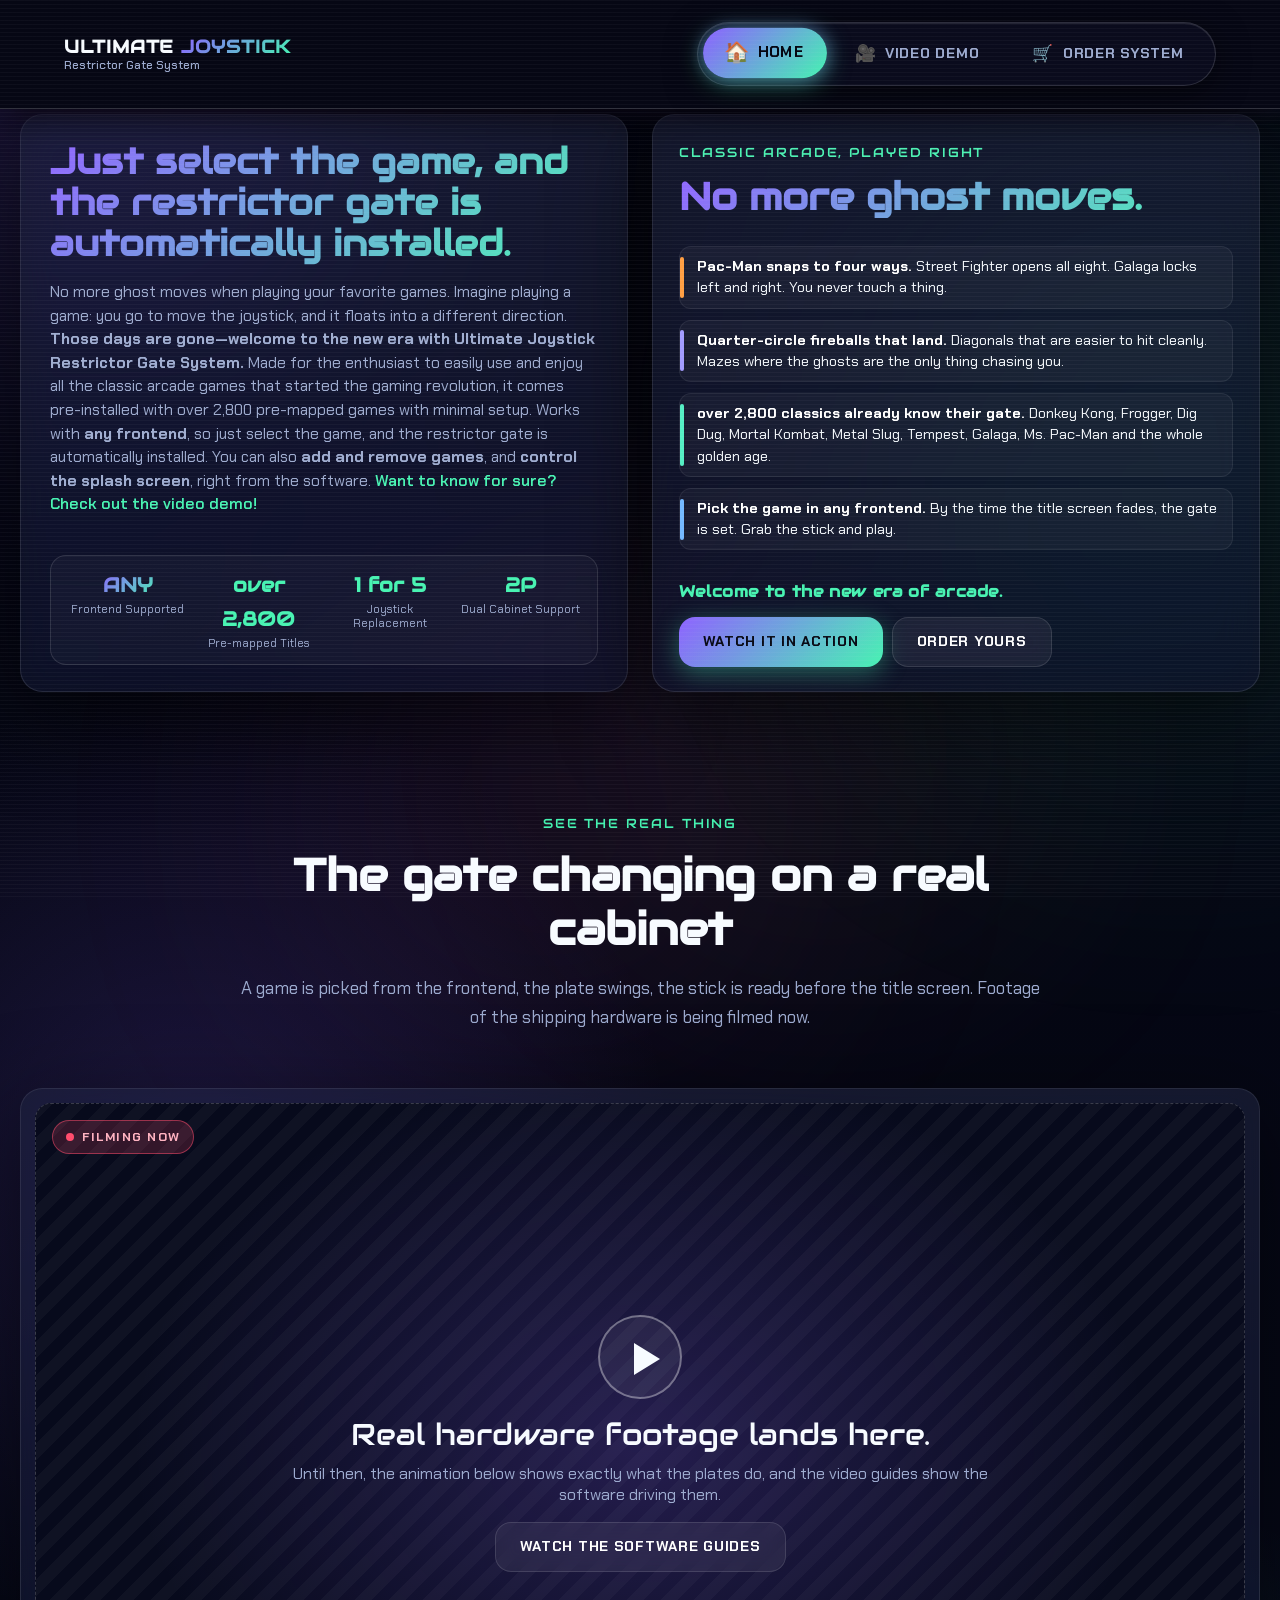
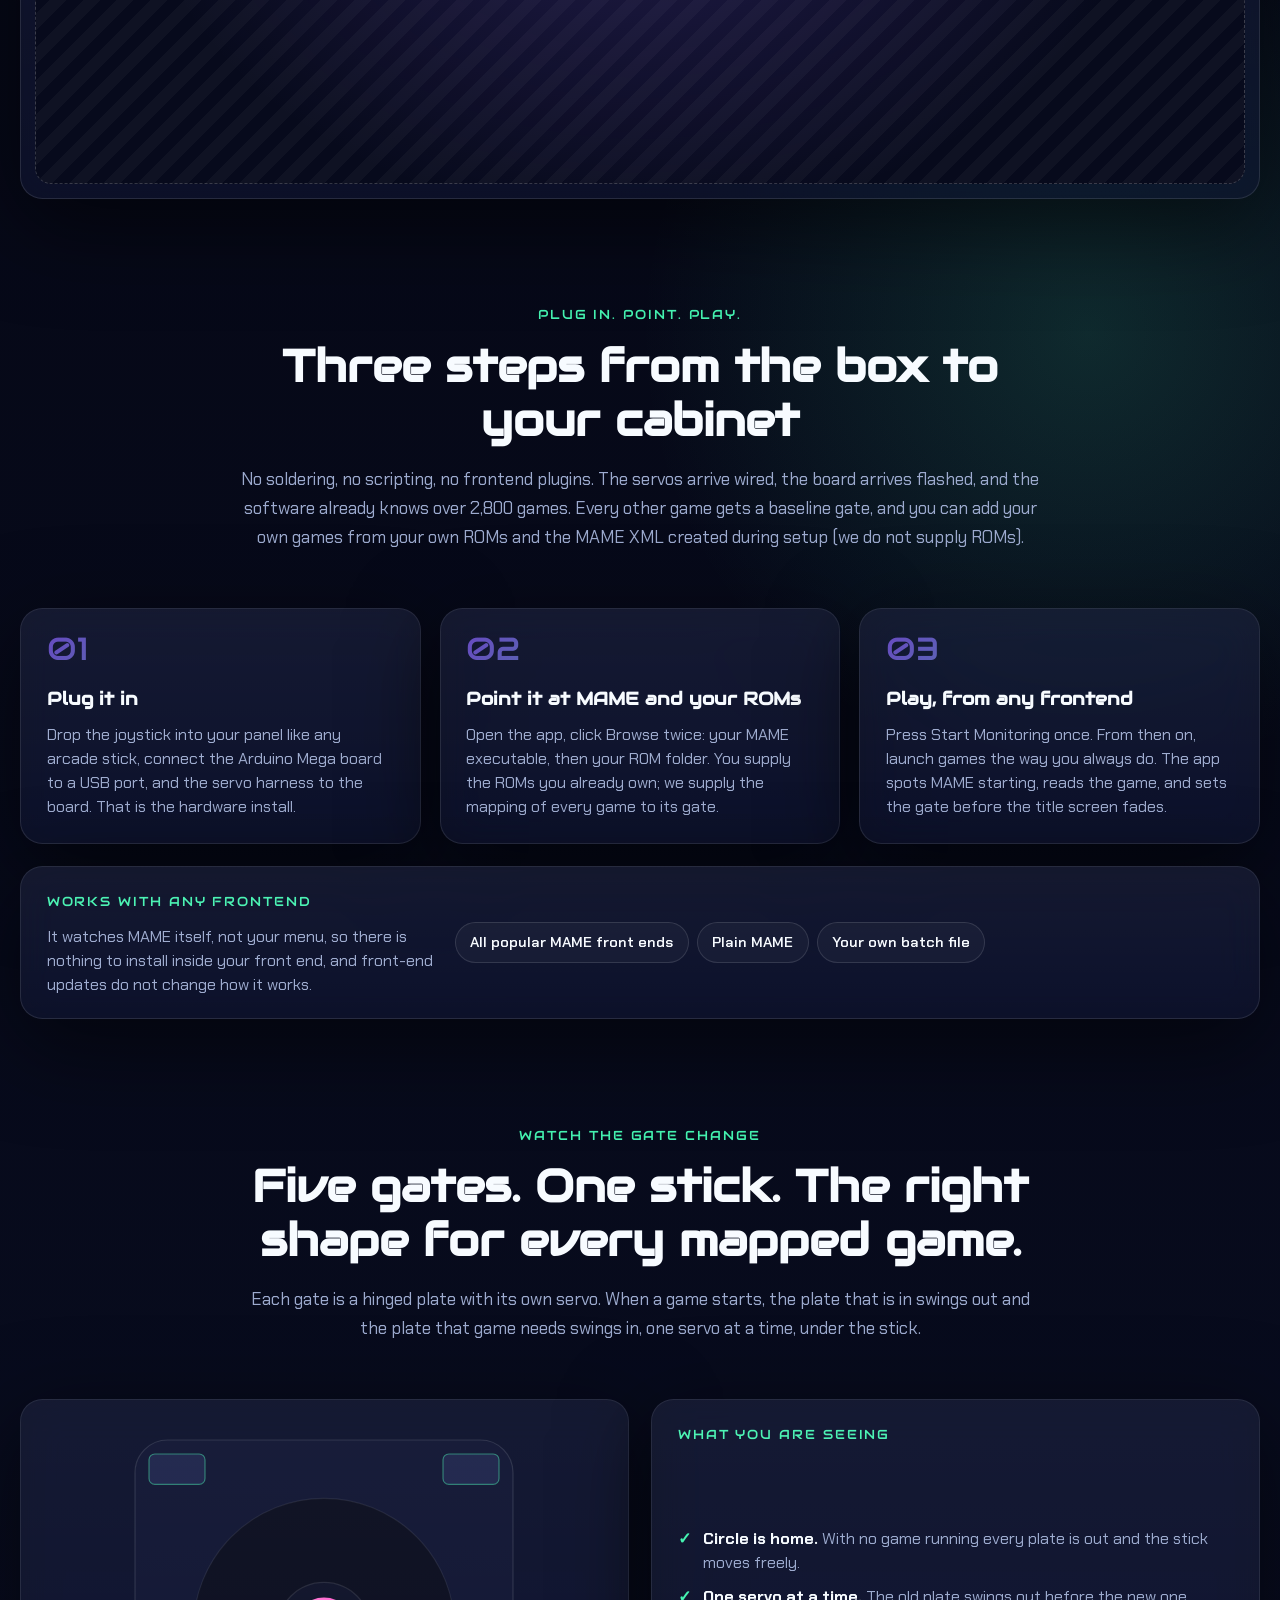
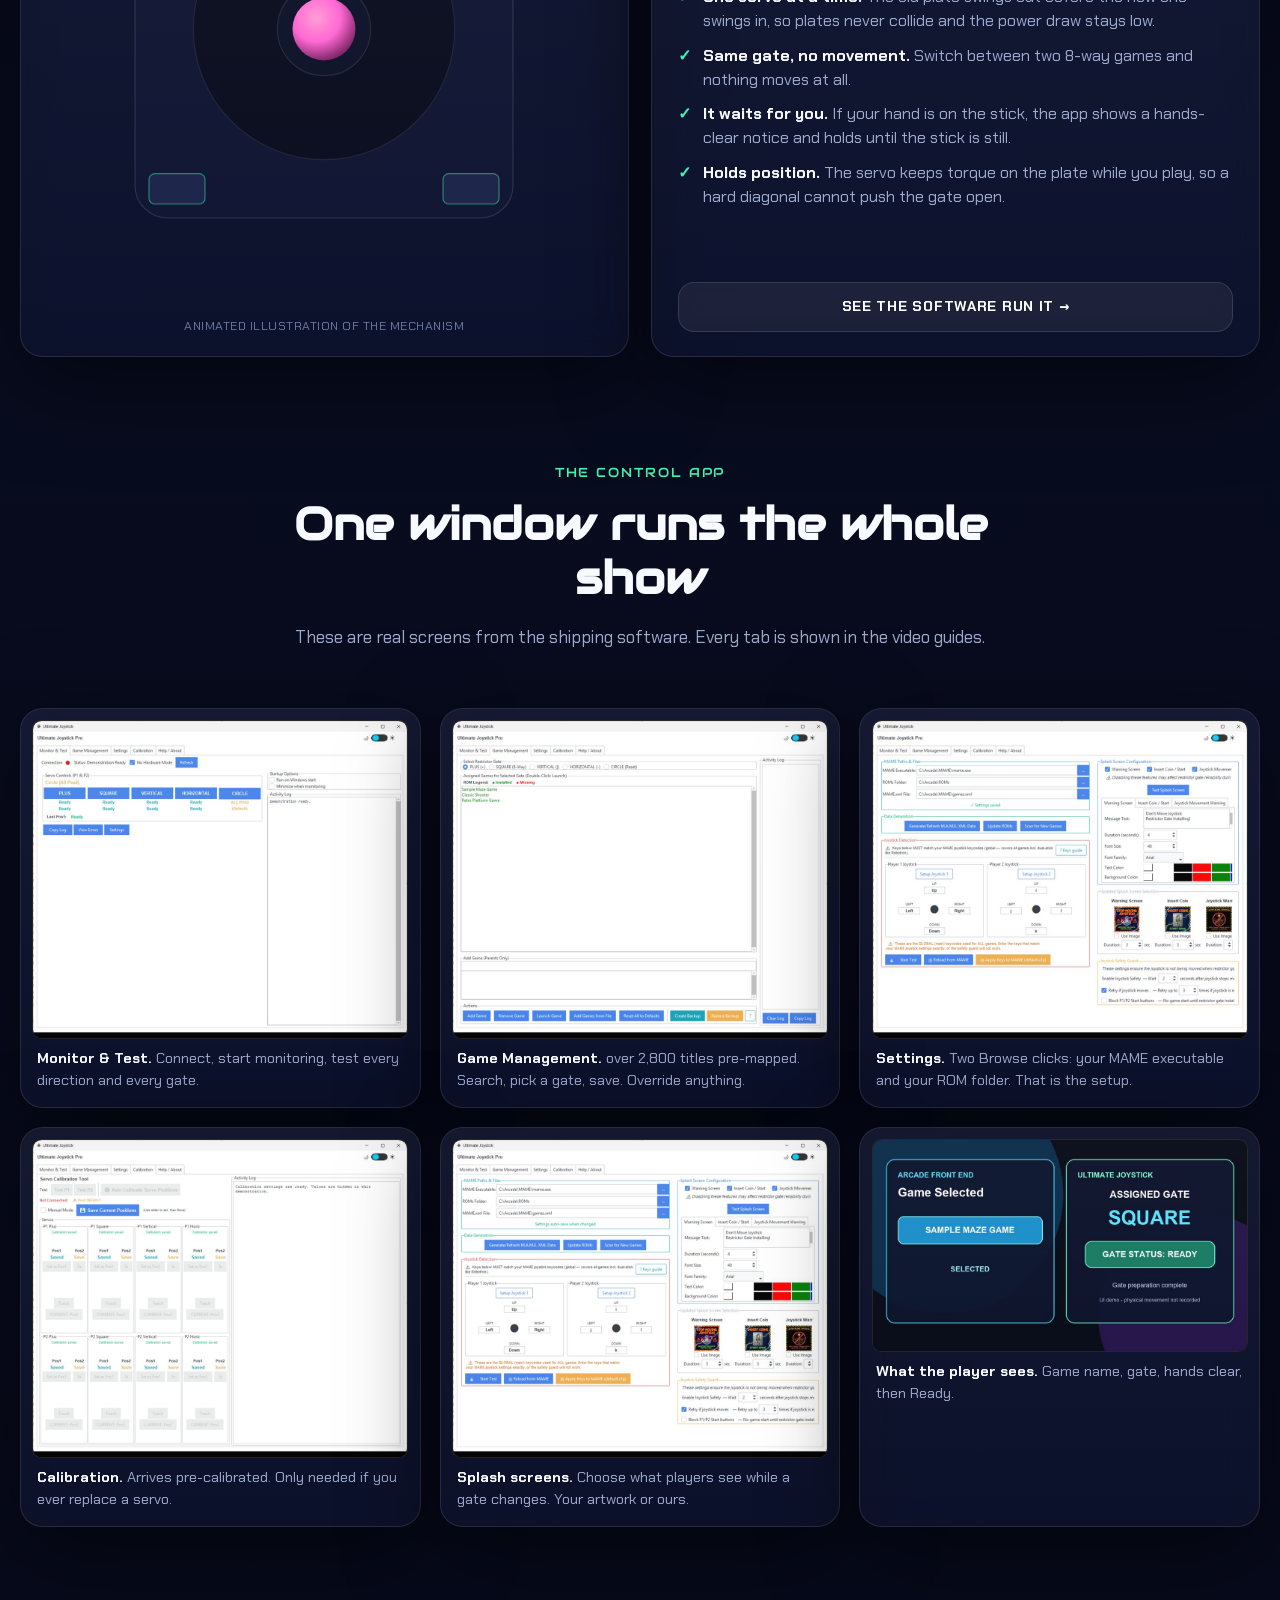
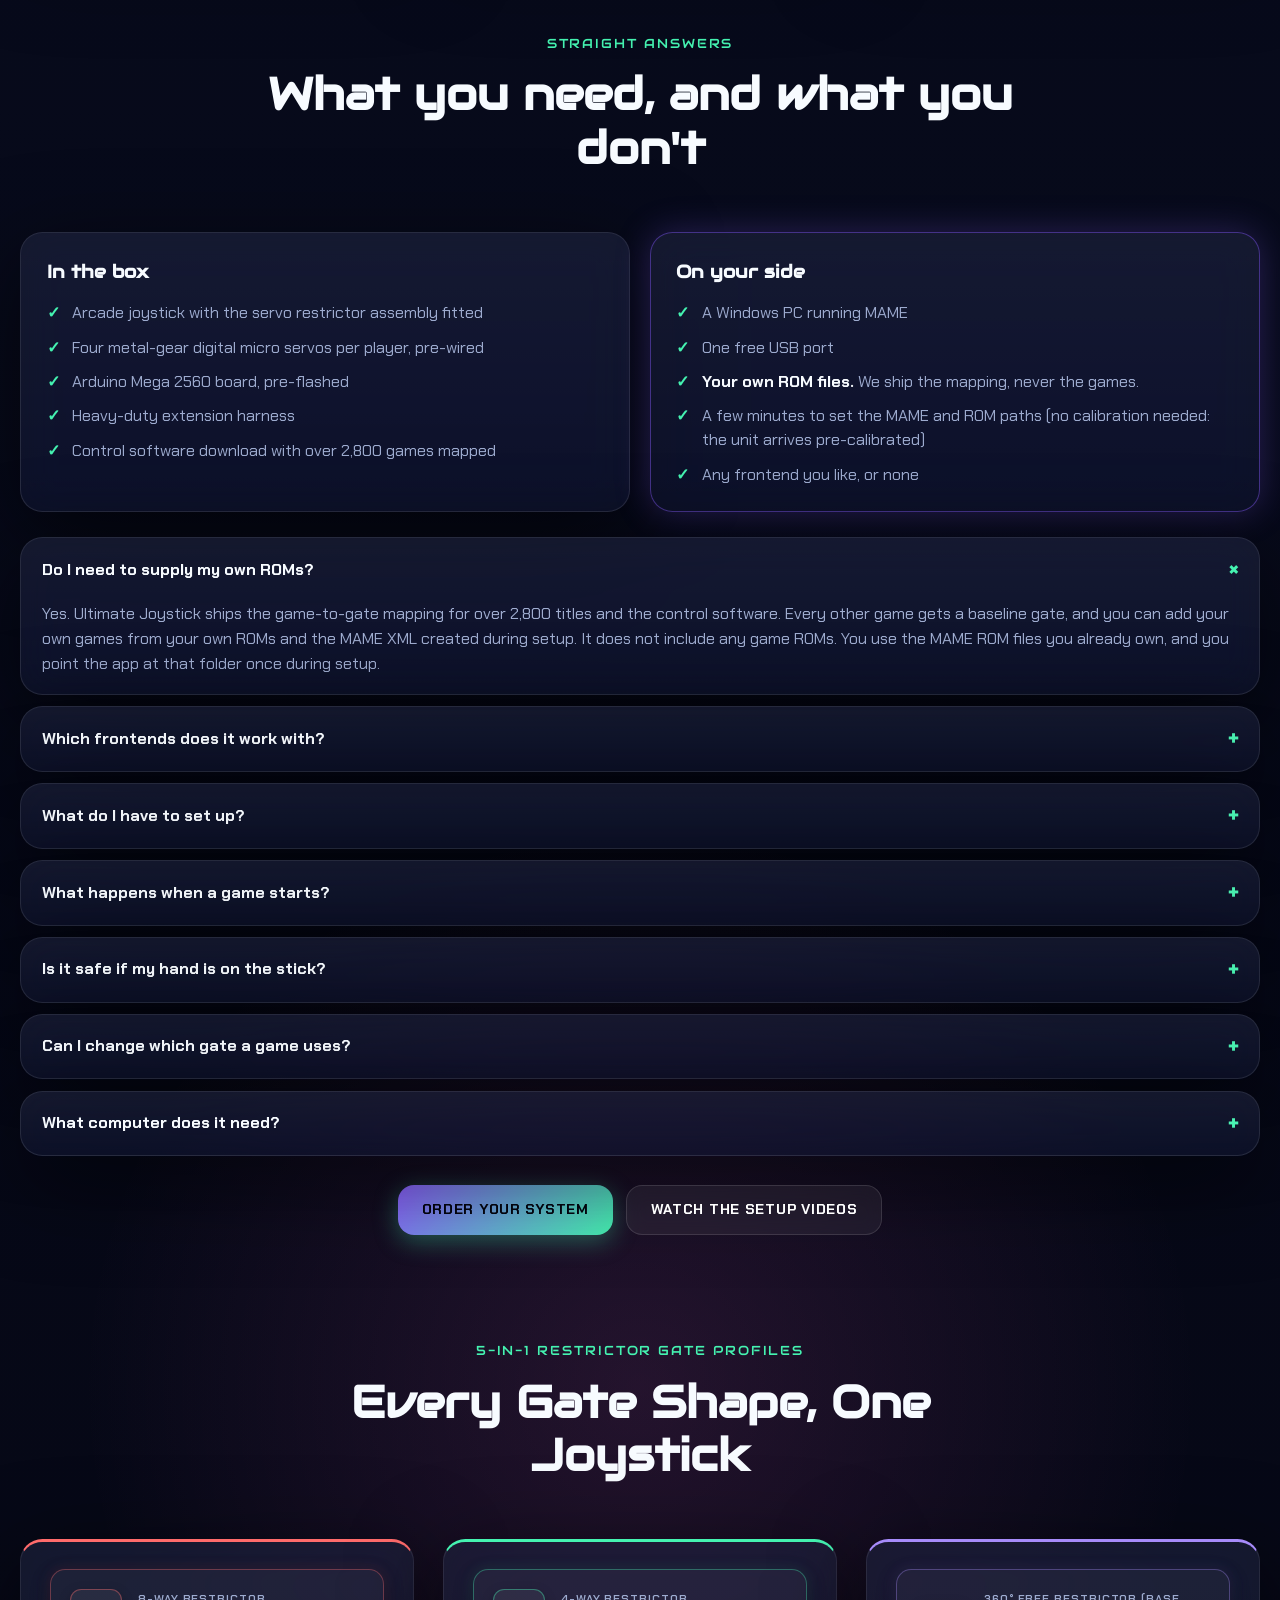
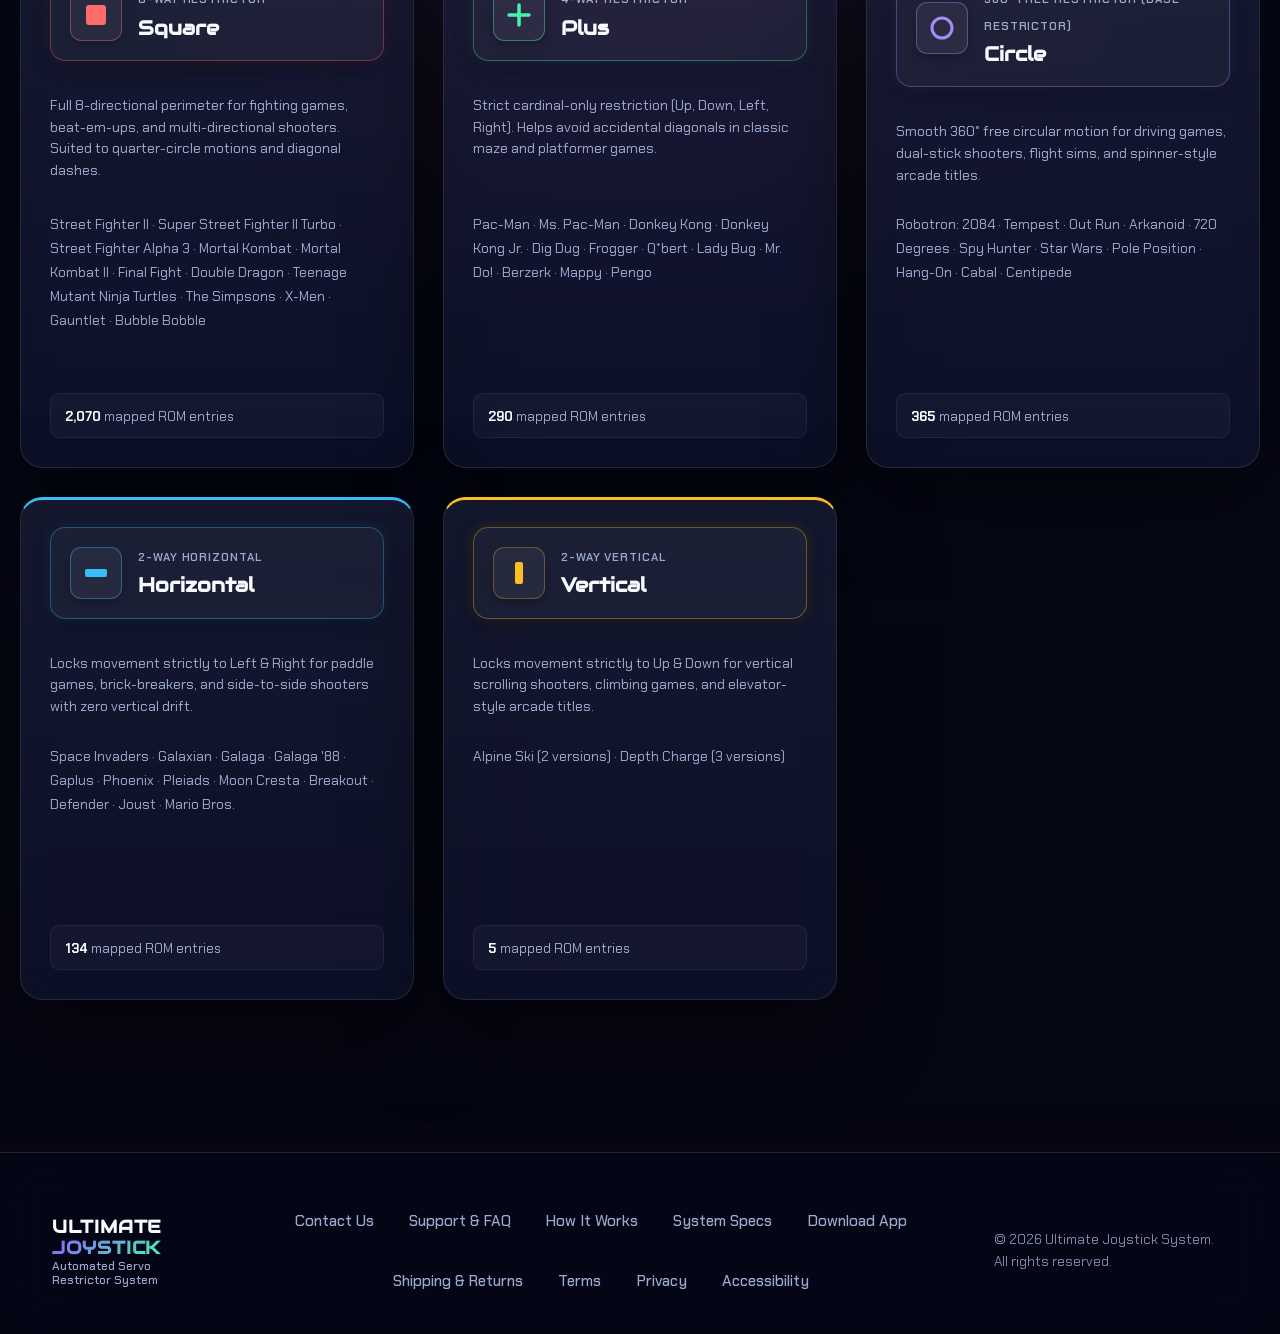
<file: index.html>
<!DOCTYPE html>
<html lang="en">
  <head>
    <meta charset="UTF-8" />
    <meta name="viewport" content="width=device-width, initial-scale=1, viewport-fit=cover" />
    <meta name="description" content="Automated restrictor gates for arcade joysticks: pick a game in any MAME front end and the right gate installs itself. Over 2,800 games pre-mapped." />
    <meta name="robots" content="index, follow, max-image-preview:large, max-video-preview:-1" />
    <meta name="theme-color" content="#060714" />
    <meta property="og:type" content="website" />
    <meta property="og:site_name" content="Ultimate Joystick" />
    <meta property="og:title" content="Ultimate Joystick | Automated Arcade Restrictor Gate System" />
    <meta property="og:description" content="Select the game and the correct restrictor gate installs itself. Automated servo gates for arcade joysticks, over 2,800 games pre-mapped, works with all popular MAME front ends." />
    <meta property="og:image" content="https://ultimatejoystick.com/assets/og/og-home.jpg" />
    <meta property="og:image:width" content="1200" />
    <meta property="og:image:height" content="630" />
    <meta property="og:image:alt" content="Ultimate Joystick: No more ghost moves. Automatic restrictor gate system for arcade joysticks." />
    <meta property="og:url" content="https://ultimatejoystick.com/" />
    <meta name="twitter:card" content="summary_large_image" />
    <meta name="twitter:title" content="Ultimate Joystick | Automated Arcade Restrictor Gate System" />
    <meta name="twitter:description" content="Select the game and the correct restrictor gate installs itself. over 2,800 arcade games pre-mapped." />
    <meta name="twitter:image" content="https://ultimatejoystick.com/assets/og/og-home.jpg" />
    <link rel="canonical" href="https://ultimatejoystick.com/" />
    <title>Ultimate Joystick | Automated Arcade Restrictor Gate System</title>
    <link rel="icon" href="./favicon.svg" type="image/svg+xml" />
    <link rel="icon" href="./favicon.ico" sizes="48x48" />
    <link rel="apple-touch-icon" href="./assets/icons/apple-touch-icon.png" />
    <link rel="manifest" href="./site.webmanifest" />
    <!-- ANALYTICS: paste the Cloudflare Web Analytics (or GA4) snippet here at go-live; see deploy/LAUNCH_READINESS_CHECKLIST.md -->
    <link rel="preconnect" href="https://fonts.googleapis.com" />
    <link rel="preconnect" href="https://fonts.gstatic.com" crossorigin />
    <link href="https://fonts.googleapis.com/css2?family=Audiowide&family=Chakra+Petch:ital,wght@0,400;0,500;0,600;0,700;1,400&display=swap" rel="stylesheet" />
    <link rel="stylesheet" href="./styles.css?v=5d33d1da" />
    <script src="./script.js?v=3404c69c" defer></script>
    <script type="application/ld+json">
      {
        "@context": "https://schema.org",
        "@graph": [
          {
            "@type": "Organization",
            "@id": "https://ultimatejoystick.com/#organization",
            "name": "Ultimate Joystick",
            "url": "https://ultimatejoystick.com/",
            "logo": "https://ultimatejoystick.com/favicon.svg",
            "email": "support@ultimatejoystick.com",
            "contactPoint": {
              "@type": "ContactPoint",
              "contactType": "customer support",
              "email": "support@ultimatejoystick.com",
              "availableLanguage": "English"
            }
          },
          {
            "@type": "WebSite",
            "@id": "https://ultimatejoystick.com/#website",
            "url": "https://ultimatejoystick.com/",
            "name": "Ultimate Joystick",
            "publisher": { "@id": "https://ultimatejoystick.com/#organization" }
          },
          {
            "@type": "Product",
            "@id": "https://ultimatejoystick.com/#product",
            "additionalProperty": [
              { "@type": "PropertyValue", "name": "Gate shapes", "value": "Plus (4-way), Square (8-way), Horizontal (2-way), Vertical (2-way), Circle (free); optional octagonal plate can be swapped in by the user" },
              { "@type": "PropertyValue", "name": "Pre-mapped games", "value": "over 2,800" },
              { "@type": "PropertyValue", "name": "ROMs included", "value": "No - use your own MAME ROM files" }
            ],
            "name": "Ultimate Joystick Restrictor Gate System",
            "description": "Automated servo-driven restrictor gate system for arcade joysticks. Select a game in any frontend and the matching 4-way (plus), 8-way (square), 2-way (horizontal or vertical) or circle gate installs itself. Ships assembled with joystick, servo restrictor assembly, wiring harness, Arduino Mega 2560 board and the control software with over 2,800 pre-mapped games.",
            "image": ["https://ultimatejoystick.com/assets/og/og-home.jpg", "https://ultimatejoystick.com/videos/ultimate-joystick/09-complete-start-to-finish.jpg"],
            "brand": { "@type": "Brand", "name": "Ultimate Joystick" },
            "category": "Arcade cabinet parts",
            "url": "https://ultimatejoystick.com/order.html",
            "offers": {
              "@type": "AggregateOffer",
              "priceCurrency": "USD",
              "lowPrice": "100",
              "highPrice": "200",
              "offerCount": 2,
              "availability": "https://schema.org/InStock",
              "url": "https://ultimatejoystick.com/order.html",
              "seller": { "@id": "https://ultimatejoystick.com/#organization" }
            }
          },
          {
            "@type": "FAQPage",
            "@id": "https://ultimatejoystick.com/#faq",
            "mainEntity": [
              {
                "@type": "Question",
                "name": "Do I need to supply my own ROMs?",
                "acceptedAnswer": {
                  "@type": "Answer",
                  "text": "Yes. Ultimate Joystick ships the game-to-gate mapping for over 2,800 titles and the control software. Every other game gets a baseline gate, and you can add your own games from your own ROMs and the MAME XML created during setup. It does not include any game ROMs. You use the MAME ROM files you already own, and you point the app at that folder once during setup."
                }
              },
              {
                "@type": "Question",
                "name": "Which frontends does it work with?",
                "acceptedAnswer": {
                  "@type": "Answer",
                  "text": "All popular MAME front ends are supported, as well as a batch file or MAME on its own. The app watches the MAME process itself, so there is nothing to install inside your frontend."
                }
              },
              {
                "@type": "Question",
                "name": "What do I have to set up?",
                "acceptedAnswer": {
                  "@type": "Answer",
                  "text": "Plug the controller into a USB port, open the app, click Browse to select your MAME executable and your ROM folder, and start monitoring. The servos arrive wired, the board arrives flashed and the unit arrives pre-calibrated, so there is no calibration step at setup. Calibration is only needed if you ever replace a servo."
                }
              },
              {
                "@type": "Question",
                "name": "What happens when a game starts?",
                "acceptedAnswer": {
                  "@type": "Answer",
                  "text": "The app recognises the game, looks up its gate, swings the current plate out and the new plate in, one servo at a time, and shows a full-screen notice while it moves. When nothing is running the stick rests on the free-circle gate."
                }
              },
              {
                "@type": "Question",
                "name": "Is it safe if my hand is on the stick?",
                "acceptedAnswer": {
                  "@type": "Answer",
                  "text": "The app will not move a plate while it sees the joystick being used. It shows a hands-clear notice, waits, retries, and if the stick is still being held it gives up with a visible message rather than fight you."
                }
              },
              {
                "@type": "Question",
                "name": "Can I change which gate a game uses?",
                "acceptedAnswer": {
                  "@type": "Answer",
                  "text": "Yes. Search the game in the Game Management tab, pick a gate shape, save. Every one of the pre-mapped titles can be overridden, and new games can be added the same way."
                }
              },
              {
                "@type": "Question",
                "name": "What computer does it need?",
                "acceptedAnswer": {
                  "@type": "Answer",
                  "text": "A Windows PC running MAME, one free USB port, and your ROM files. The control app is a single Windows program; no drivers beyond the standard USB-serial driver are needed."
                }
              }
            ]
          },
          {
            "@type": "BreadcrumbList",
            "itemListElement": [
              { "@type": "ListItem", "position": 1, "name": "Home", "item": "https://ultimatejoystick.com/" }
            ]
          }
        ]
      }
    </script>
  </head>
  <body>
    <a class="skip-link" href="#top">Skip to content</a>
    <!-- Ambient Background Lighting Orbs -->
    <div class="bg-shape shape-1" aria-hidden="true"></div>
    <div class="bg-shape shape-2" aria-hidden="true"></div>
    <div class="bg-shape shape-3" aria-hidden="true"></div>
    <div class="bg-shape shape-4" aria-hidden="true"></div>

    <div class="site-shell">
      <!-- Fixed Full-Width Site Header -->
      <header class="site-header">
        <a class="brand" href="./index.html">
          <span class="brand-copy">
            <strong>ULTIMATE <span class="gradient-text">JOYSTICK</span></strong>
            <span class="brand-sub">Restrictor Gate System</span>
          </span>
        </a>
        <nav class="site-nav" aria-label="Primary Navigation">
          <a href="./index.html" class="nav-link active"><span class="nav-icon">🏠</span> Home</a>
          <a href="./video_demo.html" class="nav-link"><span class="nav-icon">🎥</span> Video Demo</a>
          <a href="./order.html" class="nav-link"><span class="nav-icon">🛒</span> Order System</a>
        </nav>
      </header>

      <main id="top">
        <!-- Hero Section -->
        <section class="hero section">
          <div class="hero-copy glass-card">
            <div>
              <h1 class="hero-title">
                <span class="gradient-text">Just select the game, and the restrictor gate is automatically installed.</span>
              </h1>
              <p class="hero-lead">
                No more ghost moves when playing your favorite games. Imagine playing a game: you go to move the joystick, and it floats into a different direction. <strong>Those days are gone—welcome to the new era with Ultimate Joystick Restrictor Gate System.</strong> Made for the enthusiast to easily use and enjoy all the classic arcade games that started the gaming revolution, it comes pre-installed with over 2,800 pre-mapped games with minimal setup. Works with <strong>any frontend</strong>, so just select the game, and the restrictor gate is automatically installed. You can also <strong>add and remove games</strong>, and <strong>control the splash screen</strong>, right from the software. <em style="color: var(--accent-secondary); font-style: normal; font-weight: 600;">Want to know for sure? Check out the video demo!</em>
              </p>
            </div>

            <!-- Stat Signals Bar -->
            <div class="hero-signals" aria-label="Product signals and capabilities">
              <div class="signal-card">
                <span class="signal-value gradient-text">ANY</span>
                <span class="signal-label">Frontend Supported</span>
              </div>
              <div class="signal-card">
                <span class="signal-value">over 2,800</span>
                <span class="signal-label">Pre-mapped Titles</span>
              </div>
              <div class="signal-card">
                <span class="signal-value">1 for 5</span>
                <span class="signal-label">Joystick Replacement</span>
              </div>
              <div class="signal-card">
                <span class="signal-value">2P</span>
                <span class="signal-label">Dual Cabinet Support</span>
              </div>
            </div>
          </div>

          <!-- Hook panel: why this exists, in the player's words -->
          <aside class="hero-interactive-dock">
            <div class="hero-hooks glass-card" aria-labelledby="hero-hooks-title">
              <div class="hero-hooks-header">
                <span class="eyebrow">Classic Arcade, Played Right</span>
                <h2 id="hero-hooks-title" class="gradient-text">No more ghost moves.</h2>
              </div>
              <ul class="hero-hooks-list">
                <li class="hook hook-plus">
                  <strong>Pac-Man snaps to four ways.</strong> Street Fighter opens all eight. Galaga locks left and right. You never touch a thing.
                </li>
                <li class="hook hook-square">
                  <strong>Quarter-circle fireballs that land.</strong> Diagonals that are easier to hit cleanly. Mazes where the ghosts are the only thing chasing you.
                </li>
                <li class="hook hook-circle">
                  <strong>over 2,800 classics already know their gate.</strong> Donkey Kong, Frogger, Dig Dug, Mortal Kombat, Metal Slug, Tempest, Galaga, Ms. Pac-Man and the whole golden age.
                </li>
                <li class="hook hook-vertical">
                  <strong>Pick the game in any frontend.</strong> By the time the title screen fades, the gate is set. Grab the stick and play.
                </li>
              </ul>
              <div class="hero-hooks-footer">
                <span class="hero-hooks-tag">Welcome to the new era of arcade.</span>
                <div class="hero-hooks-actions">
                  <a class="button button-primary button-glow" href="./video_demo.html">Watch it in action</a>
                  <a class="button button-secondary button-glow" href="./order.html">Order yours</a>
                </div>
              </div>
            </div>
          </aside>
        </section>



        <!-- Reserved: real hardware footage. Drop the clip at videos/hardware/gate-change.mp4 (+ .jpg poster)
             and replace the .video-slot-placeholder block with:
             <video class="video-slot-player" controls playsinline preload="metadata" poster="./videos/hardware/gate-change.jpg" width="1280" height="720">
               <source src="./videos/hardware/gate-change.mp4" type="video/mp4" />
             </video>
             then add a VideoObject for it to the JSON-LD graph. -->
        <section id="see-the-real-thing" class="section section-video-slot">
          <div class="section-heading">
            <span class="eyebrow">See The Real Thing</span>
            <h2>The gate changing on a real cabinet</h2>
            <p>A game is picked from the frontend, the plate swings, the stick is ready before the title screen. Footage of the shipping hardware is being filmed now.</p>
          </div>
          <div class="video-slot glass-card">
            <div class="video-slot-placeholder" role="group" aria-label="Video of the physical joystick changing its restrictor gate, being filmed">
              <div class="video-slot-badge">Filming now</div>
              <div class="video-slot-play" aria-hidden="true"></div>
              <p class="video-slot-text">Real hardware footage lands here.<br /><span>Until then, the animation below shows exactly what the plates do, and the video guides show the software driving them.</span></p>
              <a class="button button-secondary button-glow" href="./video_demo.html">Watch the software guides</a>
            </div>
          </div>
        </section>

        <!-- How it works -->
        <section id="how-it-works" class="section">
          <div class="section-heading">
            <span class="eyebrow">Plug In. Point. Play.</span>
            <h2>Three steps from the box to your cabinet</h2>
            <p>No soldering, no scripting, no frontend plugins. The servos arrive wired, the board arrives flashed, and the software already knows over 2,800 games. Every other game gets a baseline gate, and you can add your own games from your own ROMs and the MAME XML created during setup (we do not supply ROMs).</p>
          </div>
          <div class="steps-grid">
            <article class="step-card glass-card">
              <span class="step-num">01</span>
              <h3>Plug it in</h3>
              <p>Drop the joystick into your panel like any arcade stick, connect the Arduino Mega board to a USB port, and the servo harness to the board. That is the hardware install.</p>
            </article>
            <article class="step-card glass-card">
              <span class="step-num">02</span>
              <h3>Point it at MAME and your ROMs</h3>
              <p>Open the app, click Browse twice: your MAME executable, then your ROM folder. You supply the ROMs you already own; we supply the mapping of every game to its gate.</p>
            </article>
            <article class="step-card glass-card">
              <span class="step-num">03</span>
              <h3>Play, from any frontend</h3>
              <p>Press Start Monitoring once. From then on, launch games the way you always do. The app spots MAME starting, reads the game, and sets the gate before the title screen fades.</p>
            </article>
          </div>
          <div class="frontend-strip glass-card" aria-label="Frontends that work with Ultimate Joystick">
            <div class="frontend-strip-copy">
              <span class="eyebrow">Works With Any Frontend</span>
              <p>It watches MAME itself, not your menu, so there is nothing to install inside your front end, and front-end updates do not change how it works.</p>
            </div>
            <ul class="frontend-pills">
              <li>All popular MAME front ends</li><li>Plain MAME</li><li>Your own batch file</li>
            </ul>
          </div>
        </section>

        <!-- Animated gate demo -->
        <section id="see-it-move" class="section">
          <div class="section-heading">
            <span class="eyebrow">Watch The Gate Change</span>
            <h2>Five gates. One stick. The right shape for every mapped game.</h2>
            <p>Each gate is a hinged plate with its own servo. When a game starts, the plate that is in swings out and the plate that game needs swings in, one servo at a time, under the stick.</p>
          </div>
          <div class="gate-demo-grid">
            <figure class="gate-demo glass-card" aria-describedby="gate-demo-caption">
              <svg class="gate-demo-svg" viewBox="0 0 360 360" role="img" aria-label="Top-down view of the joystick: restrictor plates swinging in and out as games change">
                <defs>
                  <radialGradient id="ballGrad" cx="38%" cy="32%" r="70%">
                    <stop offset="0%" stop-color="#ff9ad5" />
                    <stop offset="55%" stop-color="#ff63d1" />
                    <stop offset="100%" stop-color="#7a1f63" />
                  </radialGradient>
                  <linearGradient id="plateGrad" x1="0" y1="0" x2="1" y2="1">
                    <stop offset="0%" stop-color="#2a3566" />
                    <stop offset="100%" stop-color="#141a3a" />
                  </linearGradient>
                </defs>
                <!-- base plate -->
                <rect x="18" y="18" width="324" height="324" rx="28" fill="#0d1230" stroke="rgba(255,255,255,0.12)" />
                <circle cx="180" cy="180" r="112" fill="#070a1c" stroke="rgba(255,255,255,0.08)" />
                <g fill="#2f3a6a"><circle cx="44" cy="44" r="7"/><circle cx="316" cy="44" r="7"/><circle cx="44" cy="316" r="7"/><circle cx="316" cy="316" r="7"/></g>
                <!-- servo bodies at the corners -->
                <g class="servo"><rect x="30" y="30" width="48" height="26" rx="5"/><rect x="30" y="30" width="48" height="26" rx="5" fill="none" stroke="rgba(69,243,177,0.45)"/></g>
                <g class="servo"><rect x="282" y="30" width="48" height="26" rx="5"/><rect x="282" y="30" width="48" height="26" rx="5" fill="none" stroke="rgba(69,243,177,0.45)"/></g>
                <g class="servo"><rect x="30" y="304" width="48" height="26" rx="5"/><rect x="30" y="304" width="48" height="26" rx="5" fill="none" stroke="rgba(69,243,177,0.45)"/></g>
                <g class="servo"><rect x="282" y="304" width="48" height="26" rx="5"/><rect x="282" y="304" width="48" height="26" rx="5" fill="none" stroke="rgba(69,243,177,0.45)"/></g>
                <!-- plates (pivot at the servo in each corner) -->
                <g class="plate plate-plus"><path fill="url(#plateGrad)" stroke="#8c61ff" stroke-width="2" fill-rule="evenodd" d="M95 95 H265 V265 H95 Z M158 116 H202 V158 H244 V202 H202 V244 H158 V202 H116 V158 H158 Z" /></g>
                <g class="plate plate-square"><path fill="url(#plateGrad)" stroke="#a29bfe" stroke-width="2" fill-rule="evenodd" d="M95 95 H265 V265 H95 Z M116 116 H244 V244 H116 Z" /></g>
                <g class="plate plate-horizontal"><path fill="url(#plateGrad)" stroke="#ffd76d" stroke-width="2" fill-rule="evenodd" d="M95 95 H265 V265 H95 Z M116 160 H244 V200 H116 Z" /></g>
                <g class="plate plate-vertical"><path fill="url(#plateGrad)" stroke="#74b9ff" stroke-width="2" fill-rule="evenodd" d="M95 95 H265 V265 H95 Z M160 116 H200 V244 H160 Z" /></g>
                <!-- shaft and ball top -->
                <circle cx="180" cy="180" r="40" fill="#0b0f26" stroke="rgba(255,255,255,0.1)" />
                <circle cx="180" cy="180" r="13" fill="#3d4a7e" />
                <circle class="ball" cx="180" cy="180" r="27" fill="url(#ballGrad)" />
              </svg>
              <figcaption id="gate-demo-caption" class="gate-demo-caption">
                <span class="gate-label gate-label-circle"><strong>CIRCLE</strong> free 360&deg; &middot; nothing running, Tempest, Spy Hunter, Marble Madness</span>
                <span class="gate-label gate-label-plus"><strong>PLUS</strong> 4-way &middot; Pac-Man, Donkey Kong, Frogger</span>
                <span class="gate-label gate-label-square"><strong>SQUARE</strong> 8-way &middot; Street Fighter II, Metal Slug, Mortal Kombat</span>
                <span class="gate-label gate-label-horizontal"><strong>HORIZONTAL</strong> 2-way &middot; Galaga, Space Invaders, Arkanoid</span>
                <span class="gate-label gate-label-vertical"><strong>VERTICAL</strong> 2-way &middot; Depth Charge, Alpine Ski</span>
              </figcaption>
              <span class="gate-demo-note">Animated illustration of the mechanism</span>
            </figure>
            <div class="gate-demo-copy glass-card">
              <span class="eyebrow">What You Are Seeing</span>
              <ul class="checklist">
                <li><strong>Circle is home.</strong> With no game running every plate is out and the stick moves freely.</li>
                <li><strong>One servo at a time.</strong> The old plate swings out before the new one swings in, so plates never collide and the power draw stays low.</li>
                <li><strong>Same gate, no movement.</strong> Switch between two 8-way games and nothing moves at all.</li>
                <li><strong>It waits for you.</strong> If your hand is on the stick, the app shows a hands-clear notice and holds until the stick is still.</li>
                <li><strong>Holds position.</strong> The servo keeps torque on the plate while you play, so a hard diagonal cannot push the gate open.</li>
              </ul>
              <a class="button button-secondary button-glow" href="./video_demo.html">See the software run it &rarr;</a>
            </div>
          </div>
        </section>

        <!-- The control app -->
        <section id="interface" class="section">
          <div class="section-heading">
            <span class="eyebrow">The Control App</span>
            <h2>One window runs the whole show</h2>
            <p>These are real screens from the shipping software. Every tab is shown in the video guides.</p>
          </div>
          <div class="app-gallery">
            <figure class="app-shot glass-card">
              <a href="./assets/app/monitor-and-test.jpg"><img src="./assets/app/monitor-and-test.jpg" width="1000" height="846" loading="lazy" alt="Monitor and Test tab: connection status, Start Monitoring, joystick direction indicators and the five gate test buttons" /></a>
              <figcaption><strong>Monitor &amp; Test.</strong> Connect, start monitoring, test every direction and every gate.</figcaption>
            </figure>
            <figure class="app-shot glass-card">
              <a href="./assets/app/game-management.jpg"><img src="./assets/app/game-management.jpg" width="1000" height="846" loading="lazy" alt="Game Management tab: search field, game list with assigned gates, and gate selector" /></a>
              <figcaption><strong>Game Management.</strong> over 2,800 titles pre-mapped. Search, pick a gate, save. Override anything.</figcaption>
            </figure>
            <figure class="app-shot glass-card">
              <a href="./assets/app/settings-paths.jpg"><img src="./assets/app/settings-paths.jpg" width="1000" height="846" loading="lazy" alt="Settings tab: Browse buttons for the MAME executable and the ROM folder" /></a>
              <figcaption><strong>Settings.</strong> Two Browse clicks: your MAME executable and your ROM folder. That is the setup.</figcaption>
            </figure>
            <figure class="app-shot glass-card">
              <a href="./assets/app/calibration.jpg"><img src="./assets/app/calibration.jpg" width="1000" height="846" loading="lazy" alt="Calibration tab, used only after a servo replacement: per-servo teach buttons for the engaged and released positions" /></a>
              <figcaption><strong>Calibration.</strong> Arrives pre-calibrated. Only needed if you ever replace a servo.</figcaption>
            </figure>
            <figure class="app-shot glass-card">
              <a href="./assets/app/splash-settings.jpg"><img src="./assets/app/splash-settings.jpg" width="1000" height="846" loading="lazy" alt="Splash screen settings: enable, choose image or text, preview" /></a>
              <figcaption><strong>Splash screens.</strong> Choose what players see while a gate changes. Your artwork or ours.</figcaption>
            </figure>
            <figure class="app-shot glass-card">
              <a href="./assets/app/gate-splash.jpg"><img src="./assets/app/gate-splash.jpg" width="1000" height="562" loading="lazy" alt="Full-screen splash naming the selected game and its assigned gate while the plate moves" /></a>
              <figcaption><strong>What the player sees.</strong> Game name, gate, hands clear, then Ready.</figcaption>
            </figure>
          </div>
        </section>

        <!-- What you need + FAQ -->
        <section id="requirements" class="section">
          <div class="section-heading">
            <span class="eyebrow">Straight Answers</span>
            <h2>What you need, and what you don't</h2>
          </div>
          <div class="needs-grid">
            <article class="needs-card glass-card">
              <h3>In the box</h3>
              <ul class="checklist">
                <li>Arcade joystick with the servo restrictor assembly fitted</li>
                <li>Four metal-gear digital micro servos per player, pre-wired</li>
                <li>Arduino Mega 2560 board, pre-flashed</li>
                <li>Heavy-duty extension harness</li>
                <li>Control software download with over 2,800 games mapped</li>
              </ul>
            </article>
            <article class="needs-card glass-card needs-card-accent">
              <h3>On your side</h3>
              <ul class="checklist">
                <li>A Windows PC running MAME</li>
                <li>One free USB port</li>
                <li><strong>Your own ROM files.</strong> We ship the mapping, never the games.</li>
                <li>A few minutes to set the MAME and ROM paths (no calibration needed: the unit arrives pre-calibrated)</li>
                <li>Any frontend you like, or none</li>
              </ul>
            </article>
          </div>
          <div id="faq" class="faq-list">
            <details class="faq-item glass-card" open>
              <summary>Do I need to supply my own ROMs?</summary>
              <p>Yes. Ultimate Joystick ships the game-to-gate mapping for over 2,800 titles and the control software. Every other game gets a baseline gate, and you can add your own games from your own ROMs and the MAME XML created during setup. It does not include any game ROMs. You use the MAME ROM files you already own, and you point the app at that folder once during setup.</p>
            </details>
            <details class="faq-item glass-card">
              <summary>Which frontends does it work with?</summary>
              <p>All popular MAME front ends are supported, as well as a batch file or MAME on its own. The app watches the MAME process itself, so there is nothing to install inside your frontend.</p>
            </details>
            <details class="faq-item glass-card">
              <summary>What do I have to set up?</summary>
              <p>Plug the controller into a USB port, open the app, click Browse to select your MAME executable and your ROM folder, and start monitoring. The servos arrive wired, the board arrives flashed and the unit arrives pre-calibrated, so there is no calibration step at setup. Calibration is only needed if you ever replace a servo.</p>
            </details>
            <details class="faq-item glass-card">
              <summary>What happens when a game starts?</summary>
              <p>The app recognises the game, looks up its gate, swings the current plate out and the new plate in, one servo at a time, and shows a full-screen notice while it moves. When nothing is running the stick rests on the free-circle gate.</p>
            </details>
            <details class="faq-item glass-card">
              <summary>Is it safe if my hand is on the stick?</summary>
              <p>The app will not move a plate while it sees the joystick being used. It shows a hands-clear notice, waits, retries, and if the stick is still being held it gives up with a visible message rather than fight you.</p>
            </details>
            <details class="faq-item glass-card">
              <summary>Can I change which gate a game uses?</summary>
              <p>Yes. Search the game in the Game Management tab, pick a gate shape, save. Every one of the pre-mapped titles can be overridden, and new games can be added the same way.</p>
            </details>
            <details class="faq-item glass-card">
              <summary>What computer does it need?</summary>
              <p>A Windows PC running MAME, one free USB port, and your ROM files. The control app is a single Windows program; no drivers beyond the standard USB-serial driver are needed.</p>
            </details>
          </div>
          <div class="section-cta">
            <a class="button button-primary button-glow" href="./order.html">Order your system</a>
            <a class="button button-secondary button-glow" href="./video_demo.html">Watch the setup videos</a>
          </div>
        </section>

        <!-- 5 Restrictor Gate Showcase -->
        <section id="gates" class="section">
          <div class="section-heading">
            <span class="eyebrow">5-in-1 Restrictor Gate Profiles</span>
            <h2>Every Gate Shape, One Joystick</h2>
          </div>

          <div class="gate-grid">
            <!-- SQUARE (8-Way) -->
            <article class="gate-showcase-card glass-card accent-square">
              <div class="gate-card-header">
                <div class="gate-icon-box">
                  <svg width="28" height="28" viewBox="0 0 28 28" fill="currentColor"><rect x="4" y="4" width="20" height="20" rx="3"/></svg>
                </div>
                <div>
                  <span class="gate-tag">8-Way Restrictor</span>
                  <h3>Square</h3>
                </div>
              </div>
              <p class="gate-card-desc">Full 8-directional perimeter for fighting games, beat-em-ups, and multi-directional shooters. Suited to quarter-circle motions and diagonal dashes.</p>
              <div class="gate-game-list" tabindex="0" role="region" aria-label="Square gate games">
                Street Fighter II · Super Street Fighter II Turbo · Street Fighter Alpha 3 · Mortal Kombat · Mortal Kombat II · Final Fight · Double Dragon · Teenage Mutant Ninja Turtles · The Simpsons · X-Men · Gauntlet · Bubble Bobble
              </div>
              <div class="gate-card-footer"><strong>2,070</strong> mapped ROM entries</div>
            </article>

            <!-- PLUS (4-Way) -->
            <article class="gate-showcase-card glass-card accent-plus">
              <div class="gate-card-header">
                <div class="gate-icon-box">
                  <svg width="28" height="28" viewBox="0 0 28 28" fill="none" stroke="currentColor" stroke-width="3.5" stroke-linecap="round"><line x1="14" y1="4" x2="14" y2="24"/><line x1="4" y1="14" x2="24" y2="14"/></svg>
                </div>
                <div>
                  <span class="gate-tag">4-Way Restrictor</span>
                  <h3>Plus</h3>
                </div>
              </div>
              <p class="gate-card-desc">Strict cardinal-only restriction (Up, Down, Left, Right). Helps avoid accidental diagonals in classic maze and platformer games.</p>
              <div class="gate-game-list" tabindex="0" role="region" aria-label="Plus gate games">
                Pac-Man · Ms. Pac-Man · Donkey Kong · Donkey Kong Jr. · Dig Dug · Frogger · Q*bert · Lady Bug · Mr. Do! · Berzerk · Mappy · Pengo
              </div>
              <div class="gate-card-footer"><strong>290</strong> mapped ROM entries</div>
            </article>

            <!-- CIRCLE (360° Free) -->
            <article class="gate-showcase-card glass-card accent-circle">
              <div class="gate-card-header">
                <div class="gate-icon-box">
                  <svg width="28" height="28" viewBox="0 0 28 28" fill="none" stroke="currentColor" stroke-width="3"><circle cx="14" cy="14" r="10"/></svg>
                </div>
                <div>
                  <span class="gate-tag">360° Free Restrictor (Base Restrictor)</span>
                  <h3>Circle</h3>
                </div>
              </div>
              <p class="gate-card-desc">Smooth 360° free circular motion for driving games, dual-stick shooters, flight sims, and spinner-style arcade titles.</p>
              <div class="gate-game-list" tabindex="0" role="region" aria-label="Circle gate games">
                Robotron: 2084 · Tempest · Out Run · Arkanoid · 720 Degrees · Spy Hunter · Star Wars · Pole Position · Hang-On · Cabal · Centipede
              </div>
              <div class="gate-card-footer"><strong>365</strong> mapped ROM entries</div>
            </article>

            <!-- HORIZONTAL (2-Way) -->
            <article class="gate-showcase-card glass-card accent-horizontal">
              <div class="gate-card-header">
                <div class="gate-icon-box">
                  <svg width="28" height="28" viewBox="0 0 28 28" fill="currentColor"><rect x="3" y="10" width="22" height="8" rx="2"/></svg>
                </div>
                <div>
                  <span class="gate-tag">2-Way Horizontal</span>
                  <h3>Horizontal</h3>
                </div>
              </div>
              <p class="gate-card-desc">Locks movement strictly to Left &amp; Right for paddle games, brick-breakers, and side-to-side shooters with zero vertical drift.</p>
              <div class="gate-game-list" tabindex="0" role="region" aria-label="Horizontal gate games">
                Space Invaders · Galaxian · Galaga · Galaga '88 · Gaplus · Phoenix · Pleiads · Moon Cresta · Breakout · Defender · Joust · Mario Bros.
              </div>
              <div class="gate-card-footer"><strong>134</strong> mapped ROM entries</div>
            </article>

            <!-- VERTICAL (2-Way) -->
            <article class="gate-showcase-card glass-card accent-vertical">
              <div class="gate-card-header">
                <div class="gate-icon-box">
                  <svg width="28" height="28" viewBox="0 0 28 28" fill="currentColor"><rect x="10" y="3" width="8" height="22" rx="2"/></svg>
                </div>
                <div>
                  <span class="gate-tag">2-Way Vertical</span>
                  <h3>Vertical</h3>
                </div>
              </div>
              <p class="gate-card-desc">Locks movement strictly to Up &amp; Down for vertical scrolling shooters, climbing games, and elevator-style arcade titles.</p>
              <div class="gate-game-list" tabindex="0" role="region" aria-label="Vertical gate games">
                Alpine Ski (2 versions) · Depth Charge (3 versions)
              </div>
              <div class="gate-card-footer"><strong>5</strong> mapped ROM entries</div>
            </article>


          </div>
        </section>
      </main>

      <!-- Standard Normal Size Site Footer -->
      <footer class="site-footer">
        <div class="footer-inner">
          <div class="footer-brand">
            <a class="brand" href="./index.html">
              <span class="brand-copy">
                <strong>ULTIMATE <span class="gradient-text">JOYSTICK</span></strong>
                <span class="brand-sub">Automated Servo Restrictor System</span>
              </span>
            </a>
          </div>

          <nav class="footer-nav" aria-label="Footer Navigation">
            <a href="mailto:support@ultimatejoystick.com">Contact Us</a>
            <a href="./index.html#faq">Support &amp; FAQ</a>
            <a href="./index.html#how-it-works">How It Works</a>
            <a href="./order.html#specs">System Specs</a>
            <a href="./download.html">Download App</a>
            <a href="./policies.html">Shipping &amp; Returns</a>
            <a href="./terms.html">Terms</a>
            <a href="./privacy.html">Privacy</a>
            <a href="./accessibility.html">Accessibility</a>
          </nav>

          <div class="footer-copyright">
            <p>&copy; 2026 Ultimate Joystick System. All rights reserved.</p>
          </div>
        </div>
      </footer>
    </div>
  </body>
</html>
</file>
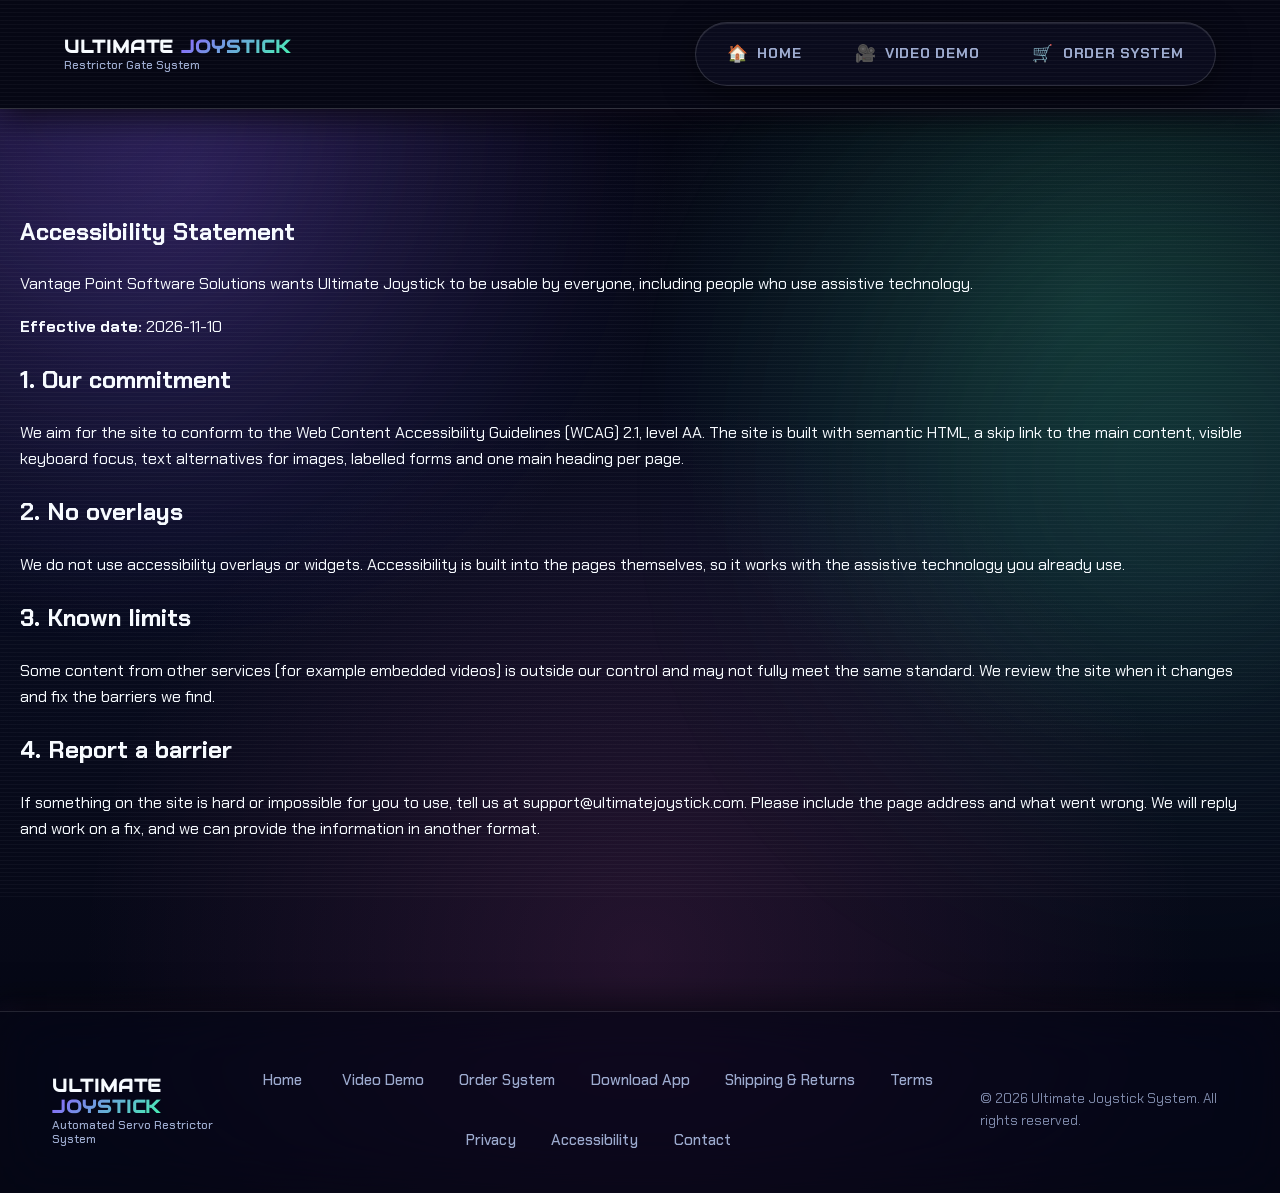
<file: accessibility.html>
<!DOCTYPE html>
<html lang="en">
  <head>
    <meta charset="UTF-8" />
    <meta name="viewport" content="width=device-width, initial-scale=1, viewport-fit=cover" />
    <meta name="description" content="Accessibility statement of Ultimate Joystick: our WCAG 2.1 AA commitment, how this site is built, and how to report an accessibility barrier." />
    <meta name="robots" content="index, follow" />
    <meta name="theme-color" content="#060714" />
    <meta property="og:type" content="website" />
    <meta property="og:site_name" content="Ultimate Joystick" />
    <meta property="og:title" content="Accessibility Statement (WCAG 2.1 AA) | Ultimate Joystick" />
    <meta property="og:description" content="Accessibility statement of Ultimate Joystick: our WCAG 2.1 AA commitment, how this site is built, and how to report an accessibility barrier." />
    <meta property="og:image" content="https://ultimatejoystick.com/assets/og/og-home.jpg" />
    <meta property="og:url" content="https://ultimatejoystick.com/accessibility.html" />
    <meta name="twitter:card" content="summary_large_image" />
    <meta name="twitter:image" content="https://ultimatejoystick.com/assets/og/og-home.jpg" />
    <link rel="canonical" href="https://ultimatejoystick.com/accessibility.html" />
    <title>Accessibility Statement (WCAG 2.1 AA) | Ultimate Joystick</title>
    <link rel="icon" href="./favicon.svg" type="image/svg+xml" />
    <link rel="icon" href="./favicon.ico" sizes="48x48" />
    <link rel="apple-touch-icon" href="./assets/icons/apple-touch-icon.png" />
    <link rel="manifest" href="./site.webmanifest" />
    <!-- ANALYTICS: paste the Cloudflare Web Analytics (or GA4) snippet here at go-live; see deploy/LAUNCH_READINESS_CHECKLIST.md -->
    <link rel="preconnect" href="https://fonts.googleapis.com" />
    <link rel="preconnect" href="https://fonts.gstatic.com" crossorigin />
    <link href="https://fonts.googleapis.com/css2?family=Audiowide&family=Chakra+Petch:ital,wght@0,400;0,500;0,600;0,700;1,400&display=swap" rel="stylesheet" />
    <link rel="stylesheet" href="./styles.css?v=5d33d1da" />
    <script src="./script.js?v=3404c69c" defer></script>
    <script type="application/ld+json">
      {
        "@context": "https://schema.org",
        "@graph": [
          {
            "@type": "WebPage",
            "@id": "https://ultimatejoystick.com/accessibility.html",
            "url": "https://ultimatejoystick.com/accessibility.html",
            "name": "Accessibility Statement",
            "isPartOf": { "@id": "https://ultimatejoystick.com/#website" }
          },
          {
            "@type": "BreadcrumbList",
            "itemListElement": [
              { "@type": "ListItem", "position": 1, "name": "Home", "item": "https://ultimatejoystick.com/" },
              { "@type": "ListItem", "position": 2, "name": "Accessibility Statement", "item": "https://ultimatejoystick.com/accessibility.html" }
            ]
          }
        ]
      }
    </script>
  </head>
  <body class="page-legal page-accessibility">
    <a class="skip-link" href="#top">Skip to content</a>
    <div class="bg-shape shape-1" aria-hidden="true"></div>
    <div class="bg-shape shape-2" aria-hidden="true"></div>

    <div class="site-shell">
      <header class="site-header">
        <a class="brand" href="./index.html">
          <span class="brand-copy">
            <strong>ULTIMATE <span class="gradient-text">JOYSTICK</span></strong>
            <span class="brand-sub">Restrictor Gate System</span>
          </span>
        </a>
        <nav class="site-nav" aria-label="Primary Navigation">
          <a href="./index.html" class="nav-link"><span class="nav-icon">🏠</span> Home</a>
          <a href="./video_demo.html" class="nav-link"><span class="nav-icon">🎥</span> Video Demo</a>
          <a href="./order.html" class="nav-link"><span class="nav-icon">🛒</span> Order System</a>
        </nav>
      </header>

      <main id="top">
        <section class="section legal-page">

<h1>Accessibility Statement</h1>
<p>Vantage Point Software Solutions wants Ultimate Joystick to be usable by everyone, including people who use assistive technology.</p>
<p><strong>Effective date:</strong> 2026-11-10</p>
<section>
<h2>1. Our commitment</h2>
<p>We aim for the site to conform to the Web Content Accessibility Guidelines (WCAG) 2.1, level AA. The site is built with semantic HTML, a skip link to the main content, visible keyboard focus, text alternatives for images, labelled forms and one main heading per page.</p>
</section>
<section>
<h2>2. No overlays</h2>
<p>We do not use accessibility overlays or widgets. Accessibility is built into the pages themselves, so it works with the assistive technology you already use.</p>
</section>
<section>
<h2>3. Known limits</h2>
<p>Some content from other services (for example embedded videos) is outside our control and may not fully meet the same standard. We review the site when it changes and fix the barriers we find.</p>
</section>
<section>
<h2>4. Report a barrier</h2>
<p>If something on the site is hard or impossible for you to use, tell us at support@ultimatejoystick.com. Please include the page address and what went wrong. We will reply and work on a fix, and we can provide the information in another format.</p>
</section>

        </section>
      </main>

      <footer class="site-footer">
        <div class="footer-inner">
          <div class="footer-brand">
            <a class="brand" href="./index.html">
              <span class="brand-copy">
                <strong>ULTIMATE <span class="gradient-text">JOYSTICK</span></strong>
                <span class="brand-sub">Automated Servo Restrictor System</span>
              </span>
            </a>
          </div>
          <nav class="footer-nav" aria-label="Footer Navigation">
            <a href="./index.html">Home</a>
            <a href="./video_demo.html">Video Demo</a>
            <a href="./order.html">Order System</a>
            <a href="./download.html">Download App</a>
            <a href="./policies.html">Shipping &amp; Returns</a>
            <a href="./terms.html">Terms</a>
            <a href="./privacy.html">Privacy</a>
            <a href="./accessibility.html">Accessibility</a>
            <a href="mailto:support@ultimatejoystick.com">Contact</a>
          </nav>
          <div class="footer-copyright">
            <p>&copy; 2026 Ultimate Joystick System. All rights reserved.</p>
          </div>
        </div>
      </footer>
    </div>
  </body>
</html>
</file>
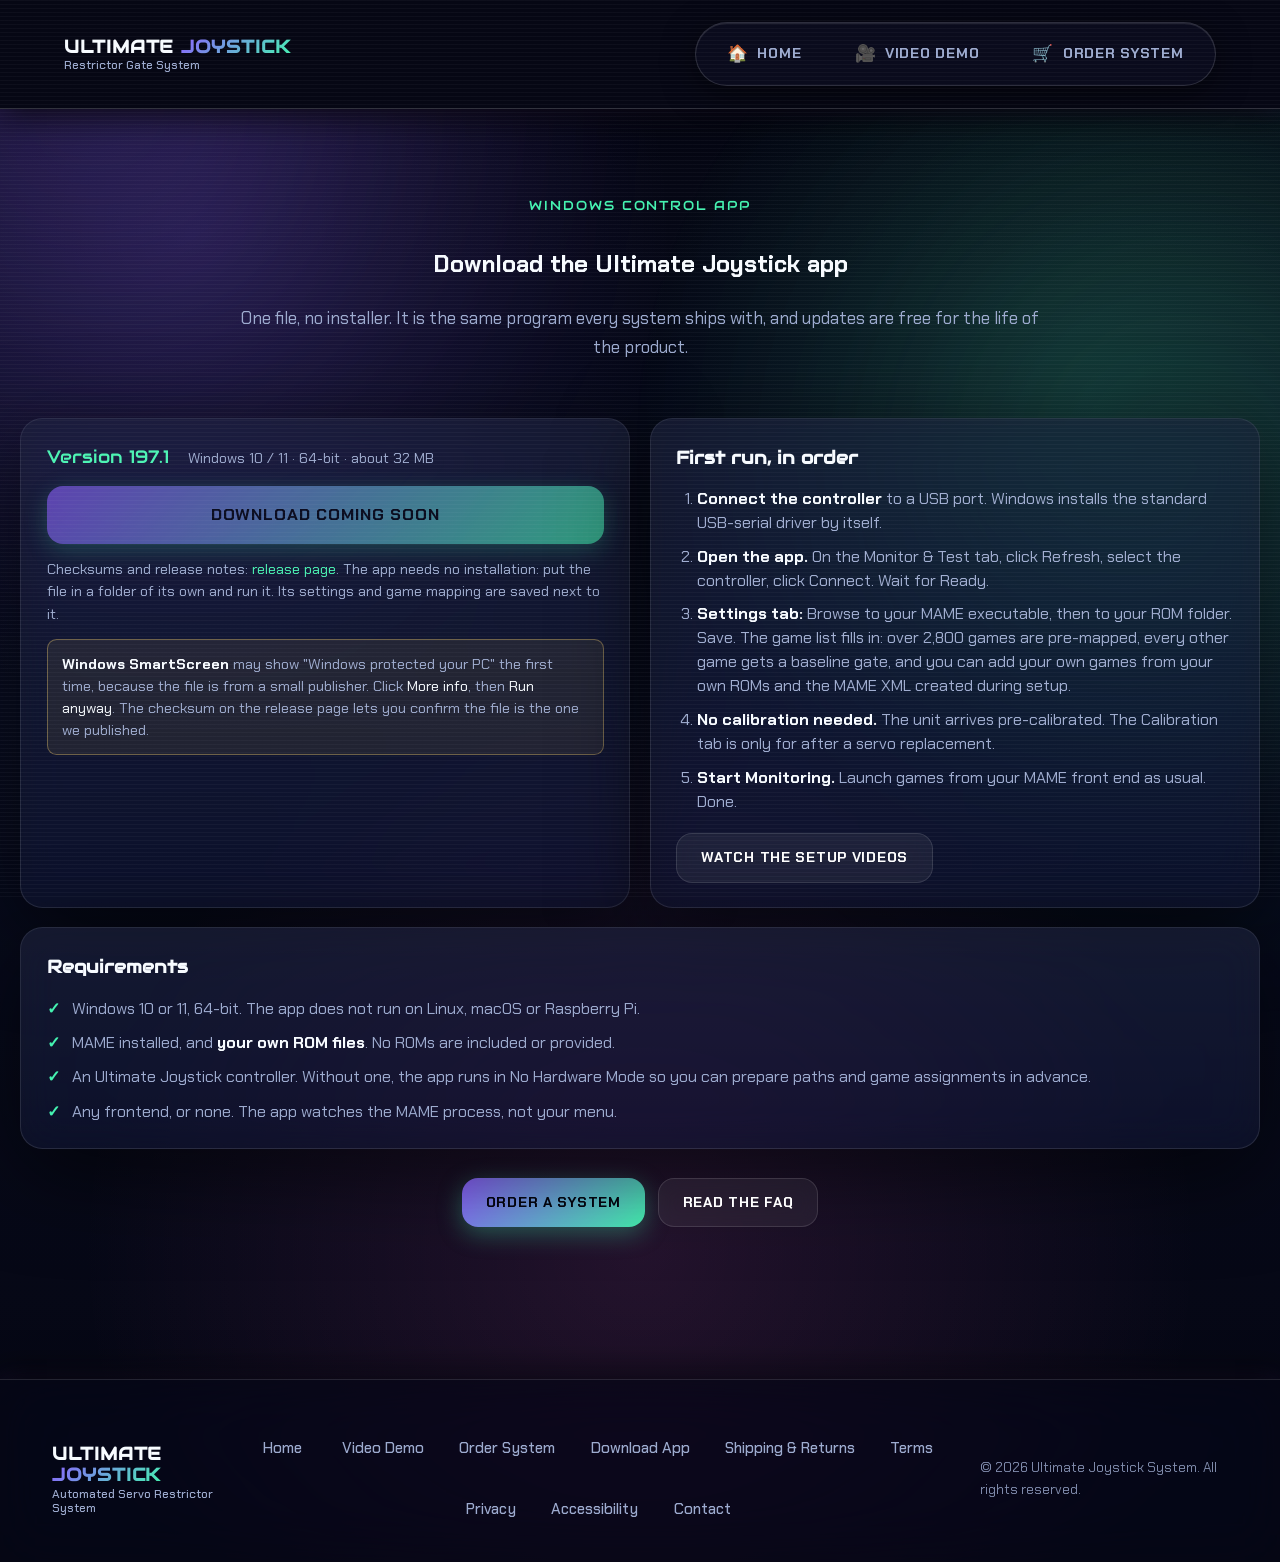
<file: download.html>
<!DOCTYPE html>
<html lang="en">
  <head>
    <meta charset="UTF-8" />
    <meta name="viewport" content="width=device-width, initial-scale=1, viewport-fit=cover" />
    <meta name="description" content="Download the Ultimate Joystick control app for Windows. One file, no installer. Point it at MAME and your ROM folder, connect, start monitoring." />
    <meta name="robots" content="index, follow" />
    <meta name="theme-color" content="#060714" />
    <meta property="og:type" content="website" />
    <meta property="og:site_name" content="Ultimate Joystick" />
    <meta property="og:title" content="Download the Windows Control App | Ultimate Joystick" />
    <meta property="og:description" content="The Windows app that watches MAME and sets the restrictor gate. Free updates for the life of the product." />
    <meta property="og:image" content="https://ultimatejoystick.com/assets/og/og-home.jpg" />
    <meta property="og:url" content="https://ultimatejoystick.com/download.html" />
    <meta name="twitter:card" content="summary_large_image" />
    <meta name="twitter:image" content="https://ultimatejoystick.com/assets/og/og-home.jpg" />
    <link rel="canonical" href="https://ultimatejoystick.com/download.html" />
    <title>Download the Windows Control App | Ultimate Joystick</title>
    <link rel="icon" href="./favicon.svg" type="image/svg+xml" />
    <link rel="icon" href="./favicon.ico" sizes="48x48" />
    <link rel="apple-touch-icon" href="./assets/icons/apple-touch-icon.png" />
    <link rel="manifest" href="./site.webmanifest" />
    <!-- ANALYTICS: paste the Cloudflare Web Analytics (or GA4) snippet here at go-live; see deploy/LAUNCH_READINESS_CHECKLIST.md -->
    <link rel="preconnect" href="https://fonts.googleapis.com" />
    <link rel="preconnect" href="https://fonts.gstatic.com" crossorigin />
    <link href="https://fonts.googleapis.com/css2?family=Audiowide&family=Chakra+Petch:ital,wght@0,400;0,500;0,600;0,700;1,400&display=swap" rel="stylesheet" />
    <link rel="stylesheet" href="./styles.css?v=5d33d1da" />
    <script src="./script.js?v=3404c69c" defer></script>
    <script type="application/ld+json">
      {
        "@context": "https://schema.org",
        "@graph": [
          {
            "@type": "SoftwareApplication",
            "@id": "https://ultimatejoystick.com/download.html#app",
            "name": "Ultimate Joystick Control App",
            "applicationCategory": "UtilitiesApplication",
            "operatingSystem": "Windows 10, Windows 11",
            "softwareVersion": "197.1",
            "downloadUrl": "https://github.com/sandysavard/ultimatejoystick-releases/releases/latest/download/Ultimate_Joystick.exe",
            "offers": { "@type": "Offer", "price": "0", "priceCurrency": "USD", "description": "Included with every Ultimate Joystick system" },
            "publisher": { "@id": "https://ultimatejoystick.com/#organization" },
            "description": "Watches MAME, looks up the game's restrictor gate, and drives the servos on the Ultimate Joystick controller. Includes the mapping for over 2,800 games, gate tests, splash screens and servo-replacement calibration."
          },
          {
            "@type": "BreadcrumbList",
            "itemListElement": [
              { "@type": "ListItem", "position": 1, "name": "Home", "item": "https://ultimatejoystick.com/" },
              { "@type": "ListItem", "position": 2, "name": "Download", "item": "https://ultimatejoystick.com/download.html" }
            ]
          }
        ]
      }
    </script>
  </head>
  <body class="page-download">
    <a class="skip-link" href="#top">Skip to content</a>
    <div class="bg-shape shape-1" aria-hidden="true"></div>
    <div class="bg-shape shape-2" aria-hidden="true"></div>

    <div class="site-shell">
      <header class="site-header">
        <a class="brand" href="./index.html">
          <span class="brand-copy">
            <strong>ULTIMATE <span class="gradient-text">JOYSTICK</span></strong>
            <span class="brand-sub">Restrictor Gate System</span>
          </span>
        </a>
        <nav class="site-nav" aria-label="Primary Navigation">
          <a href="./index.html" class="nav-link"><span class="nav-icon">🏠</span> Home</a>
          <a href="./video_demo.html" class="nav-link"><span class="nav-icon">🎥</span> Video Demo</a>
          <a href="./order.html" class="nav-link"><span class="nav-icon">🛒</span> Order System</a>
        </nav>
      </header>

      <main id="top">
        <section class="section download">
          <div class="section-heading">
            <span class="eyebrow">Windows Control App</span>
            <h1>Download the Ultimate Joystick app</h1>
            <p>One file, no installer. It is the same program every system ships with, and updates are free for the life of the product.</p>
          </div>

          <div class="download-grid">
            <div class="download-card glass-card">
              <div class="download-meta">
                <span class="download-version">Version 197.1</span>
                <span class="download-os">Windows 10 / 11 &middot; 64-bit &middot; about 32 MB</span>
              </div>
              <span class="button button-primary download-button" role="link" aria-disabled="true" style="opacity:.6;cursor:not-allowed">Download coming soon</span>
              <p class="download-note">Checksums and release notes: <a href="https://github.com/sandysavard/ultimatejoystick-releases/releases/latest" rel="noopener">release page</a>. The app needs no installation: put the file in a folder of its own and run it. Its settings and game mapping are saved next to it.</p>
              <p class="download-note download-warn"><strong>Windows SmartScreen</strong> may show "Windows protected your PC" the first time, because the file is from a small publisher. Click <em>More info</em>, then <em>Run anyway</em>. The checksum on the release page lets you confirm the file is the one we published.</p>
            </div>

            <div class="download-steps glass-card">
              <h2>First run, in order</h2>
              <ol class="steps-list">
                <li><strong>Connect the controller</strong> to a USB port. Windows installs the standard USB-serial driver by itself.</li>
                <li><strong>Open the app.</strong> On the Monitor &amp; Test tab, click Refresh, select the controller, click Connect. Wait for Ready.</li>
                <li><strong>Settings tab:</strong> Browse to your MAME executable, then to your ROM folder. Save. The game list fills in: over 2,800 games are pre-mapped, every other game gets a baseline gate, and you can add your own games from your own ROMs and the MAME XML created during setup.</li>
                <li><strong>No calibration needed.</strong> The unit arrives pre-calibrated. The Calibration tab is only for after a servo replacement.</li>
                <li><strong>Start Monitoring.</strong> Launch games from your MAME front end as usual. Done.</li>
              </ol>
              <a class="button button-secondary button-glow" href="./video_demo.html">Watch the setup videos</a>
            </div>
          </div>

          <div class="download-req glass-card">
            <h2>Requirements</h2>
            <ul class="checklist">
              <li>Windows 10 or 11, 64-bit. The app does not run on Linux, macOS or Raspberry Pi.</li>
              <li>MAME installed, and <strong>your own ROM files</strong>. No ROMs are included or provided.</li>
              <li>An Ultimate Joystick controller. Without one, the app runs in No Hardware Mode so you can prepare paths and game assignments in advance.</li>
              <li>Any frontend, or none. The app watches the MAME process, not your menu.</li>
            </ul>
          </div>

          <div class="section-cta">
            <a class="button button-primary button-glow" href="./order.html">Order a system</a>
            <a class="button button-secondary button-glow" href="./index.html#faq">Read the FAQ</a>
          </div>
        </section>
      </main>

      <footer class="site-footer">
        <div class="footer-inner">
          <div class="footer-brand">
            <a class="brand" href="./index.html">
              <span class="brand-copy">
                <strong>ULTIMATE <span class="gradient-text">JOYSTICK</span></strong>
                <span class="brand-sub">Automated Servo Restrictor System</span>
              </span>
            </a>
          </div>
          <nav class="footer-nav" aria-label="Footer Navigation">
            <a href="./index.html">Home</a>
            <a href="./video_demo.html">Video Demo</a>
            <a href="./order.html">Order System</a>
            <a href="./download.html">Download App</a>
            <a href="./policies.html">Shipping &amp; Returns</a>
            <a href="./terms.html">Terms</a>
            <a href="./privacy.html">Privacy</a>
            <a href="./accessibility.html">Accessibility</a>
            <a href="mailto:support@ultimatejoystick.com">Contact</a>
          </nav>
          <div class="footer-copyright">
            <p>&copy; 2026 Ultimate Joystick System. All rights reserved.</p>
          </div>
        </div>
      </footer>
    </div>
  </body>
</html>
</file>
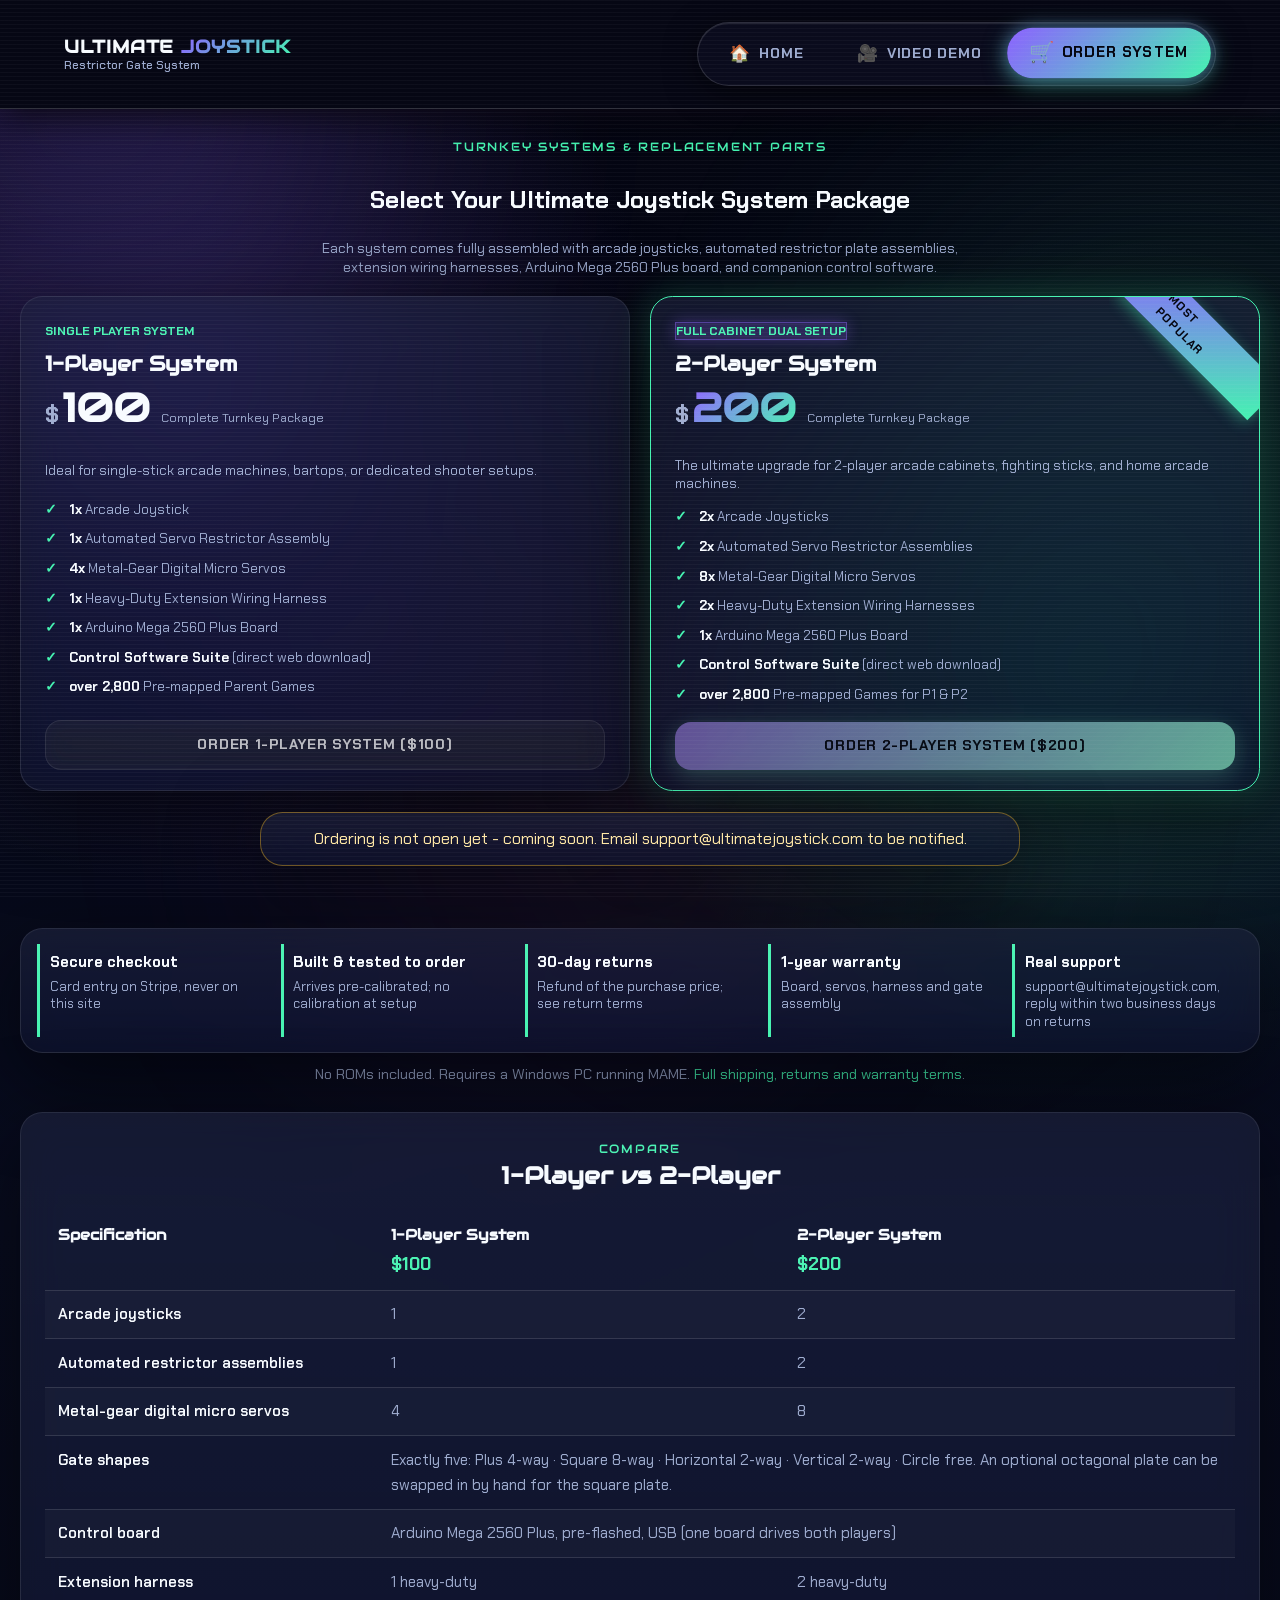
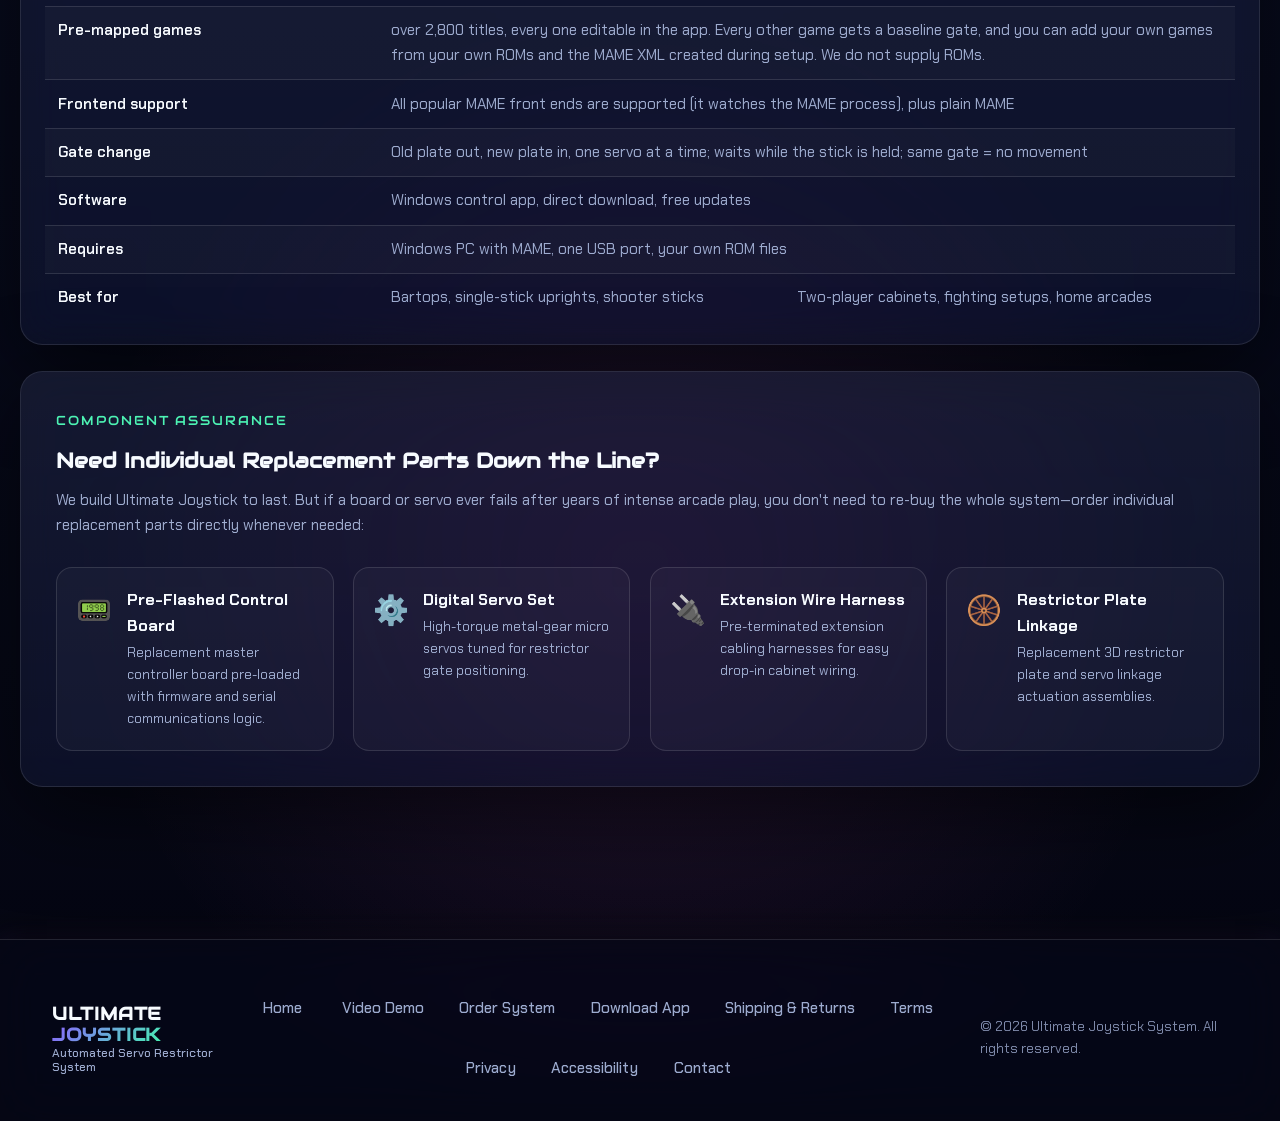
<file: order.html>
<!DOCTYPE html>
<html lang="en">
  <head>
    <meta charset="UTF-8" />
    <meta name="viewport" content="width=device-width, initial-scale=1, viewport-fit=cover" />
    <meta name="description" content="Order your Ultimate Joystick Restrictor Gate System. 1-Player ($100) or 2-Player ($200) turnkey packages with replacement parts available." />
    <meta name="theme-color" content="#060714" />
    <meta name="robots" content="noindex, nofollow" />
    <meta property="og:type" content="product" />
    <meta property="og:site_name" content="Ultimate Joystick" />
    <meta property="og:title" content="Order the Ultimate Joystick Restrictor Gate System" />
    <meta property="og:description" content="1-Player system $100, 2-Player system $200. Assembled joystick, servo restrictor assembly, wiring harness, Arduino Mega 2560 and control software with over 2,800 pre-mapped games." />
    <meta property="og:image" content="https://ultimatejoystick.com/assets/og/og-home.jpg" />
    <meta property="og:image:width" content="1200" />
    <meta property="og:image:height" content="630" />
    <meta property="og:url" content="https://ultimatejoystick.com/order.html" />
    <meta name="twitter:card" content="summary_large_image" />
    <meta name="twitter:title" content="Order the Ultimate Joystick Restrictor Gate System" />
    <meta name="twitter:description" content="1-Player $100 or 2-Player $200 turnkey packages. Replacement parts available." />
    <meta name="twitter:image" content="https://ultimatejoystick.com/assets/og/og-home.jpg" />
    <link rel="canonical" href="https://ultimatejoystick.com/order.html" />
    <title>Order System | Ultimate Joystick</title>
    <link rel="icon" href="./favicon.svg" type="image/svg+xml" />
    <link rel="icon" href="./favicon.ico" sizes="48x48" />
    <link rel="apple-touch-icon" href="./assets/icons/apple-touch-icon.png" />
    <link rel="manifest" href="./site.webmanifest" />
    <!-- ANALYTICS: paste the Cloudflare Web Analytics (or GA4) snippet here at go-live; see deploy/LAUNCH_READINESS_CHECKLIST.md -->
    <link rel="preconnect" href="https://fonts.googleapis.com" />
    <link rel="preconnect" href="https://fonts.gstatic.com" crossorigin />
    <link href="https://fonts.googleapis.com/css2?family=Audiowide&family=Chakra+Petch:ital,wght@0,400;0,500;0,600;0,700;1,400&display=swap" rel="stylesheet" />
    <link rel="stylesheet" href="./styles.css?v=5d33d1da" />
    <script src="./stripe-config.js?v=61408887" defer></script>
    <script src="./stripe-payment-links.js?v=8caad2c4" defer></script>
    <script src="./stripe-checkout.js?v=0c2317e6" defer></script>
    <script src="./script.js?v=3404c69c" defer></script>
    <script type="application/ld+json">
      {
        "@context": "https://schema.org",
        "@graph": [
          {
            "@type": "Organization",
            "@id": "https://ultimatejoystick.com/#organization",
            "name": "Ultimate Joystick",
            "url": "https://ultimatejoystick.com/",
            "logo": "https://ultimatejoystick.com/favicon.svg",
            "email": "support@ultimatejoystick.com",
            "contactPoint": {
              "@type": "ContactPoint",
              "contactType": "customer support",
              "email": "support@ultimatejoystick.com",
              "availableLanguage": "English"
            }
          },
          {
            "@type": "WebSite",
            "@id": "https://ultimatejoystick.com/#website",
            "url": "https://ultimatejoystick.com/",
            "name": "Ultimate Joystick",
            "publisher": { "@id": "https://ultimatejoystick.com/#organization" }
          },
          {
            "@type": "Product",
            "@id": "https://ultimatejoystick.com/order.html#UJ-1P",
            "name": "Ultimate Joystick 1-Player System",
            "description": "Complete turnkey package: 1 arcade joystick, 1 automated servo restrictor assembly, 4 metal-gear digital micro servos, 1 heavy-duty extension wiring harness, 1 Arduino Mega 2560 Plus board, control software (direct download) with over 2,800 pre-mapped games.",
            "image": ["https://ultimatejoystick.com/assets/og/og-home.jpg", "https://ultimatejoystick.com/videos/ultimate-joystick/09-complete-start-to-finish.jpg"],
            "brand": { "@type": "Brand", "name": "Ultimate Joystick" },
            "sku": "UJ-1P",
            "url": "https://ultimatejoystick.com/order.html#pricing",
            "offers": {
              "@type": "Offer",
              "price": "100",
              "priceCurrency": "USD",
              "availability": "https://schema.org/InStock",
              "itemCondition": "https://schema.org/NewCondition",
              "url": "https://ultimatejoystick.com/order.html#pricing",
              "seller": { "@id": "https://ultimatejoystick.com/#organization" }
            }
          },
          {
            "@type": "Product",
            "@id": "https://ultimatejoystick.com/order.html#UJ-2P",
            "name": "Ultimate Joystick 2-Player System",
            "description": "Complete turnkey package for two-player cabinets: 2 arcade joysticks, 2 automated servo restrictor assemblies, 8 metal-gear digital micro servos, 2 heavy-duty extension wiring harnesses, 1 Arduino Mega 2560 Plus board, control software (direct download) with over 2,800 pre-mapped games for P1 and P2.",
            "image": ["https://ultimatejoystick.com/assets/og/og-home.jpg", "https://ultimatejoystick.com/videos/ultimate-joystick/09-complete-start-to-finish.jpg"],
            "brand": { "@type": "Brand", "name": "Ultimate Joystick" },
            "sku": "UJ-2P",
            "url": "https://ultimatejoystick.com/order.html#pricing",
            "offers": {
              "@type": "Offer",
              "price": "200",
              "priceCurrency": "USD",
              "availability": "https://schema.org/InStock",
              "itemCondition": "https://schema.org/NewCondition",
              "url": "https://ultimatejoystick.com/order.html#pricing",
              "seller": { "@id": "https://ultimatejoystick.com/#organization" }
            }
          },
          {
            "@type": "BreadcrumbList",
            "itemListElement": [
              { "@type": "ListItem", "position": 1, "name": "Home", "item": "https://ultimatejoystick.com/" },
              { "@type": "ListItem", "position": 2, "name": "Order System", "item": "https://ultimatejoystick.com/order.html" }
            ]
          }
        ]
      }
    </script>
  </head>
  <body class="page-order">
    <a class="skip-link" href="#top">Skip to content</a>
    <div class="bg-shape shape-1" aria-hidden="true"></div>
    <div class="bg-shape shape-2" aria-hidden="true"></div>
    <div class="bg-shape shape-3" aria-hidden="true"></div>
    <div class="bg-shape shape-4" aria-hidden="true"></div>

    <div class="site-shell">
      <header class="site-header">
        <a class="brand" href="./index.html">
          <span class="brand-copy">
            <strong>ULTIMATE <span class="gradient-text">JOYSTICK</span></strong>
            <span class="brand-sub">Restrictor Gate System</span>
          </span>
        </a>
        <nav class="site-nav" aria-label="Primary Navigation">
          <a href="./index.html" class="nav-link"><span class="nav-icon">🏠</span> Home</a>
          <a href="./video_demo.html" class="nav-link"><span class="nav-icon">🎥</span> Video Demo</a>
          <a href="./order.html" class="nav-link active"><span class="nav-icon">🛒</span> Order System</a>
        </nav>
      </header>

      <main id="top">
        <section id="pricing" class="section section-pricing">
          <div class="section-heading">
            <span class="eyebrow">Turnkey Systems &amp; Replacement Parts</span>
            <h1>Select Your Ultimate Joystick System Package</h1>
            <p>Each system comes fully assembled with arcade joysticks, automated restrictor plate assemblies, extension wiring harnesses, Arduino Mega 2560 Plus board, and companion control software.</p>
          </div>

          <div class="pricing-cards-grid">
            <article class="pricing-card glass-card">
              <div class="pricing-header">
                <span class="pricing-badge">Single Player System</span>
                <h2 class="pricing-title">1-Player System</h2>
                <div class="pricing-cost">
                  <span class="currency">$</span>
                  <span class="amount">100</span>
                  <span class="period">Complete Turnkey Package</span>
                </div>
              </div>
              <p class="pricing-desc">Ideal for single-stick arcade machines, bartops, or dedicated shooter setups.</p>
              <ul class="pricing-features">
                <li><strong>1x</strong> Arcade Joystick</li>
                <li><strong>1x</strong> Automated Servo Restrictor Assembly</li>
                <li><strong>4x</strong> Metal-Gear Digital Micro Servos</li>
                <li><strong>1x</strong> Heavy-Duty Extension Wiring Harness</li>
                <li><strong>1x</strong> Arduino Mega 2560 Plus Board</li>
                <li><strong>Control Software Suite</strong> (<a href="./download.html">direct web download</a>)</li>
                <li><strong>over 2,800</strong> Pre-mapped Parent Games</li>
              </ul>
              <a class="button button-secondary button-glow" href="mailto:support@ultimatejoystick.com?subject=Ultimate%20Joystick%201-Player%20System" data-stripe-product="onePlayer">Order 1-Player System ($100)</a>
            </article>

            <article class="pricing-card glass-card featured">
              <div class="featured-ribbon-wrap" aria-hidden="true"><div class="featured-ribbon-clip"><div class="featured-ribbon">Most Popular</div></div></div>
              <div class="pricing-header">
                <span class="pricing-badge badge-glow">Full Cabinet Dual Setup</span>
                <h2 class="pricing-title">2-Player System</h2>
                <div class="pricing-cost">
                  <span class="currency">$</span>
                  <span class="amount gradient-text">200</span>
                  <span class="period">Complete Turnkey Package</span>
                </div>
              </div>
              <p class="pricing-desc">The ultimate upgrade for 2-player arcade cabinets, fighting sticks, and home arcade machines.</p>
              <ul class="pricing-features">
                <li><strong>2x</strong> Arcade Joysticks</li>
                <li><strong>2x</strong> Automated Servo Restrictor Assemblies</li>
                <li><strong>8x</strong> Metal-Gear Digital Micro Servos</li>
                <li><strong>2x</strong> Heavy-Duty Extension Wiring Harnesses</li>
                <li><strong>1x</strong> Arduino Mega 2560 Plus Board</li>
                <li><strong>Control Software Suite</strong> (<a href="./download.html">direct web download</a>)</li>
                <li><strong>over 2,800</strong> Pre-mapped Games for P1 &amp; P2</li>
              </ul>
              <a class="button button-primary button-glow" href="mailto:support@ultimatejoystick.com?subject=Ultimate%20Joystick%202-Player%20System" data-stripe-product="twoPlayer">Order 2-Player System ($200)</a>
            </article>
          </div>

          <p id="checkout-status" class="checkout-status glass-card" role="status" aria-live="polite" hidden></p>
          <p class="local-purchase-test">
            <a
              data-local-purchase-test
              href="http://127.0.0.1:4188/"
              hidden
            >Open TEST MODE purchase flow — fake currency, no real money</a>
          </p>

          <ul class="trust-strip glass-card" aria-label="Buying assurances">
            <li><strong>Secure checkout</strong><span>Card entry on Stripe, never on this site</span></li>
            <li><strong>Built &amp; tested to order</strong><span>Arrives pre-calibrated; no calibration at setup</span></li>
            <li><strong>30-day returns</strong><span>Refund of the purchase price; see return terms</span></li>
            <li><strong>1-year warranty</strong><span>Board, servos, harness and gate assembly</span></li>
            <li><strong>Real support</strong><span>support@ultimatejoystick.com, reply within two business days on returns</span></li>
          </ul>
          <p class="trust-note">No ROMs included. Requires a Windows PC running MAME. <a href="./policies.html">Full shipping, returns and warranty terms</a>.</p>

          <div id="specs" class="specs-block glass-card">
            <div class="section-heading section-heading-tight">
              <span class="eyebrow">Compare</span>
              <h2>1-Player vs 2-Player</h2>
            </div>
            <div class="specs-scroll">
              <table class="specs-table">
                <thead>
                  <tr><th scope="col">Specification</th><th scope="col">1-Player System<br /><span>$100</span></th><th scope="col">2-Player System<br /><span>$200</span></th></tr>
                </thead>
                <tbody>
                  <tr><th scope="row">Arcade joysticks</th><td>1</td><td>2</td></tr>
                  <tr><th scope="row">Automated restrictor assemblies</th><td>1</td><td>2</td></tr>
                  <tr><th scope="row">Metal-gear digital micro servos</th><td>4</td><td>8</td></tr>
                  <tr><th scope="row">Gate shapes</th><td colspan="2">Exactly five: Plus 4-way &middot; Square 8-way &middot; Horizontal 2-way &middot; Vertical 2-way &middot; Circle free. An optional octagonal plate can be swapped in by hand for the square plate.</td></tr>
                  <tr><th scope="row">Control board</th><td colspan="2">Arduino Mega 2560 Plus, pre-flashed, USB (one board drives both players)</td></tr>
                  <tr><th scope="row">Extension harness</th><td>1 heavy-duty</td><td>2 heavy-duty</td></tr>
                  <tr><th scope="row">Pre-mapped games</th><td colspan="2">over 2,800 titles, every one editable in the app. Every other game gets a baseline gate, and you can add your own games from your own ROMs and the MAME XML created during setup. We do not supply ROMs.</td></tr>
                  <tr><th scope="row">Frontend support</th><td colspan="2">All popular MAME front ends are supported (it watches the MAME process), plus plain MAME</td></tr>
                  <tr><th scope="row">Gate change</th><td colspan="2">Old plate out, new plate in, one servo at a time; waits while the stick is held; same gate = no movement</td></tr>
                  <tr><th scope="row">Software</th><td colspan="2">Windows control app, direct download, free updates</td></tr>
                  <tr><th scope="row">Requires</th><td colspan="2">Windows PC with MAME, one USB port, your own ROM files</td></tr>
                  <tr><th scope="row">Best for</th><td>Bartops, single-stick uprights, shooter sticks</td><td>Two-player cabinets, fighting setups, home arcades</td></tr>
                </tbody>
              </table>
            </div>
          </div>

          <div class="replacement-parts-container glass-card">
            <div class="replacement-header">
              <div>
                <span class="eyebrow">Component Assurance</span>
                <h3>Need Individual Replacement Parts Down the Line?</h3>
                <p>We build Ultimate Joystick to last. But if a board or servo ever fails after years of intense arcade play, you don't need to re-buy the whole system—order individual replacement parts directly whenever needed:</p>
              </div>
            </div>

            <div class="parts-grid">
              <div class="part-item">
                <div class="part-icon">📟</div>
                <div>
                  <h4>Pre-Flashed Control Board</h4>
                  <p>Replacement master controller board pre-loaded with firmware and serial communications logic.</p>
                </div>
              </div>
              <div class="part-item">
                <div class="part-icon">⚙️</div>
                <div>
                  <h4>Digital Servo Set</h4>
                  <p>High-torque metal-gear micro servos tuned for restrictor gate positioning.</p>
                </div>
              </div>
              <div class="part-item">
                <div class="part-icon">🔌</div>
                <div>
                  <h4>Extension Wire Harness</h4>
                  <p>Pre-terminated extension cabling harnesses for easy drop-in cabinet wiring.</p>
                </div>
              </div>
              <div class="part-item">
                <div class="part-icon">🛞</div>
                <div>
                  <h4>Restrictor Plate Linkage</h4>
                  <p>Replacement 3D restrictor plate and servo linkage actuation assemblies.</p>
                </div>
              </div>
            </div>
          </div>
        </section>
      </main>

      <!-- Standard Normal Size Site Footer -->
      <footer class="site-footer">
        <div class="footer-inner">
          <div class="footer-brand">
            <a class="brand" href="./index.html">
              <span class="brand-copy">
                <strong>ULTIMATE <span class="gradient-text">JOYSTICK</span></strong>
                <span class="brand-sub">Automated Servo Restrictor System</span>
              </span>
            </a>
          </div>

          <nav class="footer-nav" aria-label="Footer Navigation">
            <a href="./index.html">Home</a>
            <a href="./video_demo.html">Video Demo</a>
            <a href="./order.html">Order System</a>
            <a href="./download.html">Download App</a>
            <a href="./policies.html">Shipping &amp; Returns</a>
            <a href="./terms.html">Terms</a>
            <a href="./privacy.html">Privacy</a>
            <a href="./accessibility.html">Accessibility</a>
            <a href="mailto:support@ultimatejoystick.com">Contact</a>
          </nav>

          <div class="footer-copyright">
            <p>&copy; 2026 Ultimate Joystick System. All rights reserved.</p>
          </div>
        </div>
      </footer>
    </div>
  </body>
</html>
</file>
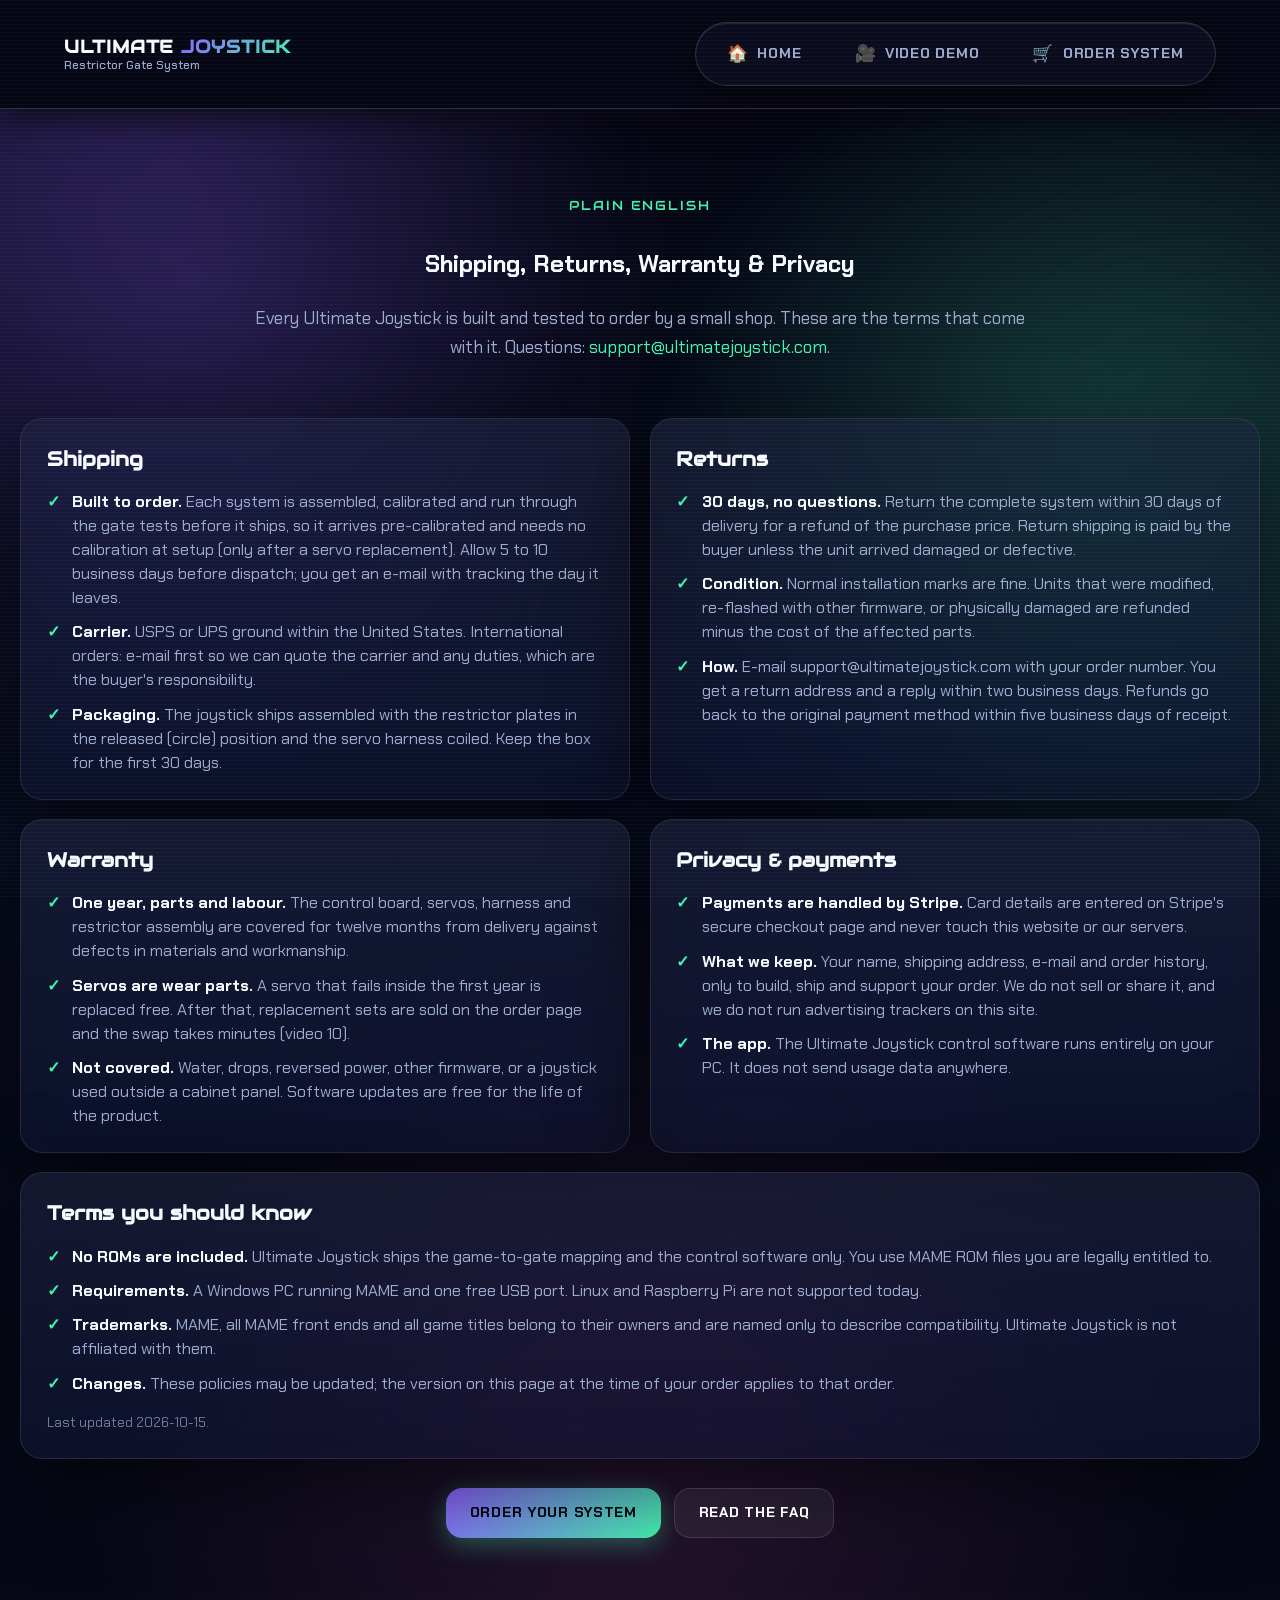
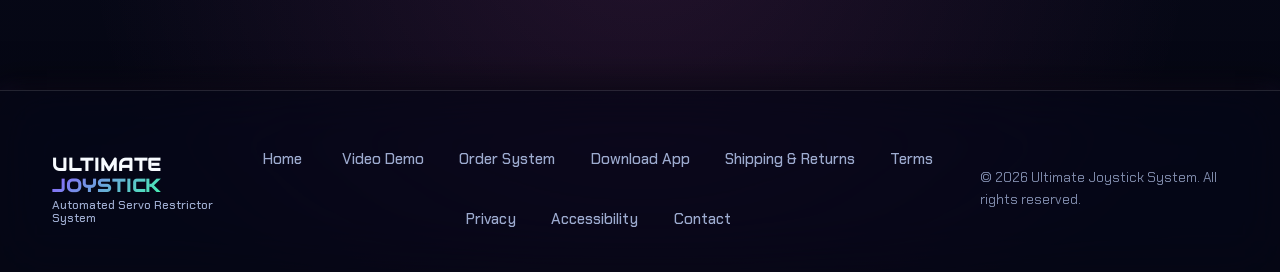
<file: policies.html>
<!DOCTYPE html>
<html lang="en">
  <head>
    <meta charset="UTF-8" />
    <meta name="viewport" content="width=device-width, initial-scale=1, viewport-fit=cover" />
    <meta name="description" content="Ultimate Joystick shipping, returns, warranty, privacy and terms. Built to order, 30-day returns, one-year hardware warranty, no ROMs included." />
    <meta name="robots" content="index, follow" />
    <meta name="theme-color" content="#060714" />
    <meta property="og:type" content="website" />
    <meta property="og:site_name" content="Ultimate Joystick" />
    <meta property="og:title" content="Shipping, Returns &amp; Warranty | Ultimate Joystick" />
    <meta property="og:description" content="Built to order. 30-day returns. One-year hardware warranty. Plain-English policies for the Ultimate Joystick restrictor gate system." />
    <meta property="og:image" content="https://ultimatejoystick.com/assets/og/og-home.jpg" />
    <meta property="og:url" content="https://ultimatejoystick.com/policies.html" />
    <meta name="twitter:card" content="summary_large_image" />
    <meta name="twitter:image" content="https://ultimatejoystick.com/assets/og/og-home.jpg" />
    <link rel="canonical" href="https://ultimatejoystick.com/policies.html" />
    <title>Shipping, Returns, Warranty &amp; Privacy | Ultimate Joystick</title>
    <link rel="icon" href="./favicon.svg" type="image/svg+xml" />
    <link rel="icon" href="./favicon.ico" sizes="48x48" />
    <link rel="apple-touch-icon" href="./assets/icons/apple-touch-icon.png" />
    <link rel="manifest" href="./site.webmanifest" />
    <!-- ANALYTICS: paste the Cloudflare Web Analytics (or GA4) snippet here at go-live; see deploy/LAUNCH_READINESS_CHECKLIST.md -->
    <link rel="preconnect" href="https://fonts.googleapis.com" />
    <link rel="preconnect" href="https://fonts.gstatic.com" crossorigin />
    <link href="https://fonts.googleapis.com/css2?family=Audiowide&family=Chakra+Petch:ital,wght@0,400;0,500;0,600;0,700;1,400&display=swap" rel="stylesheet" />
    <link rel="stylesheet" href="./styles.css?v=5d33d1da" />
    <script src="./script.js?v=3404c69c" defer></script>
    <script type="application/ld+json">
      {
        "@context": "https://schema.org",
        "@graph": [
          {
            "@type": "WebPage",
            "@id": "https://ultimatejoystick.com/policies.html",
            "url": "https://ultimatejoystick.com/policies.html",
            "name": "Shipping, Returns & Warranty",
            "isPartOf": { "@id": "https://ultimatejoystick.com/#website" }
          },
          {
            "@type": "BreadcrumbList",
            "itemListElement": [
              { "@type": "ListItem", "position": 1, "name": "Home", "item": "https://ultimatejoystick.com/" },
              { "@type": "ListItem", "position": 2, "name": "Policies", "item": "https://ultimatejoystick.com/policies.html" }
            ]
          }
        ]
      }
    </script>
  </head>
  <body class="page-policies">
    <a class="skip-link" href="#top">Skip to content</a>
    <div class="bg-shape shape-1" aria-hidden="true"></div>
    <div class="bg-shape shape-2" aria-hidden="true"></div>

    <div class="site-shell">
      <header class="site-header">
        <a class="brand" href="./index.html">
          <span class="brand-copy">
            <strong>ULTIMATE <span class="gradient-text">JOYSTICK</span></strong>
            <span class="brand-sub">Restrictor Gate System</span>
          </span>
        </a>
        <nav class="site-nav" aria-label="Primary Navigation">
          <a href="./index.html" class="nav-link"><span class="nav-icon">🏠</span> Home</a>
          <a href="./video_demo.html" class="nav-link"><span class="nav-icon">🎥</span> Video Demo</a>
          <a href="./order.html" class="nav-link"><span class="nav-icon">🛒</span> Order System</a>
        </nav>
      </header>

      <main id="top">
        <section class="section policies">
          <div class="section-heading">
            <span class="eyebrow">Plain English</span>
            <h1>Shipping, Returns, Warranty &amp; Privacy</h1>
            <p>Every Ultimate Joystick is built and tested to order by a small shop. These are the terms that come with it. Questions: <a href="mailto:support@ultimatejoystick.com">support@ultimatejoystick.com</a>.</p>
          </div>

          <div class="policy-grid">
            <article id="shipping" class="policy-card glass-card">
              <h2>Shipping</h2>
              <ul class="checklist">
                <li><strong>Built to order.</strong> Each system is assembled, calibrated and run through the gate tests before it ships, so it arrives pre-calibrated and needs no calibration at setup (only after a servo replacement). Allow 5 to 10 business days before dispatch; you get an e-mail with tracking the day it leaves.</li>
                <li><strong>Carrier.</strong> USPS or UPS ground within the United States. International orders: e-mail first so we can quote the carrier and any duties, which are the buyer's responsibility.</li>
                <li><strong>Packaging.</strong> The joystick ships assembled with the restrictor plates in the released (circle) position and the servo harness coiled. Keep the box for the first 30 days.</li>
              </ul>
            </article>

            <article id="returns" class="policy-card glass-card">
              <h2>Returns</h2>
              <ul class="checklist">
                <li><strong>30 days, no questions.</strong> Return the complete system within 30 days of delivery for a refund of the purchase price. Return shipping is paid by the buyer unless the unit arrived damaged or defective.</li>
                <li><strong>Condition.</strong> Normal installation marks are fine. Units that were modified, re-flashed with other firmware, or physically damaged are refunded minus the cost of the affected parts.</li>
                <li><strong>How.</strong> E-mail support@ultimatejoystick.com with your order number. You get a return address and a reply within two business days. Refunds go back to the original payment method within five business days of receipt.</li>
              </ul>
            </article>

            <article id="warranty" class="policy-card glass-card">
              <h2>Warranty</h2>
              <ul class="checklist">
                <li><strong>One year, parts and labour.</strong> The control board, servos, harness and restrictor assembly are covered for twelve months from delivery against defects in materials and workmanship.</li>
                <li><strong>Servos are wear parts.</strong> A servo that fails inside the first year is replaced free. After that, replacement sets are sold on the order page and the swap takes minutes (video 10).</li>
                <li><strong>Not covered.</strong> Water, drops, reversed power, other firmware, or a joystick used outside a cabinet panel. Software updates are free for the life of the product.</li>
              </ul>
            </article>

            <article id="privacy" class="policy-card glass-card">
              <h2>Privacy &amp; payments</h2>
              <ul class="checklist">
                <li><strong>Payments are handled by Stripe.</strong> Card details are entered on Stripe's secure checkout page and never touch this website or our servers.</li>
                <li><strong>What we keep.</strong> Your name, shipping address, e-mail and order history, only to build, ship and support your order. We do not sell or share it, and we do not run advertising trackers on this site.</li>
                <li><strong>The app.</strong> The Ultimate Joystick control software runs entirely on your PC. It does not send usage data anywhere.</li>
              </ul>
            </article>

            <article id="terms" class="policy-card glass-card policy-wide">
              <h2>Terms you should know</h2>
              <ul class="checklist">
                <li><strong>No ROMs are included.</strong> Ultimate Joystick ships the game-to-gate mapping and the control software only. You use MAME ROM files you are legally entitled to.</li>
                <li><strong>Requirements.</strong> A Windows PC running MAME and one free USB port. Linux and Raspberry Pi are not supported today.</li>
                <li><strong>Trademarks.</strong> MAME, all MAME front ends and all game titles belong to their owners and are named only to describe compatibility. Ultimate Joystick is not affiliated with them.</li>
                <li><strong>Changes.</strong> These policies may be updated; the version on this page at the time of your order applies to that order.</li>
              </ul>
              <p class="policy-updated">Last updated 2026-10-15.</p>
            </article>
          </div>

          <div class="section-cta">
            <a class="button button-primary button-glow" href="./order.html">Order your system</a>
            <a class="button button-secondary button-glow" href="./index.html#faq">Read the FAQ</a>
          </div>
        </section>
      </main>

      <footer class="site-footer">
        <div class="footer-inner">
          <div class="footer-brand">
            <a class="brand" href="./index.html">
              <span class="brand-copy">
                <strong>ULTIMATE <span class="gradient-text">JOYSTICK</span></strong>
                <span class="brand-sub">Automated Servo Restrictor System</span>
              </span>
            </a>
          </div>
          <nav class="footer-nav" aria-label="Footer Navigation">
            <a href="./index.html">Home</a>
            <a href="./video_demo.html">Video Demo</a>
            <a href="./order.html">Order System</a>
            <a href="./download.html">Download App</a>
            <a href="./policies.html">Shipping &amp; Returns</a>
            <a href="./terms.html">Terms</a>
            <a href="./privacy.html">Privacy</a>
            <a href="./accessibility.html">Accessibility</a>
            <a href="mailto:support@ultimatejoystick.com">Contact</a>
          </nav>
          <div class="footer-copyright">
            <p>&copy; 2026 Ultimate Joystick System. All rights reserved.</p>
          </div>
        </div>
      </footer>
    </div>
  </body>
</html>
</file>
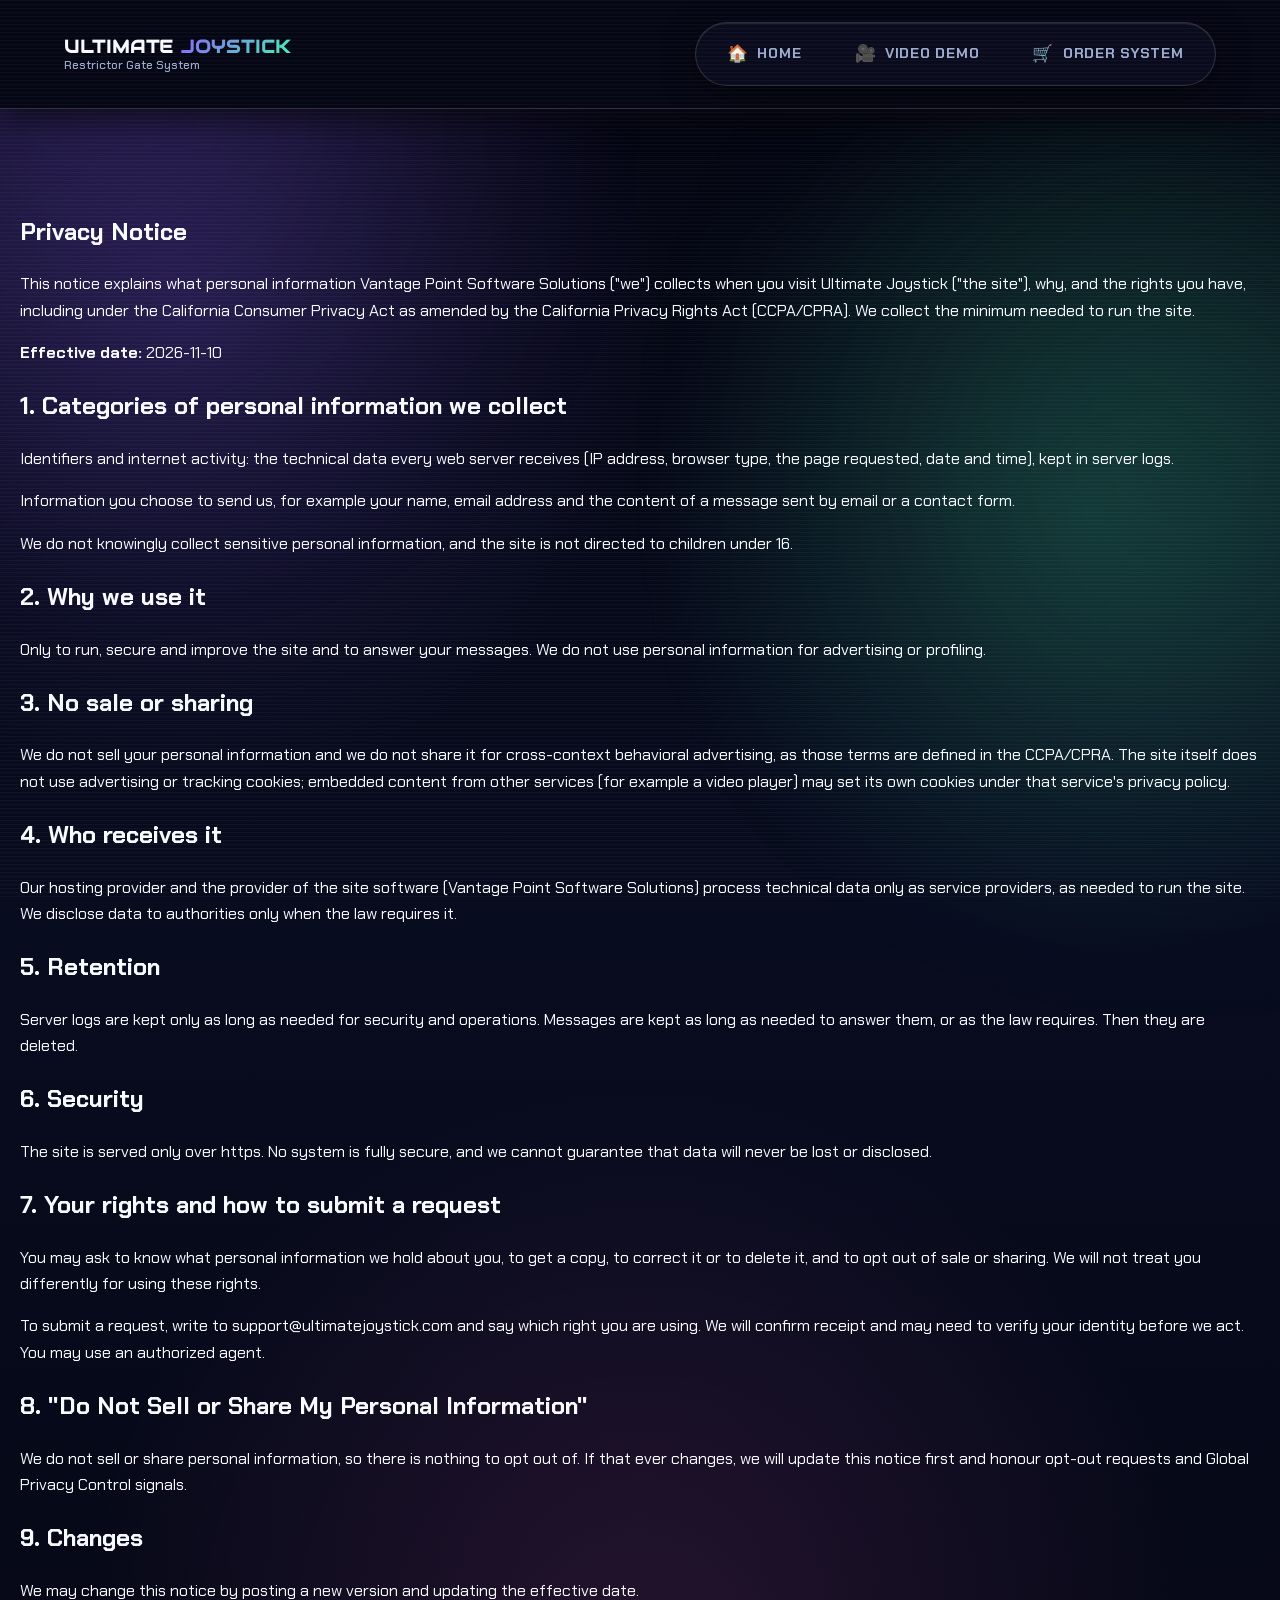
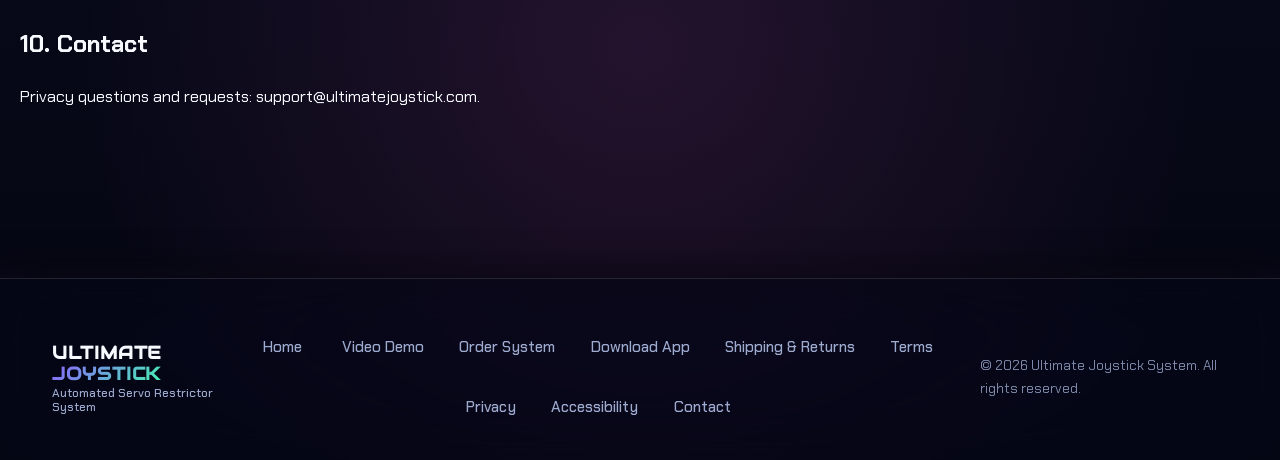
<file: privacy.html>
<!DOCTYPE html>
<html lang="en">
  <head>
    <meta charset="UTF-8" />
    <meta name="viewport" content="width=device-width, initial-scale=1, viewport-fit=cover" />
    <meta name="description" content="Privacy notice of Ultimate Joystick: what personal information this website collects, why, and your California privacy rights." />
    <meta name="robots" content="index, follow" />
    <meta name="theme-color" content="#060714" />
    <meta property="og:type" content="website" />
    <meta property="og:site_name" content="Ultimate Joystick" />
    <meta property="og:title" content="Privacy Policy and California Rights | Ultimate Joystick" />
    <meta property="og:description" content="Privacy notice of Ultimate Joystick: what personal information this website collects, why, and your California privacy rights." />
    <meta property="og:image" content="https://ultimatejoystick.com/assets/og/og-home.jpg" />
    <meta property="og:url" content="https://ultimatejoystick.com/privacy.html" />
    <meta name="twitter:card" content="summary_large_image" />
    <meta name="twitter:image" content="https://ultimatejoystick.com/assets/og/og-home.jpg" />
    <link rel="canonical" href="https://ultimatejoystick.com/privacy.html" />
    <title>Privacy Policy and California Rights | Ultimate Joystick</title>
    <link rel="icon" href="./favicon.svg" type="image/svg+xml" />
    <link rel="icon" href="./favicon.ico" sizes="48x48" />
    <link rel="apple-touch-icon" href="./assets/icons/apple-touch-icon.png" />
    <link rel="manifest" href="./site.webmanifest" />
    <!-- ANALYTICS: paste the Cloudflare Web Analytics (or GA4) snippet here at go-live; see deploy/LAUNCH_READINESS_CHECKLIST.md -->
    <link rel="preconnect" href="https://fonts.googleapis.com" />
    <link rel="preconnect" href="https://fonts.gstatic.com" crossorigin />
    <link href="https://fonts.googleapis.com/css2?family=Audiowide&family=Chakra+Petch:ital,wght@0,400;0,500;0,600;0,700;1,400&display=swap" rel="stylesheet" />
    <link rel="stylesheet" href="./styles.css?v=5d33d1da" />
    <script src="./script.js?v=3404c69c" defer></script>
    <script type="application/ld+json">
      {
        "@context": "https://schema.org",
        "@graph": [
          {
            "@type": "WebPage",
            "@id": "https://ultimatejoystick.com/privacy.html",
            "url": "https://ultimatejoystick.com/privacy.html",
            "name": "Privacy Policy",
            "isPartOf": { "@id": "https://ultimatejoystick.com/#website" }
          },
          {
            "@type": "BreadcrumbList",
            "itemListElement": [
              { "@type": "ListItem", "position": 1, "name": "Home", "item": "https://ultimatejoystick.com/" },
              { "@type": "ListItem", "position": 2, "name": "Privacy Policy", "item": "https://ultimatejoystick.com/privacy.html" }
            ]
          }
        ]
      }
    </script>
  </head>
  <body class="page-legal page-privacy">
    <a class="skip-link" href="#top">Skip to content</a>
    <div class="bg-shape shape-1" aria-hidden="true"></div>
    <div class="bg-shape shape-2" aria-hidden="true"></div>

    <div class="site-shell">
      <header class="site-header">
        <a class="brand" href="./index.html">
          <span class="brand-copy">
            <strong>ULTIMATE <span class="gradient-text">JOYSTICK</span></strong>
            <span class="brand-sub">Restrictor Gate System</span>
          </span>
        </a>
        <nav class="site-nav" aria-label="Primary Navigation">
          <a href="./index.html" class="nav-link"><span class="nav-icon">🏠</span> Home</a>
          <a href="./video_demo.html" class="nav-link"><span class="nav-icon">🎥</span> Video Demo</a>
          <a href="./order.html" class="nav-link"><span class="nav-icon">🛒</span> Order System</a>
        </nav>
      </header>

      <main id="top">
        <section class="section legal-page">

<h1>Privacy Notice</h1>
<p>This notice explains what personal information Vantage Point Software Solutions (&quot;we&quot;) collects when you visit Ultimate Joystick (&quot;the site&quot;), why, and the rights you have, including under the California Consumer Privacy Act as amended by the California Privacy Rights Act (CCPA/CPRA). We collect the minimum needed to run the site.</p>
<p><strong>Effective date:</strong> 2026-11-10</p>
<section>
<h2>1. Categories of personal information we collect</h2>
<p>Identifiers and internet activity: the technical data every web server receives (IP address, browser type, the page requested, date and time), kept in server logs.</p>
<p>Information you choose to send us, for example your name, email address and the content of a message sent by email or a contact form.</p>
<p>We do not knowingly collect sensitive personal information, and the site is not directed to children under 16.</p>
</section>
<section>
<h2>2. Why we use it</h2>
<p>Only to run, secure and improve the site and to answer your messages. We do not use personal information for advertising or profiling.</p>
</section>
<section>
<h2>3. No sale or sharing</h2>
<p>We do not sell your personal information and we do not share it for cross-context behavioral advertising, as those terms are defined in the CCPA/CPRA. The site itself does not use advertising or tracking cookies; embedded content from other services (for example a video player) may set its own cookies under that service's privacy policy.</p>
</section>
<section>
<h2>4. Who receives it</h2>
<p>Our hosting provider and the provider of the site software (Vantage Point Software Solutions) process technical data only as service providers, as needed to run the site. We disclose data to authorities only when the law requires it.</p>
</section>
<section>
<h2>5. Retention</h2>
<p>Server logs are kept only as long as needed for security and operations. Messages are kept as long as needed to answer them, or as the law requires. Then they are deleted.</p>
</section>
<section>
<h2>6. Security</h2>
<p>The site is served only over https. No system is fully secure, and we cannot guarantee that data will never be lost or disclosed.</p>
</section>
<section>
<h2>7. Your rights and how to submit a request</h2>
<p>You may ask to know what personal information we hold about you, to get a copy, to correct it or to delete it, and to opt out of sale or sharing. We will not treat you differently for using these rights.</p>
<p>To submit a request, write to support@ultimatejoystick.com and say which right you are using. We will confirm receipt and may need to verify your identity before we act. You may use an authorized agent.</p>
</section>
<section>
<h2>8. &quot;Do Not Sell or Share My Personal Information&quot;</h2>
<p>We do not sell or share personal information, so there is nothing to opt out of. If that ever changes, we will update this notice first and honour opt-out requests and Global Privacy Control signals.</p>
</section>
<section>
<h2>9. Changes</h2>
<p>We may change this notice by posting a new version and updating the effective date.</p>
</section>
<section>
<h2>10. Contact</h2>
<p>Privacy questions and requests: support@ultimatejoystick.com.</p>
</section>

        </section>
      </main>

      <footer class="site-footer">
        <div class="footer-inner">
          <div class="footer-brand">
            <a class="brand" href="./index.html">
              <span class="brand-copy">
                <strong>ULTIMATE <span class="gradient-text">JOYSTICK</span></strong>
                <span class="brand-sub">Automated Servo Restrictor System</span>
              </span>
            </a>
          </div>
          <nav class="footer-nav" aria-label="Footer Navigation">
            <a href="./index.html">Home</a>
            <a href="./video_demo.html">Video Demo</a>
            <a href="./order.html">Order System</a>
            <a href="./download.html">Download App</a>
            <a href="./policies.html">Shipping &amp; Returns</a>
            <a href="./terms.html">Terms</a>
            <a href="./privacy.html">Privacy</a>
            <a href="./accessibility.html">Accessibility</a>
            <a href="mailto:support@ultimatejoystick.com">Contact</a>
          </nav>
          <div class="footer-copyright">
            <p>&copy; 2026 Ultimate Joystick System. All rights reserved.</p>
          </div>
        </div>
      </footer>
    </div>
  </body>
</html>
</file>
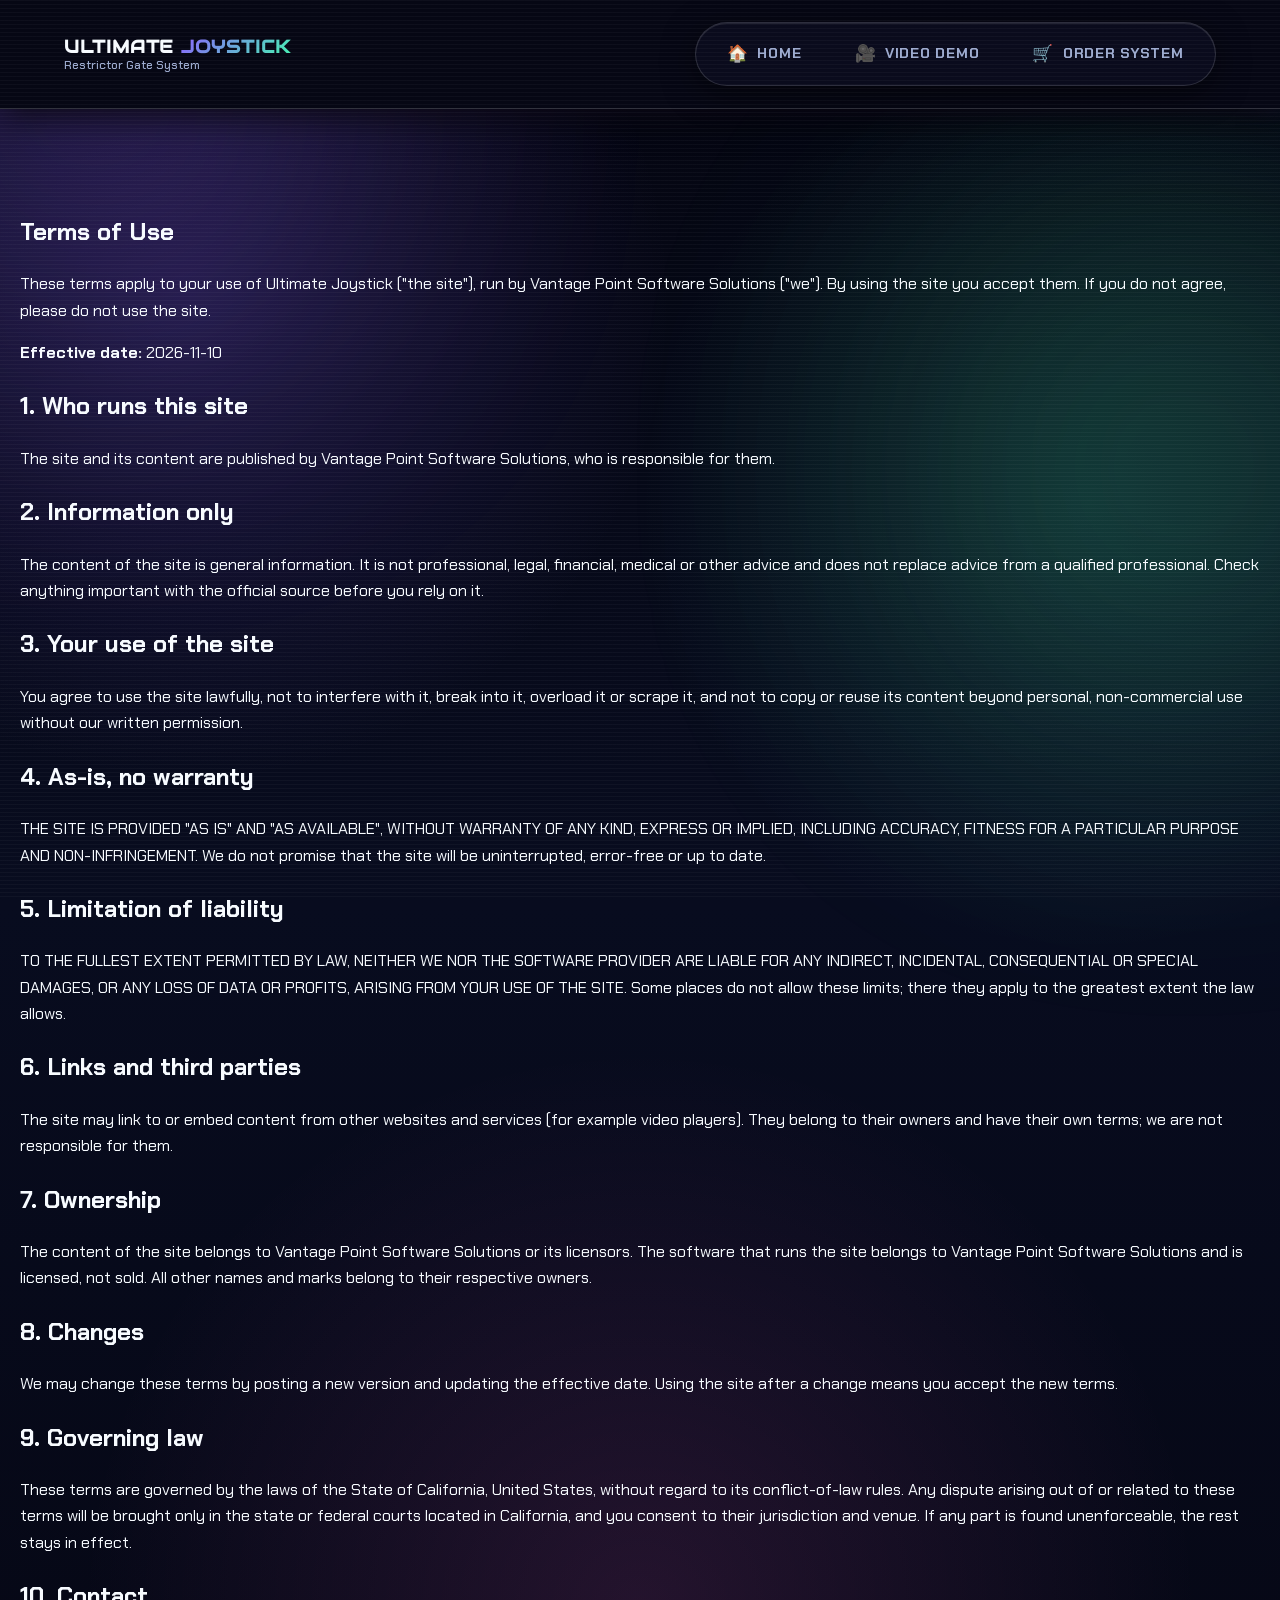
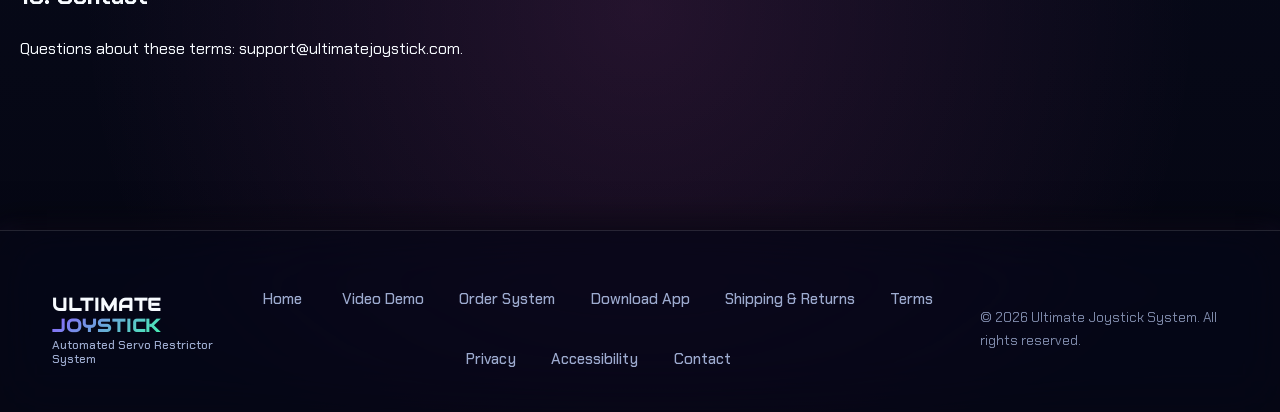
<file: terms.html>
<!DOCTYPE html>
<html lang="en">
  <head>
    <meta charset="UTF-8" />
    <meta name="viewport" content="width=device-width, initial-scale=1, viewport-fit=cover" />
    <meta name="description" content="Terms of use of Ultimate Joystick: what you agree to when you visit and use this website, including limits of liability and how to contact us." />
    <meta name="robots" content="index, follow" />
    <meta name="theme-color" content="#060714" />
    <meta property="og:type" content="website" />
    <meta property="og:site_name" content="Ultimate Joystick" />
    <meta property="og:title" content="Website Terms of Use and Conditions | Ultimate Joystick" />
    <meta property="og:description" content="Terms of use of Ultimate Joystick: what you agree to when you visit and use this website, including limits of liability and how to contact us." />
    <meta property="og:image" content="https://ultimatejoystick.com/assets/og/og-home.jpg" />
    <meta property="og:url" content="https://ultimatejoystick.com/terms.html" />
    <meta name="twitter:card" content="summary_large_image" />
    <meta name="twitter:image" content="https://ultimatejoystick.com/assets/og/og-home.jpg" />
    <link rel="canonical" href="https://ultimatejoystick.com/terms.html" />
    <title>Website Terms of Use and Conditions | Ultimate Joystick</title>
    <link rel="icon" href="./favicon.svg" type="image/svg+xml" />
    <link rel="icon" href="./favicon.ico" sizes="48x48" />
    <link rel="apple-touch-icon" href="./assets/icons/apple-touch-icon.png" />
    <link rel="manifest" href="./site.webmanifest" />
    <!-- ANALYTICS: paste the Cloudflare Web Analytics (or GA4) snippet here at go-live; see deploy/LAUNCH_READINESS_CHECKLIST.md -->
    <link rel="preconnect" href="https://fonts.googleapis.com" />
    <link rel="preconnect" href="https://fonts.gstatic.com" crossorigin />
    <link href="https://fonts.googleapis.com/css2?family=Audiowide&family=Chakra+Petch:ital,wght@0,400;0,500;0,600;0,700;1,400&display=swap" rel="stylesheet" />
    <link rel="stylesheet" href="./styles.css?v=5d33d1da" />
    <script src="./script.js?v=3404c69c" defer></script>
    <script type="application/ld+json">
      {
        "@context": "https://schema.org",
        "@graph": [
          {
            "@type": "WebPage",
            "@id": "https://ultimatejoystick.com/terms.html",
            "url": "https://ultimatejoystick.com/terms.html",
            "name": "Terms of Use",
            "isPartOf": { "@id": "https://ultimatejoystick.com/#website" }
          },
          {
            "@type": "BreadcrumbList",
            "itemListElement": [
              { "@type": "ListItem", "position": 1, "name": "Home", "item": "https://ultimatejoystick.com/" },
              { "@type": "ListItem", "position": 2, "name": "Terms of Use", "item": "https://ultimatejoystick.com/terms.html" }
            ]
          }
        ]
      }
    </script>
  </head>
  <body class="page-legal page-terms">
    <a class="skip-link" href="#top">Skip to content</a>
    <div class="bg-shape shape-1" aria-hidden="true"></div>
    <div class="bg-shape shape-2" aria-hidden="true"></div>

    <div class="site-shell">
      <header class="site-header">
        <a class="brand" href="./index.html">
          <span class="brand-copy">
            <strong>ULTIMATE <span class="gradient-text">JOYSTICK</span></strong>
            <span class="brand-sub">Restrictor Gate System</span>
          </span>
        </a>
        <nav class="site-nav" aria-label="Primary Navigation">
          <a href="./index.html" class="nav-link"><span class="nav-icon">🏠</span> Home</a>
          <a href="./video_demo.html" class="nav-link"><span class="nav-icon">🎥</span> Video Demo</a>
          <a href="./order.html" class="nav-link"><span class="nav-icon">🛒</span> Order System</a>
        </nav>
      </header>

      <main id="top">
        <section class="section legal-page">

<h1>Terms of Use</h1>
<p>These terms apply to your use of Ultimate Joystick (&quot;the site&quot;), run by Vantage Point Software Solutions (&quot;we&quot;). By using the site you accept them. If you do not agree, please do not use the site.</p>
<p><strong>Effective date:</strong> 2026-11-10</p>
<section>
<h2>1. Who runs this site</h2>
<p>The site and its content are published by Vantage Point Software Solutions, who is responsible for them.</p>
</section>
<section>
<h2>2. Information only</h2>
<p>The content of the site is general information. It is not professional, legal, financial, medical or other advice and does not replace advice from a qualified professional. Check anything important with the official source before you rely on it.</p>
</section>
<section>
<h2>3. Your use of the site</h2>
<p>You agree to use the site lawfully, not to interfere with it, break into it, overload it or scrape it, and not to copy or reuse its content beyond personal, non-commercial use without our written permission.</p>
</section>
<section>
<h2>4. As-is, no warranty</h2>
<p>THE SITE IS PROVIDED &quot;AS IS&quot; AND &quot;AS AVAILABLE&quot;, WITHOUT WARRANTY OF ANY KIND, EXPRESS OR IMPLIED, INCLUDING ACCURACY, FITNESS FOR A PARTICULAR PURPOSE AND NON-INFRINGEMENT. We do not promise that the site will be uninterrupted, error-free or up to date.</p>
</section>
<section>
<h2>5. Limitation of liability</h2>
<p>TO THE FULLEST EXTENT PERMITTED BY LAW, NEITHER WE NOR THE SOFTWARE PROVIDER ARE LIABLE FOR ANY INDIRECT, INCIDENTAL, CONSEQUENTIAL OR SPECIAL DAMAGES, OR ANY LOSS OF DATA OR PROFITS, ARISING FROM YOUR USE OF THE SITE. Some places do not allow these limits; there they apply to the greatest extent the law allows.</p>
</section>
<section>
<h2>6. Links and third parties</h2>
<p>The site may link to or embed content from other websites and services (for example video players). They belong to their owners and have their own terms; we are not responsible for them.</p>
</section>
<section>
<h2>7. Ownership</h2>
<p>The content of the site belongs to Vantage Point Software Solutions or its licensors. The software that runs the site belongs to Vantage Point Software Solutions and is licensed, not sold. All other names and marks belong to their respective owners.</p>
</section>
<section>
<h2>8. Changes</h2>
<p>We may change these terms by posting a new version and updating the effective date. Using the site after a change means you accept the new terms.</p>
</section>
<section>
<h2>9. Governing law</h2>
<p>These terms are governed by the laws of the State of California, United States, without regard to its conflict-of-law rules. Any dispute arising out of or related to these terms will be brought only in the state or federal courts located in California, and you consent to their jurisdiction and venue. If any part is found unenforceable, the rest stays in effect.</p>
</section>
<section>
<h2>10. Contact</h2>
<p>Questions about these terms: support@ultimatejoystick.com.</p>
</section>

        </section>
      </main>

      <footer class="site-footer">
        <div class="footer-inner">
          <div class="footer-brand">
            <a class="brand" href="./index.html">
              <span class="brand-copy">
                <strong>ULTIMATE <span class="gradient-text">JOYSTICK</span></strong>
                <span class="brand-sub">Automated Servo Restrictor System</span>
              </span>
            </a>
          </div>
          <nav class="footer-nav" aria-label="Footer Navigation">
            <a href="./index.html">Home</a>
            <a href="./video_demo.html">Video Demo</a>
            <a href="./order.html">Order System</a>
            <a href="./download.html">Download App</a>
            <a href="./policies.html">Shipping &amp; Returns</a>
            <a href="./terms.html">Terms</a>
            <a href="./privacy.html">Privacy</a>
            <a href="./accessibility.html">Accessibility</a>
            <a href="mailto:support@ultimatejoystick.com">Contact</a>
          </nav>
          <div class="footer-copyright">
            <p>&copy; 2026 Ultimate Joystick System. All rights reserved.</p>
          </div>
        </div>
      </footer>
    </div>
  </body>
</html>
</file>
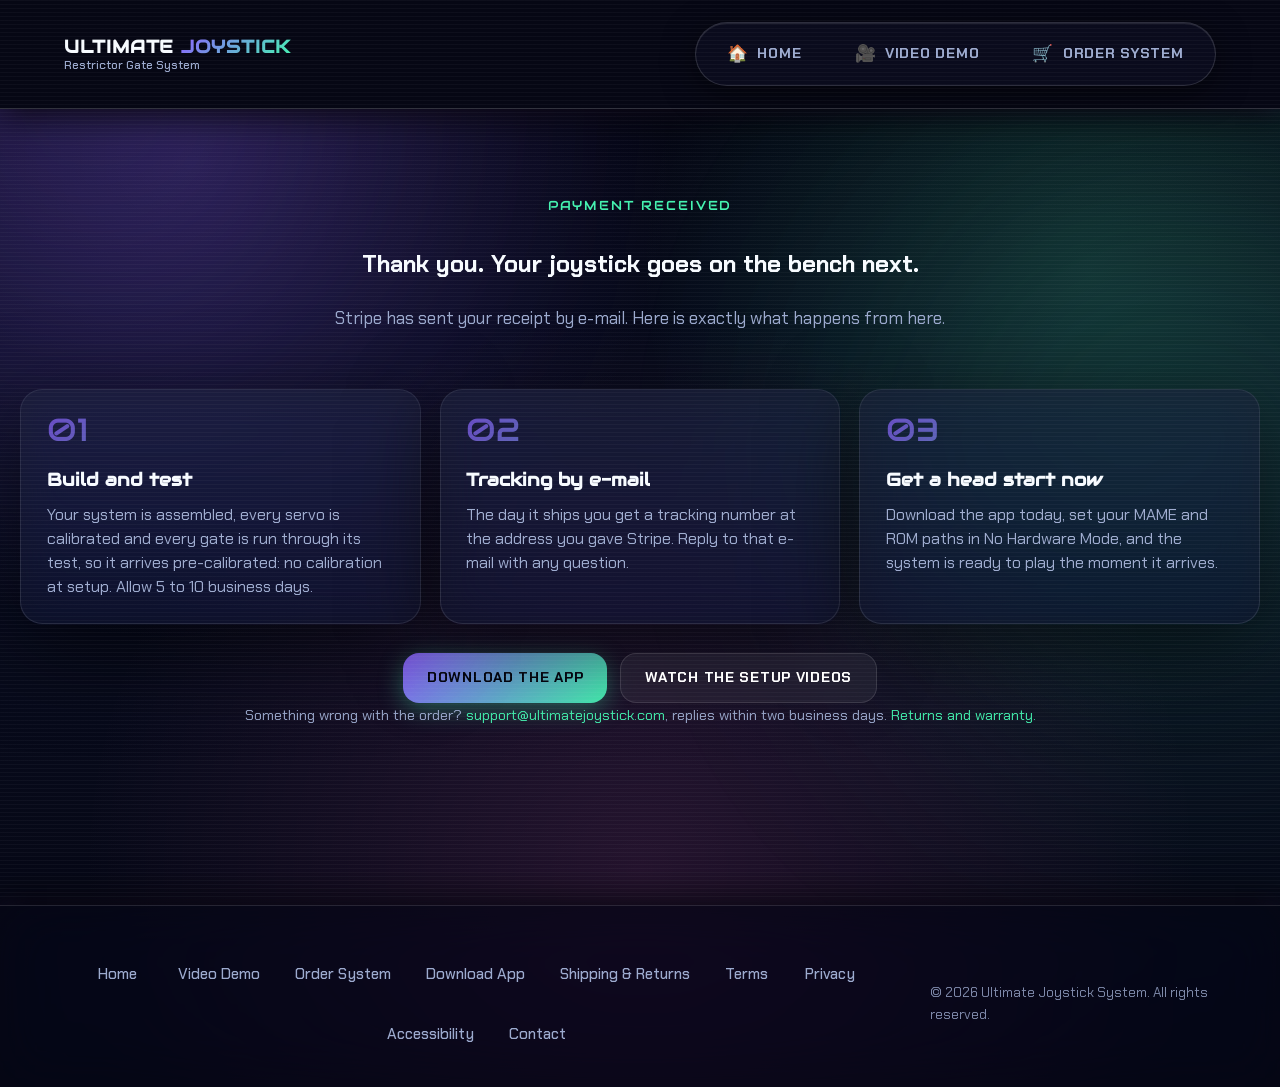
<file: thank-you.html>
<!DOCTYPE html>
<html lang="en">
  <head>
    <meta charset="UTF-8" />
    <meta name="viewport" content="width=device-width, initial-scale=1, viewport-fit=cover" />
    <meta name="robots" content="noindex, nofollow" />
    <meta name="description" content="Thank you for your Ultimate Joystick order. What happens next, and what you can set up while it is being built." />
    <meta name="theme-color" content="#060714" />
    <title>Order Received | Ultimate Joystick</title>
    <link rel="icon" href="./favicon.svg" type="image/svg+xml" />
    <link rel="icon" href="./favicon.ico" sizes="48x48" />
    <link rel="apple-touch-icon" href="./assets/icons/apple-touch-icon.png" />
    <link rel="manifest" href="./site.webmanifest" />
    <!-- ANALYTICS: paste the Cloudflare Web Analytics (or GA4) snippet here at go-live; see deploy/LAUNCH_READINESS_CHECKLIST.md -->
    <link rel="preconnect" href="https://fonts.googleapis.com" />
    <link rel="preconnect" href="https://fonts.gstatic.com" crossorigin />
    <link href="https://fonts.googleapis.com/css2?family=Audiowide&family=Chakra+Petch:ital,wght@0,400;0,500;0,600;0,700;1,400&display=swap" rel="stylesheet" />
    <link rel="stylesheet" href="./styles.css?v=5d33d1da" />
  </head>
  <body class="page-thankyou">
    <a class="skip-link" href="#top">Skip to content</a>
    <div class="bg-shape shape-1" aria-hidden="true"></div>
    <div class="bg-shape shape-2" aria-hidden="true"></div>

    <div class="site-shell">
      <header class="site-header">
        <a class="brand" href="./index.html">
          <span class="brand-copy">
            <strong>ULTIMATE <span class="gradient-text">JOYSTICK</span></strong>
            <span class="brand-sub">Restrictor Gate System</span>
          </span>
        </a>
        <nav class="site-nav" aria-label="Primary Navigation">
          <a href="./index.html" class="nav-link"><span class="nav-icon">🏠</span> Home</a>
          <a href="./video_demo.html" class="nav-link"><span class="nav-icon">🎥</span> Video Demo</a>
          <a href="./order.html" class="nav-link"><span class="nav-icon">🛒</span> Order System</a>
        </nav>
      </header>

      <main id="top">
        <section class="section thankyou">
          <div class="section-heading">
            <span class="eyebrow">Payment Received</span>
            <h1>Thank you. Your joystick goes on the bench next.</h1>
            <p>Stripe has sent your receipt by e-mail. Here is exactly what happens from here.</p>
          </div>

          <div class="steps-grid">
            <article class="step-card glass-card">
              <span class="step-num">01</span>
              <h2 class="step-title">Build and test</h2>
              <p>Your system is assembled, every servo is calibrated and every gate is run through its test, so it arrives pre-calibrated: no calibration at setup. Allow 5 to 10 business days.</p>
            </article>
            <article class="step-card glass-card">
              <span class="step-num">02</span>
              <h2 class="step-title">Tracking by e-mail</h2>
              <p>The day it ships you get a tracking number at the address you gave Stripe. Reply to that e-mail with any question.</p>
            </article>
            <article class="step-card glass-card">
              <span class="step-num">03</span>
              <h2 class="step-title">Get a head start now</h2>
              <p>Download the app today, set your MAME and ROM paths in No Hardware Mode, and the system is ready to play the moment it arrives.</p>
            </article>
          </div>

          <div class="section-cta">
            <a class="button button-primary button-glow" href="./download.html">Download the app</a>
            <a class="button button-secondary button-glow" href="./video_demo.html">Watch the setup videos</a>
          </div>
          <p class="trust-note">Something wrong with the order? <a href="mailto:support@ultimatejoystick.com">support@ultimatejoystick.com</a>, replies within two business days. <a href="./policies.html">Returns and warranty.</a></p>
        </section>
      </main>

      <footer class="site-footer">
        <div class="footer-inner">
          <nav class="footer-nav" aria-label="Footer Navigation">
            <a href="./index.html">Home</a>
            <a href="./video_demo.html">Video Demo</a>
            <a href="./order.html">Order System</a>
            <a href="./download.html">Download App</a>
            <a href="./policies.html">Shipping &amp; Returns</a>
            <a href="./terms.html">Terms</a>
            <a href="./privacy.html">Privacy</a>
            <a href="./accessibility.html">Accessibility</a>
            <a href="mailto:support@ultimatejoystick.com">Contact</a>
          </nav>
          <div class="footer-copyright">
            <p>&copy; 2026 Ultimate Joystick System. All rights reserved.</p>
          </div>
        </div>
      </footer>
    </div>
  </body>
</html>
</file>
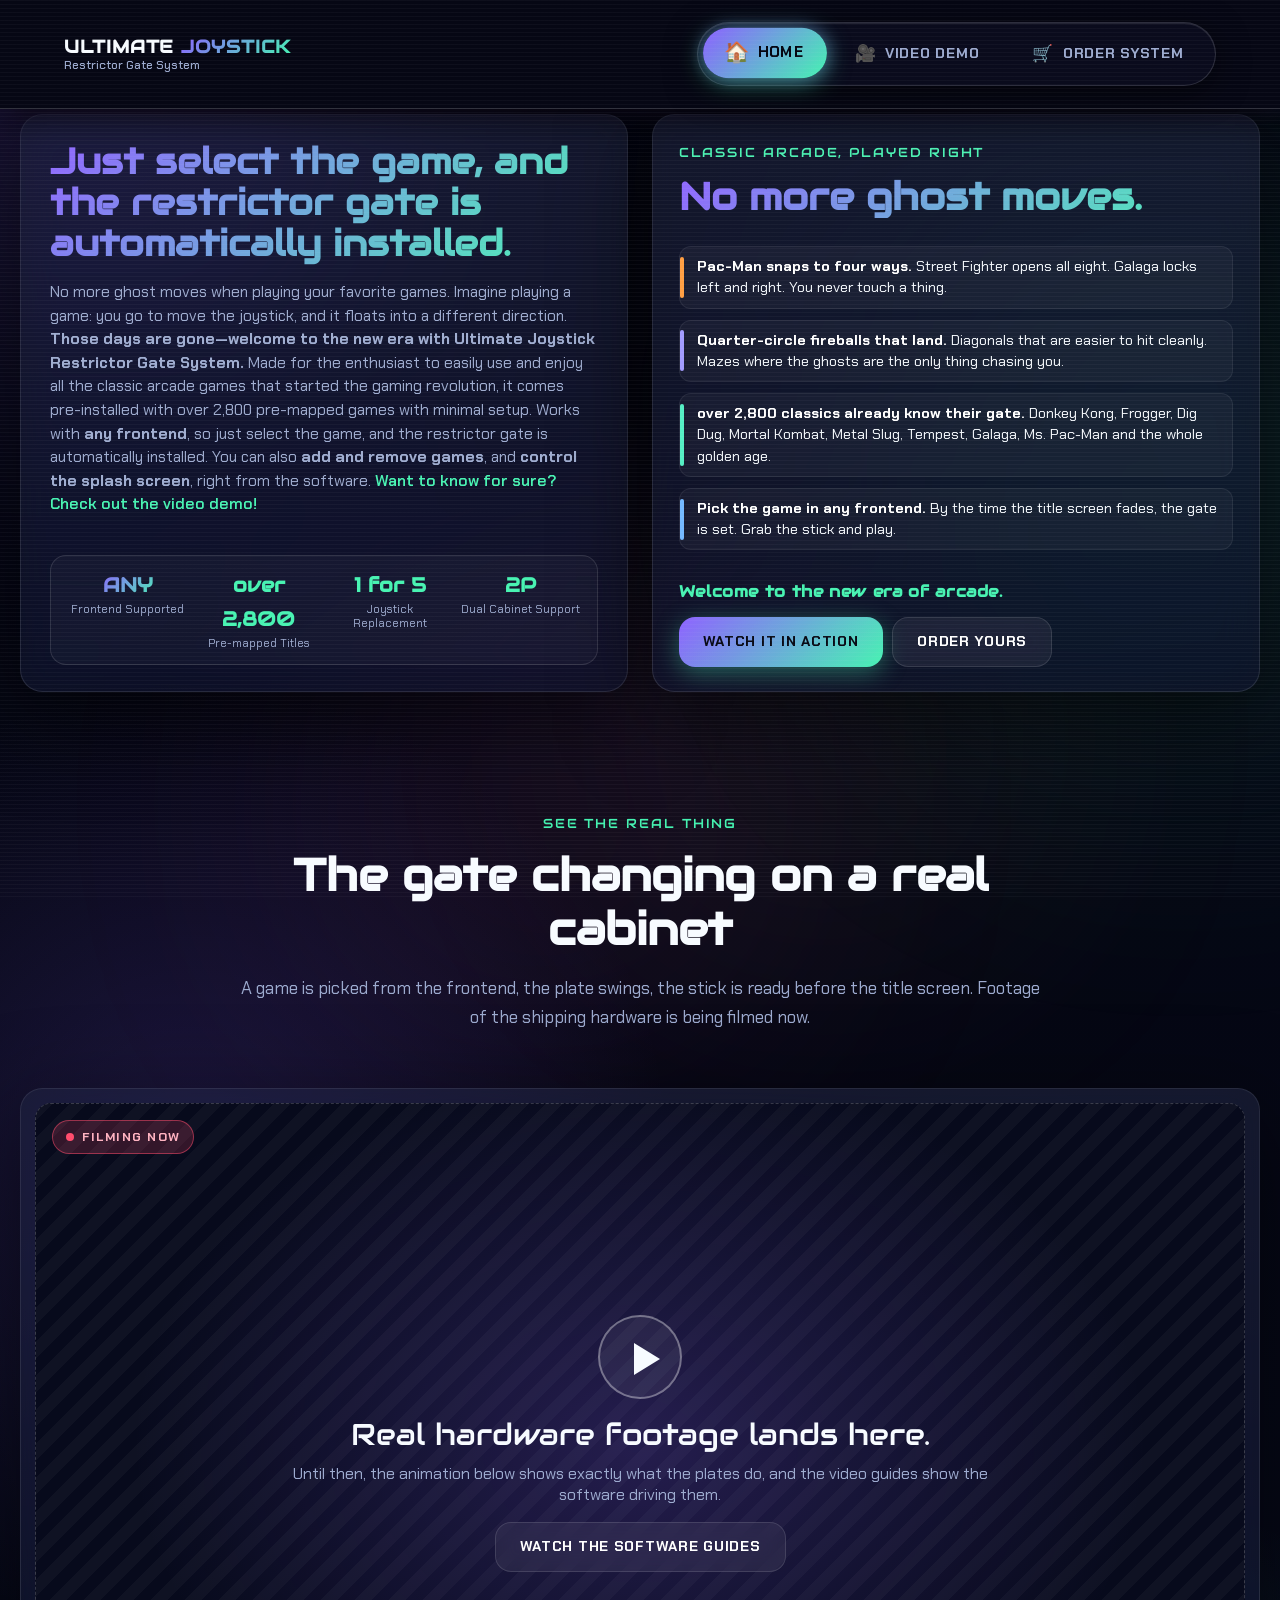
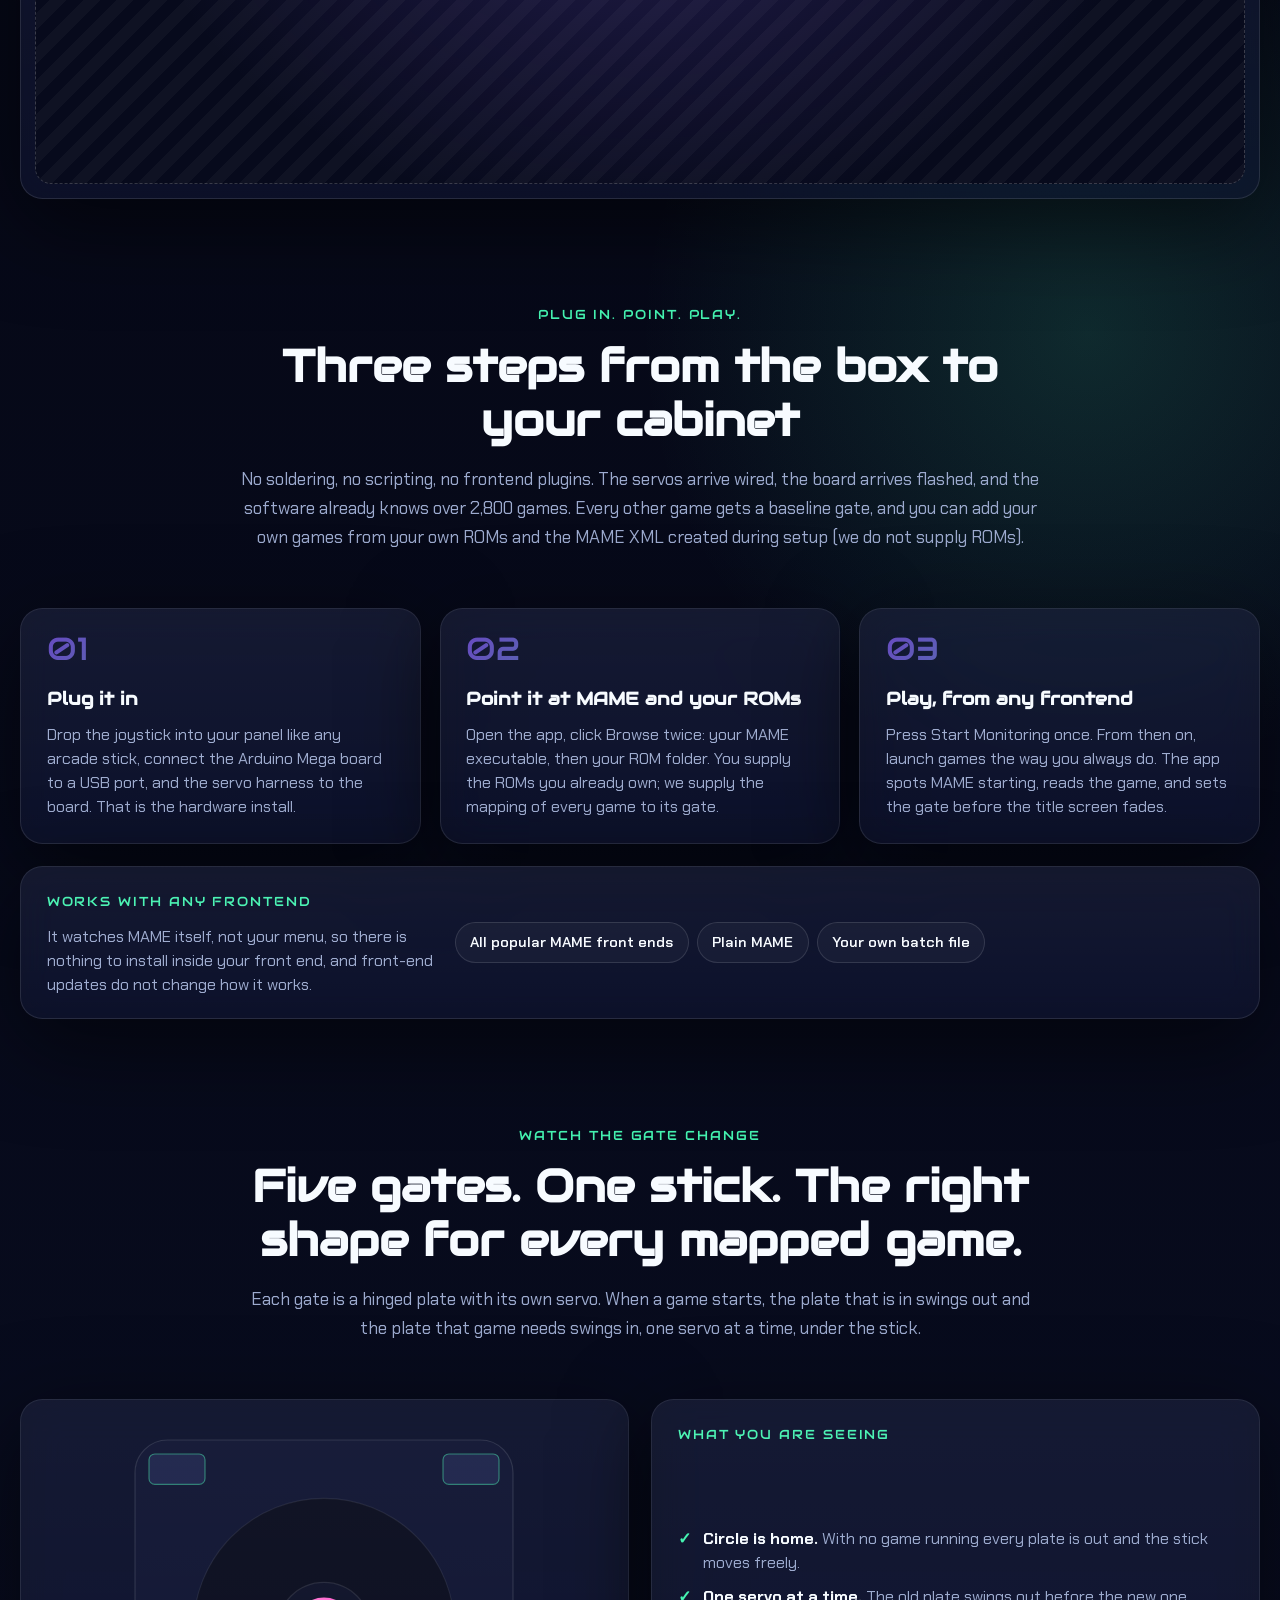
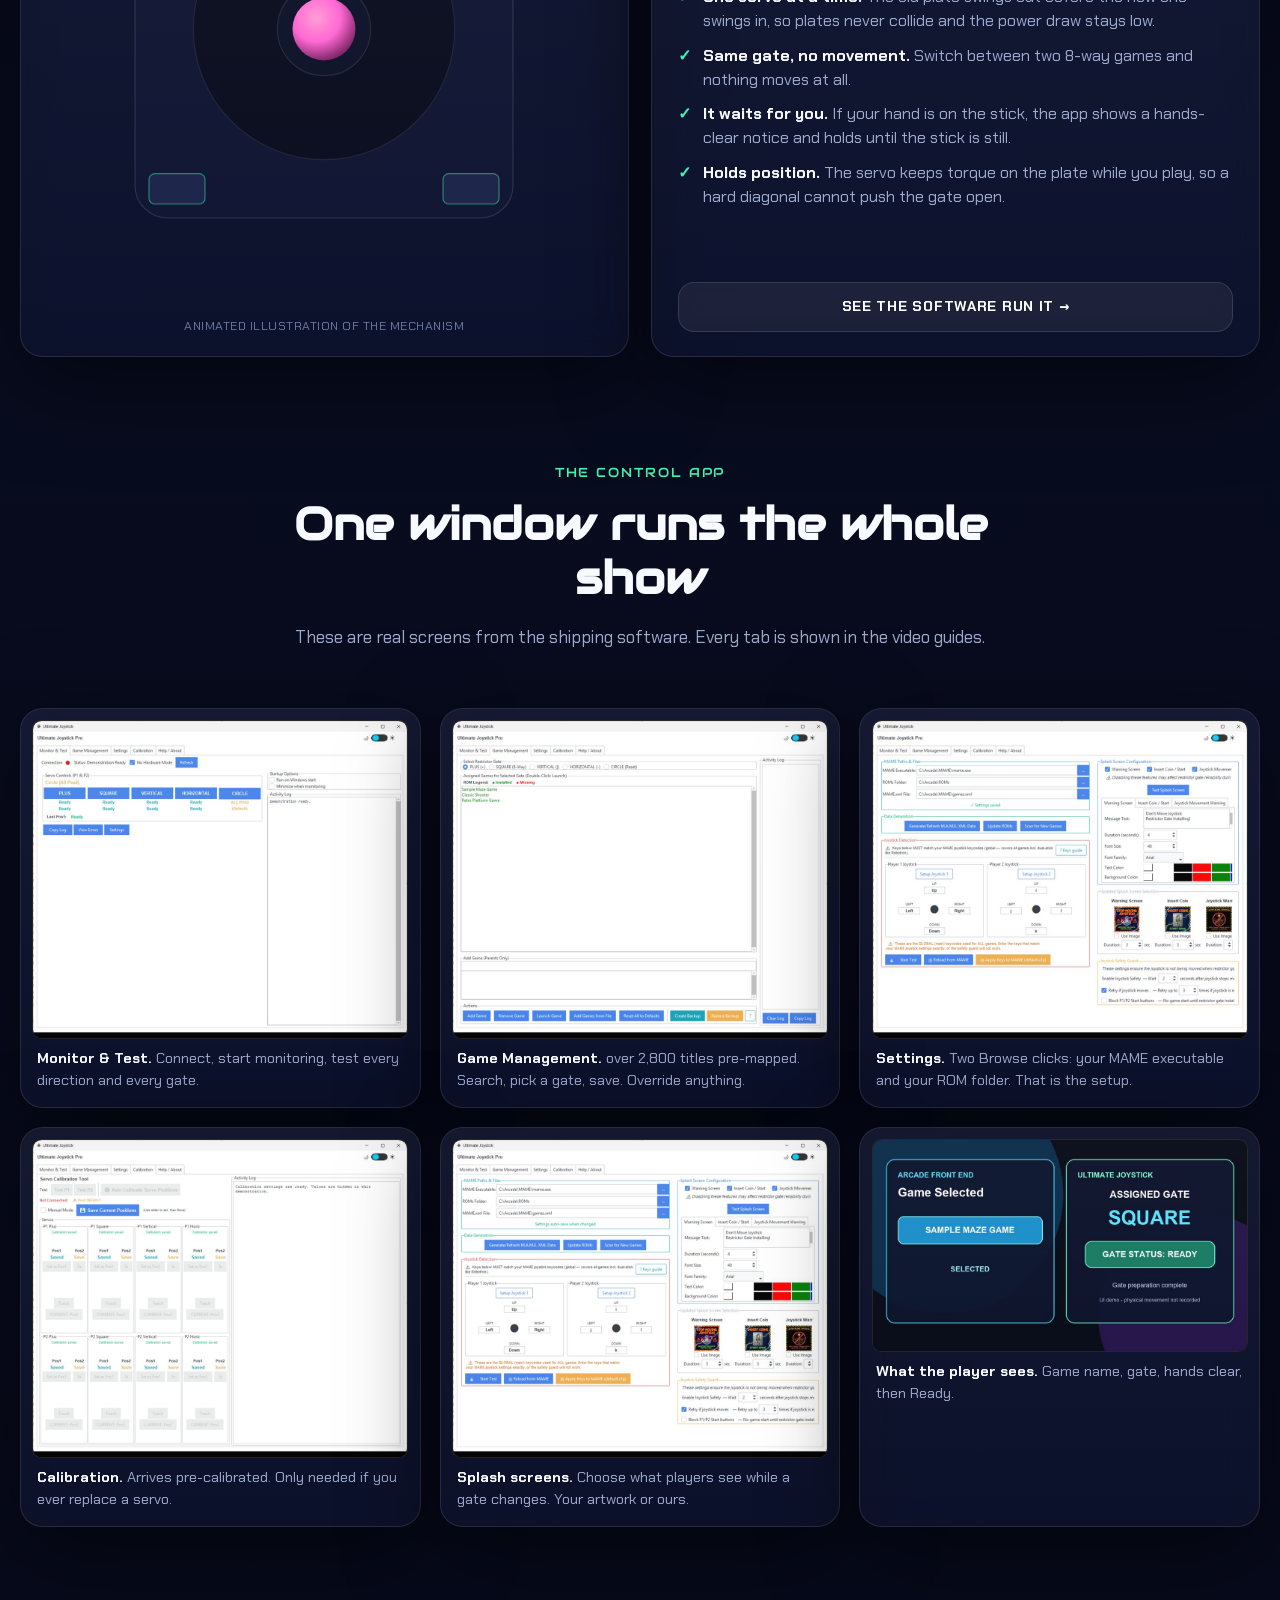
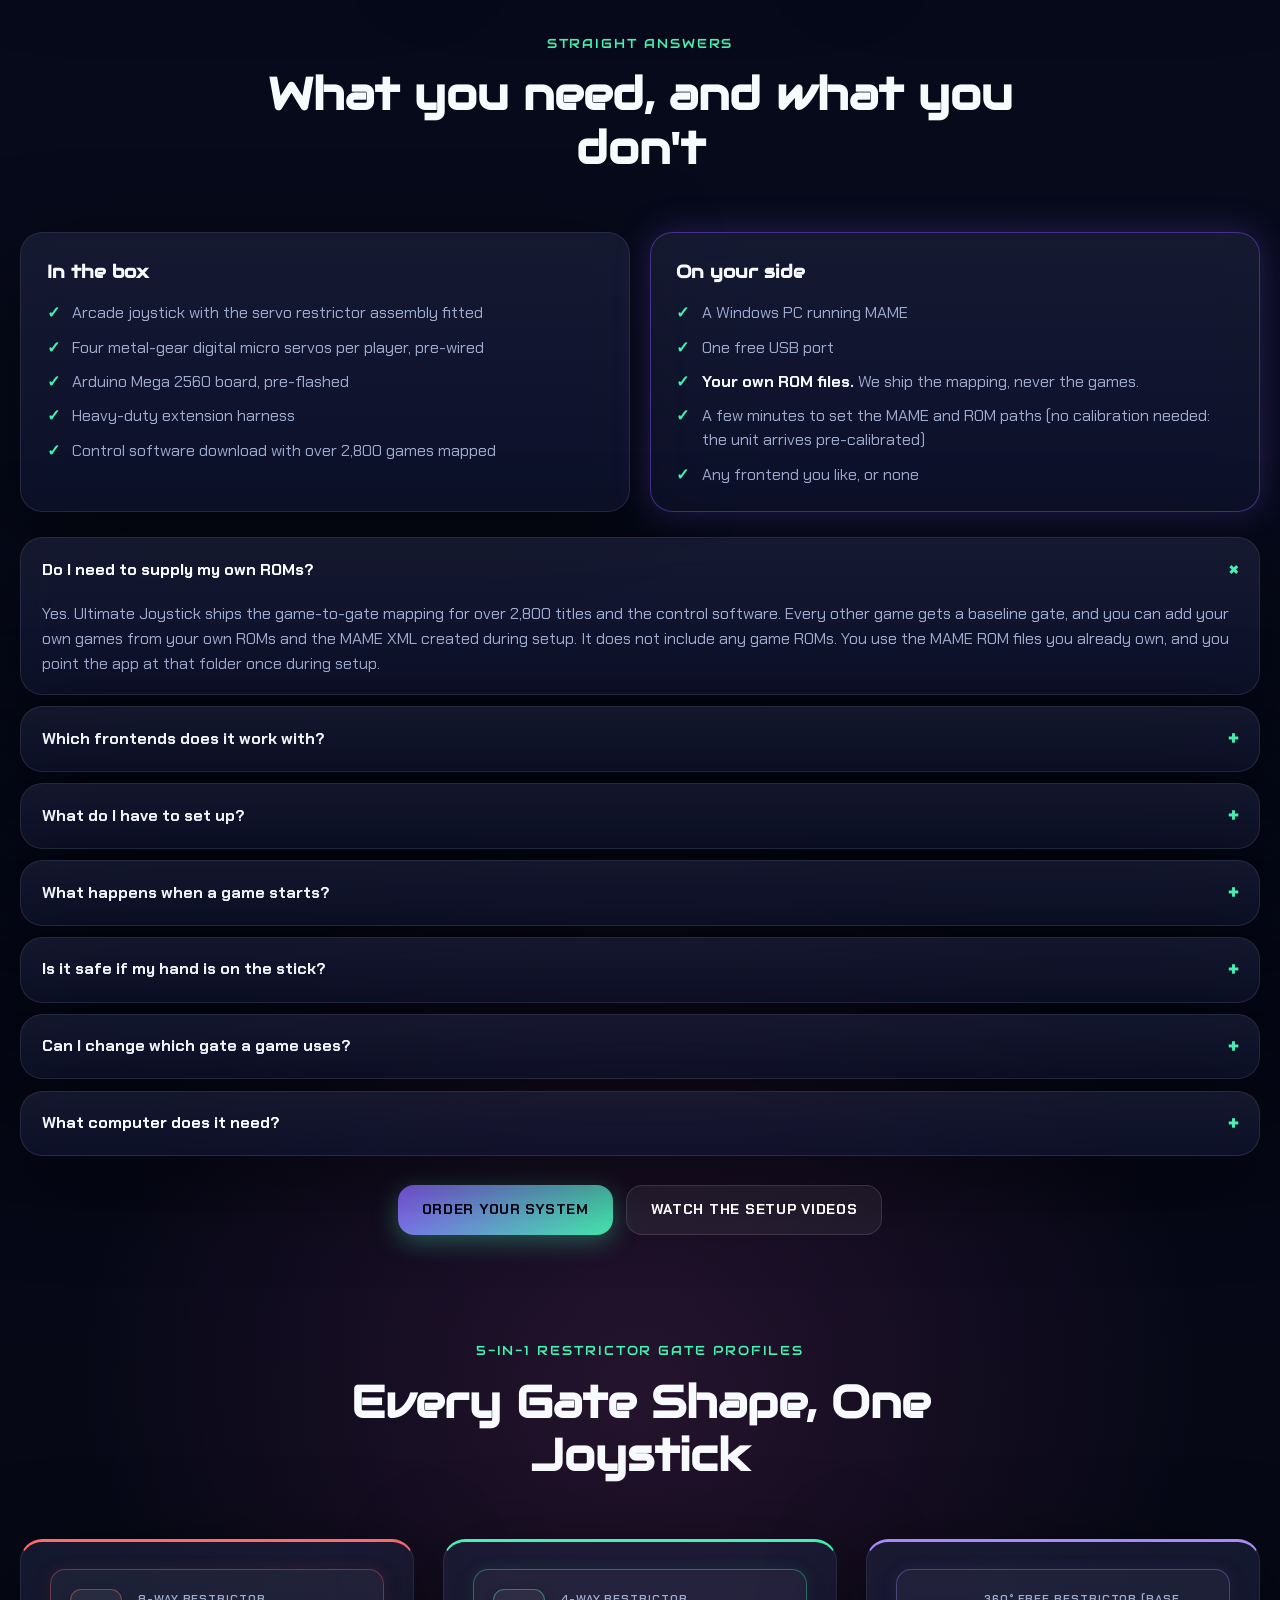
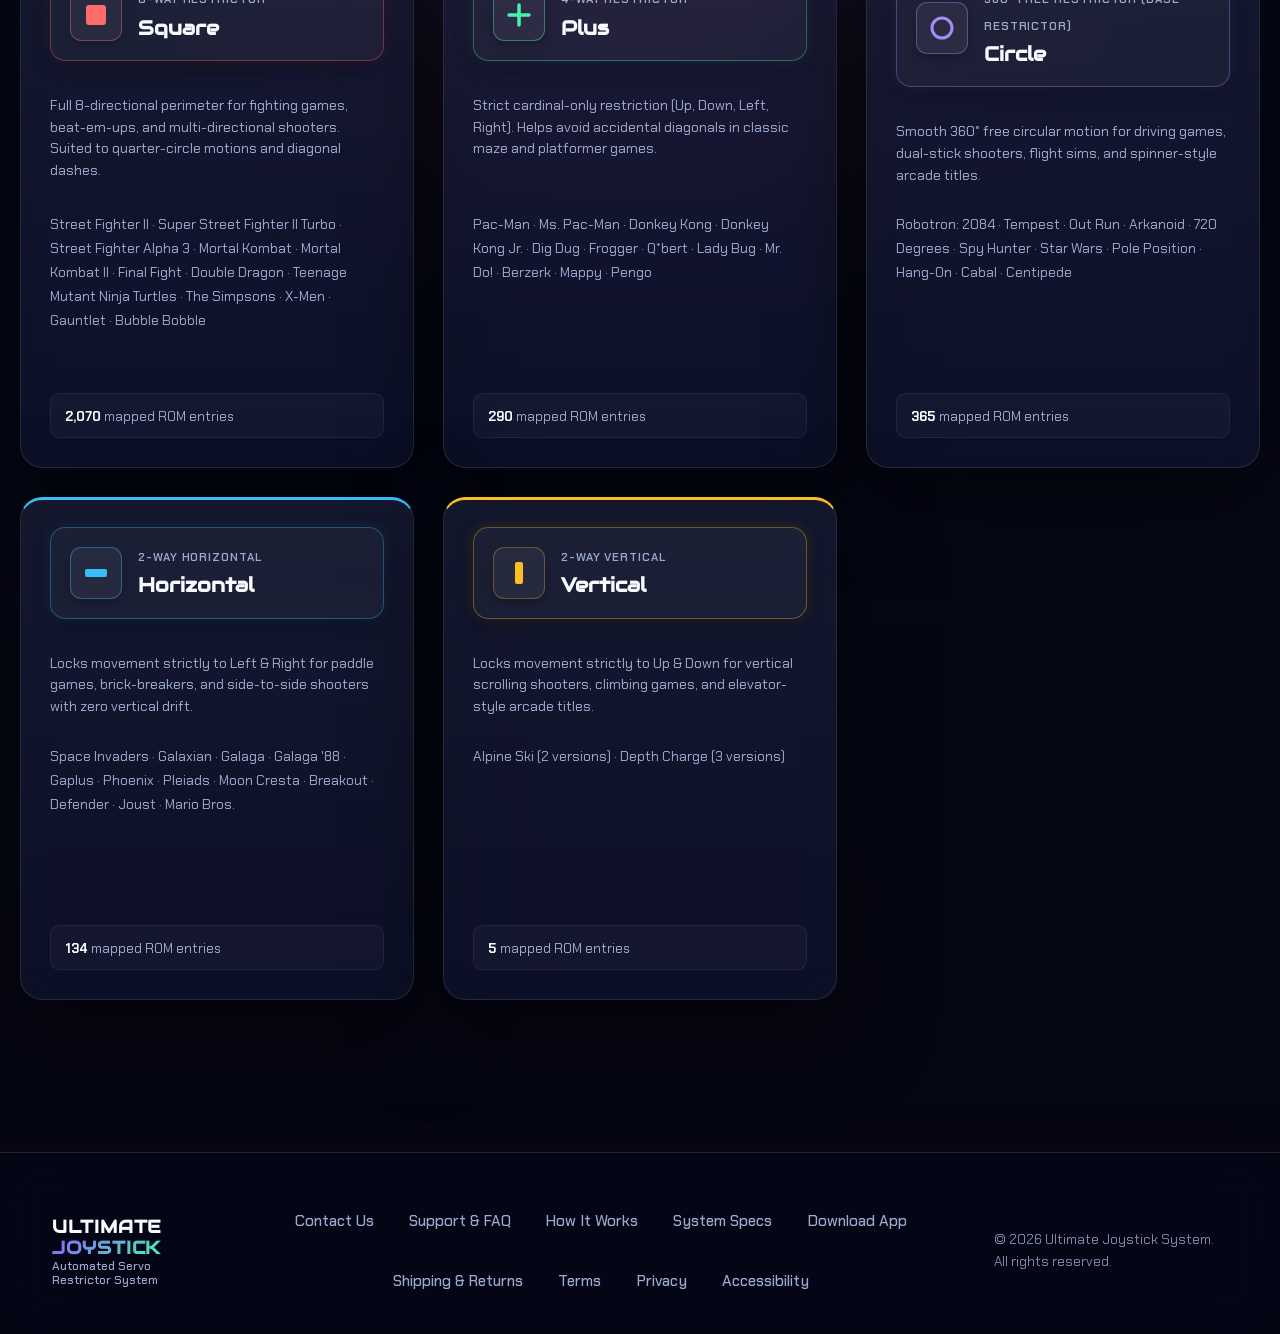
<file: ultimate_joystick.html>
<!DOCTYPE html>
<html lang="en">
  <head>
    <meta charset="UTF-8" />
    <meta name="viewport" content="width=device-width, initial-scale=1, viewport-fit=cover" />
    <meta name="description" content="Ultimate Joystick Pro switches its restrictor gate automatically for over 2,800 MAME classics. Arrives pre-calibrated; works with all popular MAME front ends." />
    <meta name="robots" content="noindex, follow" />
    <meta name="theme-color" content="#060714" />
    <meta property="og:type" content="website" />
    <meta property="og:site_name" content="Ultimate Joystick" />
    <meta property="og:title" content="Ultimate Joystick Restrictor Gate System" />
    <meta property="og:description" content="Select the game and the correct restrictor gate installs itself. Automated servo gates for arcade joysticks, over 2,800 games pre-mapped, works with all popular MAME front ends." />
    <meta property="og:image" content="https://ultimatejoystick.com/assets/og/og-home.jpg" />
    <meta property="og:image:width" content="1200" />
    <meta property="og:image:height" content="630" />
    <meta property="og:image:alt" content="Ultimate Joystick: No more ghost moves. Automatic restrictor gate system for arcade joysticks." />
    <meta property="og:url" content="https://ultimatejoystick.com/" />
    <meta name="twitter:card" content="summary_large_image" />
    <meta name="twitter:title" content="Ultimate Joystick Restrictor Gate System" />
    <meta name="twitter:description" content="Select the game and the correct restrictor gate installs itself. over 2,800 arcade games pre-mapped." />
    <meta name="twitter:image" content="https://ultimatejoystick.com/assets/og/og-home.jpg" />
    <link rel="canonical" href="https://ultimatejoystick.com/" />
    <title>Ultimate Joystick Pro | Automatic Restrictor Gates for MAME</title>
    <link rel="icon" href="./favicon.svg" type="image/svg+xml" />
    <link rel="icon" href="./favicon.ico" sizes="48x48" />
    <link rel="apple-touch-icon" href="./assets/icons/apple-touch-icon.png" />
    <link rel="manifest" href="./site.webmanifest" />
    <!-- ANALYTICS: paste the Cloudflare Web Analytics (or GA4) snippet here at go-live; see deploy/LAUNCH_READINESS_CHECKLIST.md -->
    <link rel="preconnect" href="https://fonts.googleapis.com" />
    <link rel="preconnect" href="https://fonts.gstatic.com" crossorigin />
    <link href="https://fonts.googleapis.com/css2?family=Audiowide&family=Chakra+Petch:ital,wght@0,400;0,500;0,600;0,700;1,400&display=swap" rel="stylesheet" />
    <link rel="stylesheet" href="./styles.css?v=5d33d1da" />
    <script src="./script.js?v=3404c69c" defer></script>
    <script type="application/ld+json">
      {
        "@context": "https://schema.org",
        "@graph": [
          {
            "@type": "Organization",
            "@id": "https://ultimatejoystick.com/#organization",
            "name": "Ultimate Joystick",
            "url": "https://ultimatejoystick.com/",
            "logo": "https://ultimatejoystick.com/favicon.svg",
            "email": "support@ultimatejoystick.com",
            "contactPoint": {
              "@type": "ContactPoint",
              "contactType": "customer support",
              "email": "support@ultimatejoystick.com",
              "availableLanguage": "English"
            }
          },
          {
            "@type": "WebSite",
            "@id": "https://ultimatejoystick.com/#website",
            "url": "https://ultimatejoystick.com/",
            "name": "Ultimate Joystick",
            "publisher": { "@id": "https://ultimatejoystick.com/#organization" }
          },
          {
            "@type": "Product",
            "@id": "https://ultimatejoystick.com/#product",
            "additionalProperty": [
              { "@type": "PropertyValue", "name": "Gate shapes", "value": "Plus (4-way), Square (8-way), Horizontal (2-way), Vertical (2-way), Circle (free); optional octagonal plate can be swapped in by the user" },
              { "@type": "PropertyValue", "name": "Pre-mapped games", "value": "over 2,800" },
              { "@type": "PropertyValue", "name": "ROMs included", "value": "No - use your own MAME ROM files" }
            ],
            "name": "Ultimate Joystick Restrictor Gate System",
            "description": "Automated servo-driven restrictor gate system for arcade joysticks. Select a game in any frontend and the matching 4-way (plus), 8-way (square), 2-way (horizontal or vertical) or circle gate installs itself. Ships assembled with joystick, servo restrictor assembly, wiring harness, Arduino Mega 2560 board and the control software with over 2,800 pre-mapped games.",
            "image": ["https://ultimatejoystick.com/assets/og/og-home.jpg", "https://ultimatejoystick.com/videos/ultimate-joystick/09-complete-start-to-finish.jpg"],
            "brand": { "@type": "Brand", "name": "Ultimate Joystick" },
            "category": "Arcade cabinet parts",
            "url": "https://ultimatejoystick.com/order.html",
            "offers": {
              "@type": "AggregateOffer",
              "priceCurrency": "USD",
              "lowPrice": "100",
              "highPrice": "200",
              "offerCount": 2,
              "availability": "https://schema.org/InStock",
              "url": "https://ultimatejoystick.com/order.html",
              "seller": { "@id": "https://ultimatejoystick.com/#organization" }
            }
          },
          {
            "@type": "FAQPage",
            "@id": "https://ultimatejoystick.com/#faq",
            "mainEntity": [
              {
                "@type": "Question",
                "name": "Do I need to supply my own ROMs?",
                "acceptedAnswer": {
                  "@type": "Answer",
                  "text": "Yes. Ultimate Joystick ships the game-to-gate mapping for over 2,800 titles and the control software. Every other game gets a baseline gate, and you can add your own games from your own ROMs and the MAME XML created during setup. It does not include any game ROMs. You use the MAME ROM files you already own, and you point the app at that folder once during setup."
                }
              },
              {
                "@type": "Question",
                "name": "Which frontends does it work with?",
                "acceptedAnswer": {
                  "@type": "Answer",
                  "text": "All popular MAME front ends are supported, as well as a batch file or MAME on its own. The app watches the MAME process itself, so there is nothing to install inside your frontend."
                }
              },
              {
                "@type": "Question",
                "name": "What do I have to set up?",
                "acceptedAnswer": {
                  "@type": "Answer",
                  "text": "Plug the controller into a USB port, open the app, click Browse to select your MAME executable and your ROM folder, and start monitoring. The servos arrive wired, the board arrives flashed and the unit arrives pre-calibrated, so there is no calibration step at setup. Calibration is only needed if you ever replace a servo."
                }
              },
              {
                "@type": "Question",
                "name": "What happens when a game starts?",
                "acceptedAnswer": {
                  "@type": "Answer",
                  "text": "The app recognises the game, looks up its gate, swings the current plate out and the new plate in, one servo at a time, and shows a full-screen notice while it moves. When nothing is running the stick rests on the free-circle gate."
                }
              },
              {
                "@type": "Question",
                "name": "Is it safe if my hand is on the stick?",
                "acceptedAnswer": {
                  "@type": "Answer",
                  "text": "The app will not move a plate while it sees the joystick being used. It shows a hands-clear notice, waits, retries, and if the stick is still being held it gives up with a visible message rather than fight you."
                }
              },
              {
                "@type": "Question",
                "name": "Can I change which gate a game uses?",
                "acceptedAnswer": {
                  "@type": "Answer",
                  "text": "Yes. Search the game in the Game Management tab, pick a gate shape, save. Every one of the pre-mapped titles can be overridden, and new games can be added the same way."
                }
              },
              {
                "@type": "Question",
                "name": "What computer does it need?",
                "acceptedAnswer": {
                  "@type": "Answer",
                  "text": "A Windows PC running MAME, one free USB port, and your ROM files. The control app is a single Windows program; no drivers beyond the standard USB-serial driver are needed."
                }
              }
            ]
          },
          {
            "@type": "BreadcrumbList",
            "itemListElement": [
              { "@type": "ListItem", "position": 1, "name": "Home", "item": "https://ultimatejoystick.com/" }
            ]
          }
        ]
      }
    </script>
  </head>
  <body>
    <a class="skip-link" href="#top">Skip to content</a>
    <!-- Ambient Background Lighting Orbs -->
    <div class="bg-shape shape-1" aria-hidden="true"></div>
    <div class="bg-shape shape-2" aria-hidden="true"></div>
    <div class="bg-shape shape-3" aria-hidden="true"></div>
    <div class="bg-shape shape-4" aria-hidden="true"></div>

    <div class="site-shell">
      <!-- Fixed Full-Width Site Header -->
      <header class="site-header">
        <a class="brand" href="./index.html">
          <span class="brand-copy">
            <strong>ULTIMATE <span class="gradient-text">JOYSTICK</span></strong>
            <span class="brand-sub">Restrictor Gate System</span>
          </span>
        </a>
        <nav class="site-nav" aria-label="Primary Navigation">
          <a href="./index.html" class="nav-link active"><span class="nav-icon">🏠</span> Home</a>
          <a href="./video_demo.html" class="nav-link"><span class="nav-icon">🎥</span> Video Demo</a>
          <a href="./order.html" class="nav-link"><span class="nav-icon">🛒</span> Order System</a>
        </nav>
      </header>

      <main id="top">
        <!-- Hero Section -->
        <section class="hero section">
          <div class="hero-copy glass-card">
            <div>
              <h1 class="hero-title">
                <span class="gradient-text">Just select the game, and the restrictor gate is automatically installed.</span>
              </h1>
              <p class="hero-lead">
                No more ghost moves when playing your favorite games. Imagine playing a game: you go to move the joystick, and it floats into a different direction. <strong>Those days are gone—welcome to the new era with Ultimate Joystick Restrictor Gate System.</strong> Made for the enthusiast to easily use and enjoy all the classic arcade games that started the gaming revolution, it comes pre-installed with over 2,800 pre-mapped games with minimal setup. Works with <strong>any frontend</strong>, so just select the game, and the restrictor gate is automatically installed. You can also <strong>add and remove games</strong>, and <strong>control the splash screen</strong>, right from the software. <em style="color: var(--accent-secondary); font-style: normal; font-weight: 600;">Want to know for sure? Check out the video demo!</em>
              </p>
            </div>

            <!-- Stat Signals Bar -->
            <div class="hero-signals" aria-label="Product signals and capabilities">
              <div class="signal-card">
                <span class="signal-value gradient-text">ANY</span>
                <span class="signal-label">Frontend Supported</span>
              </div>
              <div class="signal-card">
                <span class="signal-value">over 2,800</span>
                <span class="signal-label">Pre-mapped Titles</span>
              </div>
              <div class="signal-card">
                <span class="signal-value">1 for 5</span>
                <span class="signal-label">Joystick Replacement</span>
              </div>
              <div class="signal-card">
                <span class="signal-value">2P</span>
                <span class="signal-label">Dual Cabinet Support</span>
              </div>
            </div>
          </div>

          <!-- Hook panel: why this exists, in the player's words -->
          <aside class="hero-interactive-dock">
            <div class="hero-hooks glass-card" aria-labelledby="hero-hooks-title">
              <div class="hero-hooks-header">
                <span class="eyebrow">Classic Arcade, Played Right</span>
                <h2 id="hero-hooks-title" class="gradient-text">No more ghost moves.</h2>
              </div>
              <ul class="hero-hooks-list">
                <li class="hook hook-plus">
                  <strong>Pac-Man snaps to four ways.</strong> Street Fighter opens all eight. Galaga locks left and right. You never touch a thing.
                </li>
                <li class="hook hook-square">
                  <strong>Quarter-circle fireballs that land.</strong> Diagonals that are easier to hit cleanly. Mazes where the ghosts are the only thing chasing you.
                </li>
                <li class="hook hook-circle">
                  <strong>over 2,800 classics already know their gate.</strong> Donkey Kong, Frogger, Dig Dug, Mortal Kombat, Metal Slug, Tempest, Galaga, Ms. Pac-Man and the whole golden age.
                </li>
                <li class="hook hook-vertical">
                  <strong>Pick the game in any frontend.</strong> By the time the title screen fades, the gate is set. Grab the stick and play.
                </li>
              </ul>
              <div class="hero-hooks-footer">
                <span class="hero-hooks-tag">Welcome to the new era of arcade.</span>
                <div class="hero-hooks-actions">
                  <a class="button button-primary button-glow" href="./video_demo.html">Watch it in action</a>
                  <a class="button button-secondary button-glow" href="./order.html">Order yours</a>
                </div>
              </div>
            </div>
          </aside>
        </section>



        <!-- Reserved: real hardware footage. Drop the clip at videos/hardware/gate-change.mp4 (+ .jpg poster)
             and replace the .video-slot-placeholder block with:
             <video class="video-slot-player" controls playsinline preload="metadata" poster="./videos/hardware/gate-change.jpg" width="1280" height="720">
               <source src="./videos/hardware/gate-change.mp4" type="video/mp4" />
             </video>
             then add a VideoObject for it to the JSON-LD graph. -->
        <section id="see-the-real-thing" class="section section-video-slot">
          <div class="section-heading">
            <span class="eyebrow">See The Real Thing</span>
            <h2>The gate changing on a real cabinet</h2>
            <p>A game is picked from the frontend, the plate swings, the stick is ready before the title screen. Footage of the shipping hardware is being filmed now.</p>
          </div>
          <div class="video-slot glass-card">
            <div class="video-slot-placeholder" role="group" aria-label="Video of the physical joystick changing its restrictor gate, being filmed">
              <div class="video-slot-badge">Filming now</div>
              <div class="video-slot-play" aria-hidden="true"></div>
              <p class="video-slot-text">Real hardware footage lands here.<br /><span>Until then, the animation below shows exactly what the plates do, and the video guides show the software driving them.</span></p>
              <a class="button button-secondary button-glow" href="./video_demo.html">Watch the software guides</a>
            </div>
          </div>
        </section>

        <!-- How it works -->
        <section id="how-it-works" class="section">
          <div class="section-heading">
            <span class="eyebrow">Plug In. Point. Play.</span>
            <h2>Three steps from the box to your cabinet</h2>
            <p>No soldering, no scripting, no frontend plugins. The servos arrive wired, the board arrives flashed, and the software already knows over 2,800 games. Every other game gets a baseline gate, and you can add your own games from your own ROMs and the MAME XML created during setup (we do not supply ROMs).</p>
          </div>
          <div class="steps-grid">
            <article class="step-card glass-card">
              <span class="step-num">01</span>
              <h3>Plug it in</h3>
              <p>Drop the joystick into your panel like any arcade stick, connect the Arduino Mega board to a USB port, and the servo harness to the board. That is the hardware install.</p>
            </article>
            <article class="step-card glass-card">
              <span class="step-num">02</span>
              <h3>Point it at MAME and your ROMs</h3>
              <p>Open the app, click Browse twice: your MAME executable, then your ROM folder. You supply the ROMs you already own; we supply the mapping of every game to its gate.</p>
            </article>
            <article class="step-card glass-card">
              <span class="step-num">03</span>
              <h3>Play, from any frontend</h3>
              <p>Press Start Monitoring once. From then on, launch games the way you always do. The app spots MAME starting, reads the game, and sets the gate before the title screen fades.</p>
            </article>
          </div>
          <div class="frontend-strip glass-card" aria-label="Frontends that work with Ultimate Joystick">
            <div class="frontend-strip-copy">
              <span class="eyebrow">Works With Any Frontend</span>
              <p>It watches MAME itself, not your menu, so there is nothing to install inside your front end, and front-end updates do not change how it works.</p>
            </div>
            <ul class="frontend-pills">
              <li>All popular MAME front ends</li><li>Plain MAME</li><li>Your own batch file</li>
            </ul>
          </div>
        </section>

        <!-- Animated gate demo -->
        <section id="see-it-move" class="section">
          <div class="section-heading">
            <span class="eyebrow">Watch The Gate Change</span>
            <h2>Five gates. One stick. The right shape for every mapped game.</h2>
            <p>Each gate is a hinged plate with its own servo. When a game starts, the plate that is in swings out and the plate that game needs swings in, one servo at a time, under the stick.</p>
          </div>
          <div class="gate-demo-grid">
            <figure class="gate-demo glass-card" aria-describedby="gate-demo-caption">
              <svg class="gate-demo-svg" viewBox="0 0 360 360" role="img" aria-labelledby="gate-demo-title">
                <title id="gate-demo-title">Top-down view of the joystick: restrictor plates swinging in and out as games change</title>
                <defs>
                  <radialGradient id="ballGrad" cx="38%" cy="32%" r="70%">
                    <stop offset="0%" stop-color="#ff9ad5" />
                    <stop offset="55%" stop-color="#ff63d1" />
                    <stop offset="100%" stop-color="#7a1f63" />
                  </radialGradient>
                  <linearGradient id="plateGrad" x1="0" y1="0" x2="1" y2="1">
                    <stop offset="0%" stop-color="#2a3566" />
                    <stop offset="100%" stop-color="#141a3a" />
                  </linearGradient>
                </defs>
                <!-- base plate -->
                <rect x="18" y="18" width="324" height="324" rx="28" fill="#0d1230" stroke="rgba(255,255,255,0.12)" />
                <circle cx="180" cy="180" r="112" fill="#070a1c" stroke="rgba(255,255,255,0.08)" />
                <g fill="#2f3a6a"><circle cx="44" cy="44" r="7"/><circle cx="316" cy="44" r="7"/><circle cx="44" cy="316" r="7"/><circle cx="316" cy="316" r="7"/></g>
                <!-- servo bodies at the corners -->
                <g class="servo"><rect x="30" y="30" width="48" height="26" rx="5"/><rect x="30" y="30" width="48" height="26" rx="5" fill="none" stroke="rgba(69,243,177,0.45)"/></g>
                <g class="servo"><rect x="282" y="30" width="48" height="26" rx="5"/><rect x="282" y="30" width="48" height="26" rx="5" fill="none" stroke="rgba(69,243,177,0.45)"/></g>
                <g class="servo"><rect x="30" y="304" width="48" height="26" rx="5"/><rect x="30" y="304" width="48" height="26" rx="5" fill="none" stroke="rgba(69,243,177,0.45)"/></g>
                <g class="servo"><rect x="282" y="304" width="48" height="26" rx="5"/><rect x="282" y="304" width="48" height="26" rx="5" fill="none" stroke="rgba(69,243,177,0.45)"/></g>
                <!-- plates (pivot at the servo in each corner) -->
                <g class="plate plate-plus"><path fill="url(#plateGrad)" stroke="#8c61ff" stroke-width="2" fill-rule="evenodd" d="M95 95 H265 V265 H95 Z M158 116 H202 V158 H244 V202 H202 V244 H158 V202 H116 V158 H158 Z" /></g>
                <g class="plate plate-square"><path fill="url(#plateGrad)" stroke="#a29bfe" stroke-width="2" fill-rule="evenodd" d="M95 95 H265 V265 H95 Z M116 116 H244 V244 H116 Z" /></g>
                <g class="plate plate-horizontal"><path fill="url(#plateGrad)" stroke="#ffd76d" stroke-width="2" fill-rule="evenodd" d="M95 95 H265 V265 H95 Z M116 160 H244 V200 H116 Z" /></g>
                <g class="plate plate-vertical"><path fill="url(#plateGrad)" stroke="#74b9ff" stroke-width="2" fill-rule="evenodd" d="M95 95 H265 V265 H95 Z M160 116 H200 V244 H160 Z" /></g>
                <!-- shaft and ball top -->
                <circle cx="180" cy="180" r="40" fill="#0b0f26" stroke="rgba(255,255,255,0.1)" />
                <circle cx="180" cy="180" r="13" fill="#3d4a7e" />
                <circle class="ball" cx="180" cy="180" r="27" fill="url(#ballGrad)" />
              </svg>
              <figcaption id="gate-demo-caption" class="gate-demo-caption">
                <span class="gate-label gate-label-circle"><strong>CIRCLE</strong> free 360&deg; &middot; nothing running, Tempest, Spy Hunter, Marble Madness</span>
                <span class="gate-label gate-label-plus"><strong>PLUS</strong> 4-way &middot; Pac-Man, Donkey Kong, Frogger</span>
                <span class="gate-label gate-label-square"><strong>SQUARE</strong> 8-way &middot; Street Fighter II, Metal Slug, Mortal Kombat</span>
                <span class="gate-label gate-label-horizontal"><strong>HORIZONTAL</strong> 2-way &middot; Galaga, Space Invaders, Arkanoid</span>
                <span class="gate-label gate-label-vertical"><strong>VERTICAL</strong> 2-way &middot; Depth Charge, Alpine Ski</span>
              </figcaption>
              <span class="gate-demo-note">Animated illustration of the mechanism</span>
            </figure>
            <div class="gate-demo-copy glass-card">
              <span class="eyebrow">What You Are Seeing</span>
              <ul class="checklist">
                <li><strong>Circle is home.</strong> With no game running every plate is out and the stick moves freely.</li>
                <li><strong>One servo at a time.</strong> The old plate swings out before the new one swings in, so plates never collide and the power draw stays low.</li>
                <li><strong>Same gate, no movement.</strong> Switch between two 8-way games and nothing moves at all.</li>
                <li><strong>It waits for you.</strong> If your hand is on the stick, the app shows a hands-clear notice and holds until the stick is still.</li>
                <li><strong>Holds position.</strong> The servo keeps torque on the plate while you play, so a hard diagonal cannot push the gate open.</li>
              </ul>
              <a class="button button-secondary button-glow" href="./video_demo.html">See the software run it &rarr;</a>
            </div>
          </div>
        </section>

        <!-- The control app -->
        <section id="interface" class="section">
          <div class="section-heading">
            <span class="eyebrow">The Control App</span>
            <h2>One window runs the whole show</h2>
            <p>These are real screens from the shipping software. Every tab is shown in the video guides.</p>
          </div>
          <div class="app-gallery">
            <figure class="app-shot glass-card">
              <a href="./assets/app/monitor-and-test.jpg"><img src="./assets/app/monitor-and-test.jpg" width="1000" height="846" loading="lazy" alt="Monitor and Test tab: connection status, Start Monitoring, joystick direction indicators and the five gate test buttons" /></a>
              <figcaption><strong>Monitor &amp; Test.</strong> Connect, start monitoring, test every direction and every gate.</figcaption>
            </figure>
            <figure class="app-shot glass-card">
              <a href="./assets/app/game-management.jpg"><img src="./assets/app/game-management.jpg" width="1000" height="846" loading="lazy" alt="Game Management tab: search field, game list with assigned gates, and gate selector" /></a>
              <figcaption><strong>Game Management.</strong> over 2,800 titles pre-mapped. Search, pick a gate, save. Override anything.</figcaption>
            </figure>
            <figure class="app-shot glass-card">
              <a href="./assets/app/settings-paths.jpg"><img src="./assets/app/settings-paths.jpg" width="1000" height="846" loading="lazy" alt="Settings tab: Browse buttons for the MAME executable and the ROM folder" /></a>
              <figcaption><strong>Settings.</strong> Two Browse clicks: your MAME executable and your ROM folder. That is the setup.</figcaption>
            </figure>
            <figure class="app-shot glass-card">
              <a href="./assets/app/calibration.jpg"><img src="./assets/app/calibration.jpg" width="1000" height="846" loading="lazy" alt="Calibration tab, used only after a servo replacement: per-servo teach buttons for the engaged and released positions" /></a>
              <figcaption><strong>Calibration.</strong> Arrives pre-calibrated. Only needed if you ever replace a servo.</figcaption>
            </figure>
            <figure class="app-shot glass-card">
              <a href="./assets/app/splash-settings.jpg"><img src="./assets/app/splash-settings.jpg" width="1000" height="846" loading="lazy" alt="Splash screen settings: enable, choose image or text, preview" /></a>
              <figcaption><strong>Splash screens.</strong> Choose what players see while a gate changes. Your artwork or ours.</figcaption>
            </figure>
            <figure class="app-shot glass-card">
              <a href="./assets/app/gate-splash.jpg"><img src="./assets/app/gate-splash.jpg" width="1000" height="562" loading="lazy" alt="Full-screen splash naming the selected game and its assigned gate while the plate moves" /></a>
              <figcaption><strong>What the player sees.</strong> Game name, gate, hands clear, then Ready.</figcaption>
            </figure>
          </div>
        </section>

        <!-- What you need + FAQ -->
        <section id="requirements" class="section">
          <div class="section-heading">
            <span class="eyebrow">Straight Answers</span>
            <h2>What you need, and what you don't</h2>
          </div>
          <div class="needs-grid">
            <article class="needs-card glass-card">
              <h3>In the box</h3>
              <ul class="checklist">
                <li>Arcade joystick with the servo restrictor assembly fitted</li>
                <li>Four metal-gear digital micro servos per player, pre-wired</li>
                <li>Arduino Mega 2560 board, pre-flashed</li>
                <li>Heavy-duty extension harness</li>
                <li>Control software download with over 2,800 games mapped</li>
              </ul>
            </article>
            <article class="needs-card glass-card needs-card-accent">
              <h3>On your side</h3>
              <ul class="checklist">
                <li>A Windows PC running MAME</li>
                <li>One free USB port</li>
                <li><strong>Your own ROM files.</strong> We ship the mapping, never the games.</li>
                <li>A few minutes to set the MAME and ROM paths (no calibration needed: the unit arrives pre-calibrated)</li>
                <li>Any frontend you like, or none</li>
              </ul>
            </article>
          </div>
          <div id="faq" class="faq-list">
            <details class="faq-item glass-card" open>
              <summary>Do I need to supply my own ROMs?</summary>
              <p>Yes. Ultimate Joystick ships the game-to-gate mapping for over 2,800 titles and the control software. Every other game gets a baseline gate, and you can add your own games from your own ROMs and the MAME XML created during setup. It does not include any game ROMs. You use the MAME ROM files you already own, and you point the app at that folder once during setup.</p>
            </details>
            <details class="faq-item glass-card">
              <summary>Which frontends does it work with?</summary>
              <p>All popular MAME front ends are supported, as well as a batch file or MAME on its own. The app watches the MAME process itself, so there is nothing to install inside your frontend.</p>
            </details>
            <details class="faq-item glass-card">
              <summary>What do I have to set up?</summary>
              <p>Plug the controller into a USB port, open the app, click Browse to select your MAME executable and your ROM folder, and start monitoring. The servos arrive wired, the board arrives flashed and the unit arrives pre-calibrated, so there is no calibration step at setup. Calibration is only needed if you ever replace a servo.</p>
            </details>
            <details class="faq-item glass-card">
              <summary>What happens when a game starts?</summary>
              <p>The app recognises the game, looks up its gate, swings the current plate out and the new plate in, one servo at a time, and shows a full-screen notice while it moves. When nothing is running the stick rests on the free-circle gate.</p>
            </details>
            <details class="faq-item glass-card">
              <summary>Is it safe if my hand is on the stick?</summary>
              <p>The app will not move a plate while it sees the joystick being used. It shows a hands-clear notice, waits, retries, and if the stick is still being held it gives up with a visible message rather than fight you.</p>
            </details>
            <details class="faq-item glass-card">
              <summary>Can I change which gate a game uses?</summary>
              <p>Yes. Search the game in the Game Management tab, pick a gate shape, save. Every one of the pre-mapped titles can be overridden, and new games can be added the same way.</p>
            </details>
            <details class="faq-item glass-card">
              <summary>What computer does it need?</summary>
              <p>A Windows PC running MAME, one free USB port, and your ROM files. The control app is a single Windows program; no drivers beyond the standard USB-serial driver are needed.</p>
            </details>
          </div>
          <div class="section-cta">
            <a class="button button-primary button-glow" href="./order.html">Order your system</a>
            <a class="button button-secondary button-glow" href="./video_demo.html">Watch the setup videos</a>
          </div>
        </section>

        <!-- 5 Restrictor Gate Showcase -->
        <section id="gates" class="section">
          <div class="section-heading">
            <span class="eyebrow">5-in-1 Restrictor Gate Profiles</span>
            <h2>Every Gate Shape, One Joystick</h2>
          </div>

          <div class="gate-grid">
            <!-- SQUARE (8-Way) -->
            <article class="gate-showcase-card glass-card accent-square">
              <div class="gate-card-header">
                <div class="gate-icon-box">
                  <svg width="28" height="28" viewBox="0 0 28 28" fill="currentColor"><rect x="4" y="4" width="20" height="20" rx="3"/></svg>
                </div>
                <div>
                  <span class="gate-tag">8-Way Restrictor</span>
                  <h3>Square</h3>
                </div>
              </div>
              <p class="gate-card-desc">Full 8-directional perimeter for fighting games, beat-em-ups, and multi-directional shooters. Suited to quarter-circle motions and diagonal dashes.</p>
              <div class="gate-game-list">
                Street Fighter II · Super Street Fighter II Turbo · Street Fighter Alpha 3 · Mortal Kombat · Mortal Kombat II · Final Fight · Double Dragon · Teenage Mutant Ninja Turtles · The Simpsons · X-Men · Gauntlet · Bubble Bobble
              </div>
              <div class="gate-card-footer"><strong>2,070</strong> mapped ROM entries</div>
            </article>

            <!-- PLUS (4-Way) -->
            <article class="gate-showcase-card glass-card accent-plus">
              <div class="gate-card-header">
                <div class="gate-icon-box">
                  <svg width="28" height="28" viewBox="0 0 28 28" fill="none" stroke="currentColor" stroke-width="3.5" stroke-linecap="round"><line x1="14" y1="4" x2="14" y2="24"/><line x1="4" y1="14" x2="24" y2="14"/></svg>
                </div>
                <div>
                  <span class="gate-tag">4-Way Restrictor</span>
                  <h3>Plus</h3>
                </div>
              </div>
              <p class="gate-card-desc">Strict cardinal-only restriction (Up, Down, Left, Right). Helps avoid accidental diagonals in classic maze and platformer games.</p>
              <div class="gate-game-list">
                Pac-Man · Ms. Pac-Man · Donkey Kong · Donkey Kong Jr. · Dig Dug · Frogger · Q*bert · Lady Bug · Mr. Do! · Berzerk · Mappy · Pengo
              </div>
              <div class="gate-card-footer"><strong>290</strong> mapped ROM entries</div>
            </article>

            <!-- CIRCLE (360° Free) -->
            <article class="gate-showcase-card glass-card accent-circle">
              <div class="gate-card-header">
                <div class="gate-icon-box">
                  <svg width="28" height="28" viewBox="0 0 28 28" fill="none" stroke="currentColor" stroke-width="3"><circle cx="14" cy="14" r="10"/></svg>
                </div>
                <div>
                  <span class="gate-tag">360° Free Restrictor (Base Restrictor)</span>
                  <h3>Circle</h3>
                </div>
              </div>
              <p class="gate-card-desc">Smooth 360° free circular motion for driving games, dual-stick shooters, flight sims, and spinner-style arcade titles.</p>
              <div class="gate-game-list">
                Robotron: 2084 · Tempest · Out Run · Arkanoid · 720 Degrees · Spy Hunter · Star Wars · Pole Position · Hang-On · Cabal · Centipede
              </div>
              <div class="gate-card-footer"><strong>365</strong> mapped ROM entries</div>
            </article>

            <!-- HORIZONTAL (2-Way) -->
            <article class="gate-showcase-card glass-card accent-horizontal">
              <div class="gate-card-header">
                <div class="gate-icon-box">
                  <svg width="28" height="28" viewBox="0 0 28 28" fill="currentColor"><rect x="3" y="10" width="22" height="8" rx="2"/></svg>
                </div>
                <div>
                  <span class="gate-tag">2-Way Horizontal</span>
                  <h3>Horizontal</h3>
                </div>
              </div>
              <p class="gate-card-desc">Locks movement strictly to Left &amp; Right for paddle games, brick-breakers, and side-to-side shooters with zero vertical drift.</p>
              <div class="gate-game-list">
                Space Invaders · Galaxian · Galaga · Galaga '88 · Gaplus · Phoenix · Pleiads · Moon Cresta · Breakout · Defender · Joust · Mario Bros.
              </div>
              <div class="gate-card-footer"><strong>134</strong> mapped ROM entries</div>
            </article>

            <!-- VERTICAL (2-Way) -->
            <article class="gate-showcase-card glass-card accent-vertical">
              <div class="gate-card-header">
                <div class="gate-icon-box">
                  <svg width="28" height="28" viewBox="0 0 28 28" fill="currentColor"><rect x="10" y="3" width="8" height="22" rx="2"/></svg>
                </div>
                <div>
                  <span class="gate-tag">2-Way Vertical</span>
                  <h3>Vertical</h3>
                </div>
              </div>
              <p class="gate-card-desc">Locks movement strictly to Up &amp; Down for vertical scrolling shooters, climbing games, and elevator-style arcade titles.</p>
              <div class="gate-game-list">
                Alpine Ski (2 versions) · Depth Charge (3 versions)
              </div>
              <div class="gate-card-footer"><strong>5</strong> mapped ROM entries</div>
            </article>


          </div>
        </section>
      </main>

      <!-- Standard Normal Size Site Footer -->
      <footer class="site-footer">
        <div class="footer-inner">
          <div class="footer-brand">
            <a class="brand" href="./index.html">
              <span class="brand-copy">
                <strong>ULTIMATE <span class="gradient-text">JOYSTICK</span></strong>
                <span class="brand-sub">Automated Servo Restrictor System</span>
              </span>
            </a>
          </div>

          <nav class="footer-nav" aria-label="Footer Navigation">
            <a href="mailto:support@ultimatejoystick.com">Contact Us</a>
            <a href="./index.html#faq">Support &amp; FAQ</a>
            <a href="./index.html#how-it-works">How It Works</a>
            <a href="./order.html#specs">System Specs</a>
            <a href="./download.html">Download App</a>
            <a href="./policies.html">Shipping &amp; Returns</a>
            <a href="./terms.html">Terms</a>
            <a href="./privacy.html">Privacy</a>
            <a href="./accessibility.html">Accessibility</a>
          </nav>

          <div class="footer-copyright">
            <p>&copy; 2026 Ultimate Joystick System. All rights reserved.</p>
          </div>
        </div>
      </footer>
    </div>
  </body>
</html>
</file>
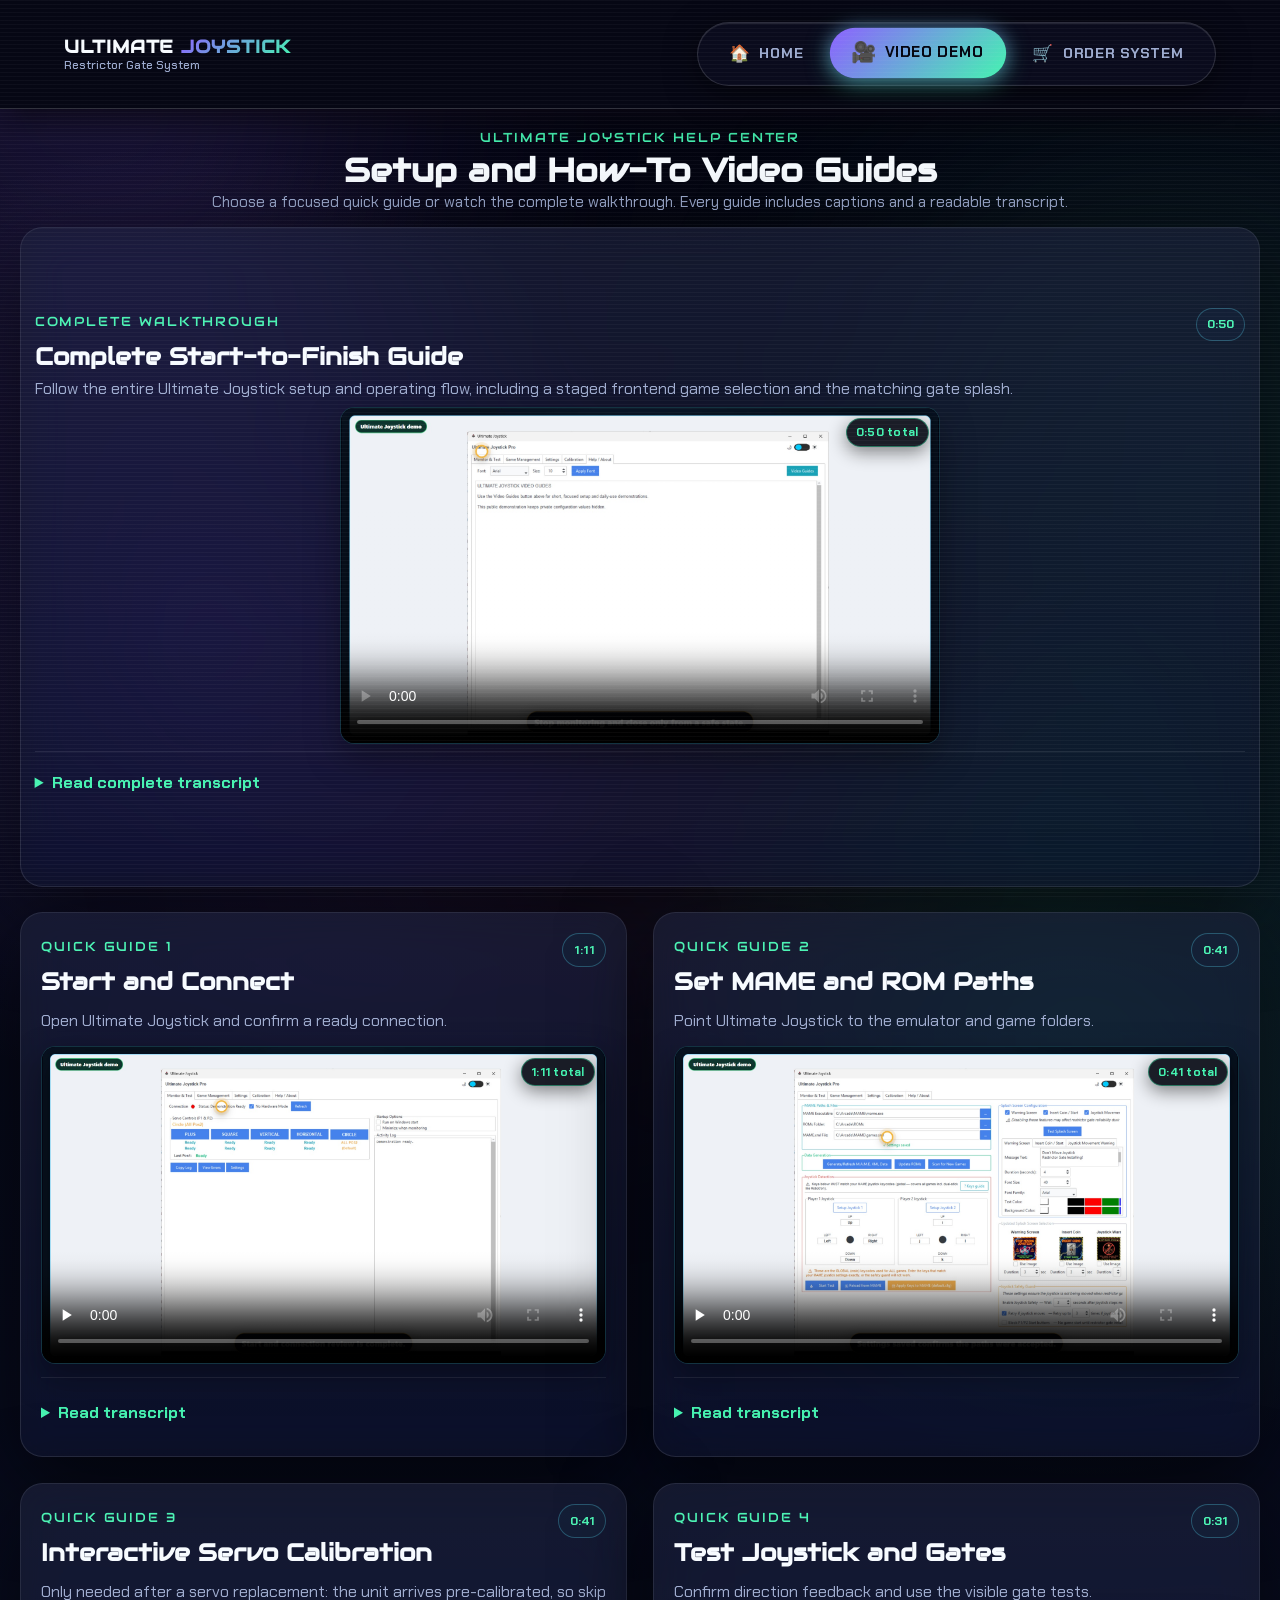
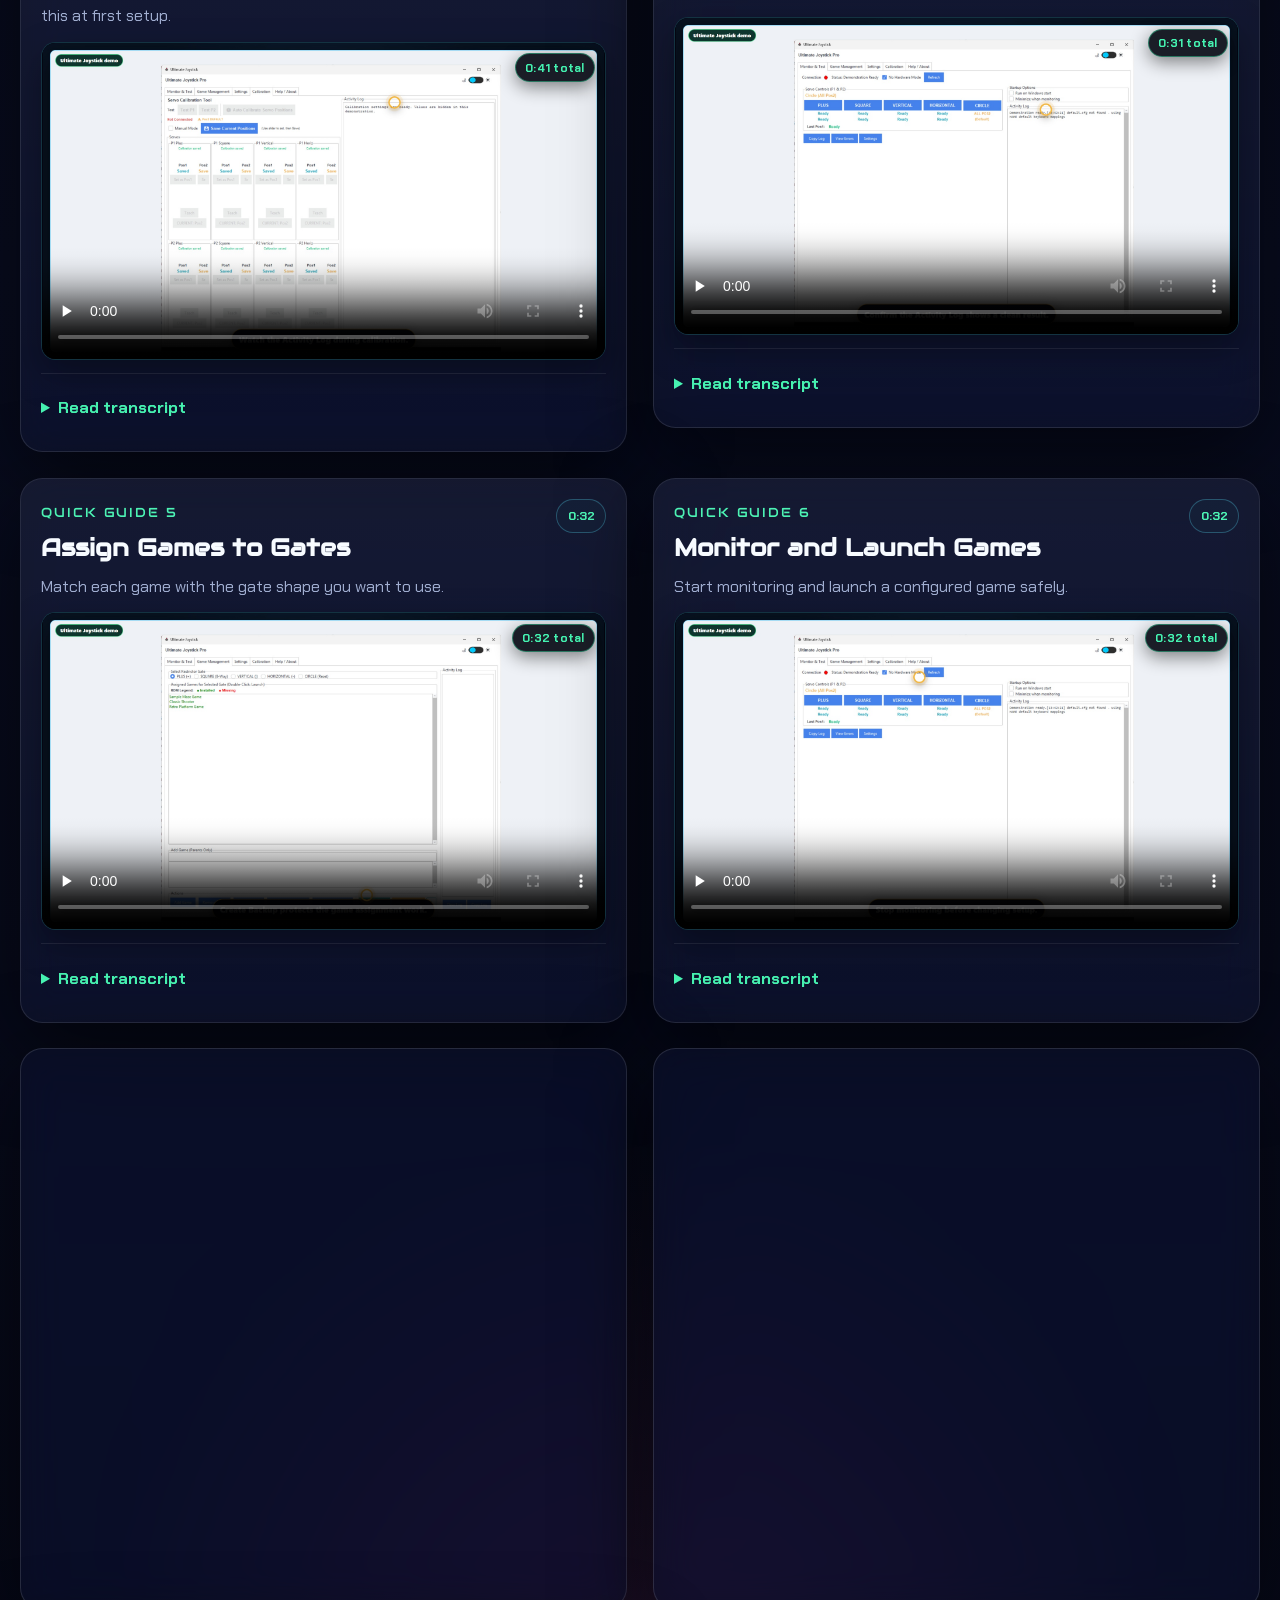
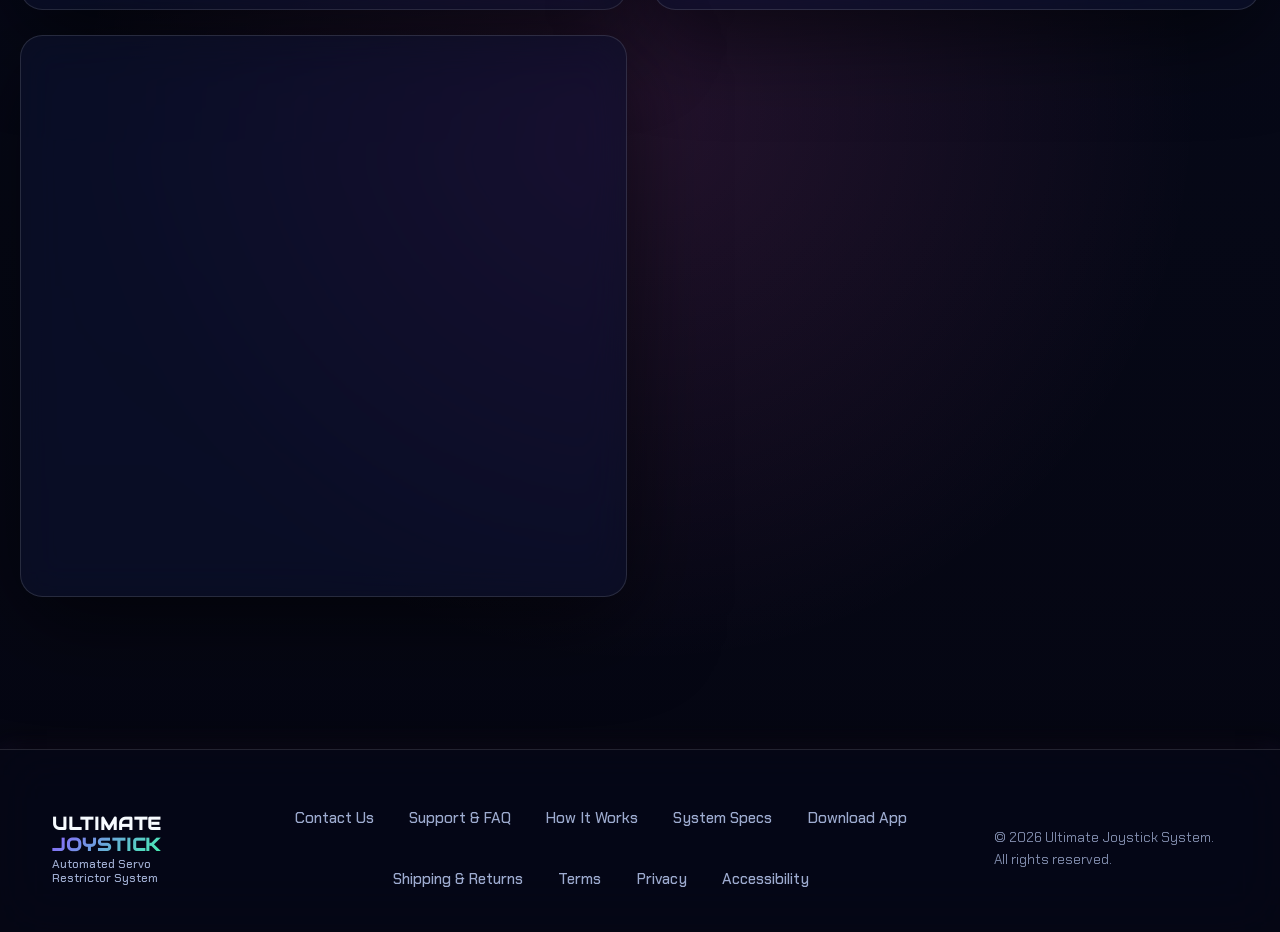
<file: video_demo.html>
<!DOCTYPE html>
<html lang="en">
  <head>
    <meta charset="UTF-8" />
    <meta name="viewport" content="width=device-width, initial-scale=1, viewport-fit=cover" />
    <meta name="description" content="Ten short Ultimate Joystick video guides: setup, gate tests, game assignment, monitoring, splash screens, troubleshooting and servo replacement." />
    <meta name="theme-color" content="#060714" />
    <meta property="og:type" content="website" />
    <meta property="og:site_name" content="Ultimate Joystick" />
    <meta property="og:title" content="Setup &amp; How-To Video Guides (10 Videos) | Ultimate Joystick" />
    <meta property="og:description" content="Nine quick how-to videos and one complete Ultimate Joystick walkthrough with captions and transcripts." />
    <meta property="og:image" content="https://ultimatejoystick.com/assets/og/og-home.jpg" />
    <meta property="og:video" content="https://ultimatejoystick.com/videos/ultimate-joystick/09-complete-start-to-finish.mp4" />
    <meta property="og:video:type" content="video/mp4" />
    <meta property="og:video:width" content="1280" />
    <meta property="og:video:height" content="720" />
    <meta property="og:url" content="https://ultimatejoystick.com/video_demo.html" />
    <meta name="twitter:card" content="summary_large_image" />
    <meta name="twitter:title" content="Setup &amp; How-To Video Guides (10 Videos) | Ultimate Joystick" />
    <meta name="twitter:description" content="Nine quick how-to videos and one complete walkthrough with captions and transcripts." />
    <meta name="twitter:image" content="https://ultimatejoystick.com/assets/og/og-home.jpg" />
    <meta name="robots" content="index, follow, max-image-preview:large, max-video-preview:-1" />
    <link rel="canonical" href="https://ultimatejoystick.com/video_demo.html" />
    <title>Setup &amp; How-To Video Guides (10 Videos) | Ultimate Joystick</title>
    <link rel="icon" href="./favicon.svg" type="image/svg+xml" />
    <link rel="icon" href="./favicon.ico" sizes="48x48" />
    <link rel="apple-touch-icon" href="./assets/icons/apple-touch-icon.png" />
    <link rel="manifest" href="./site.webmanifest" />
    <!-- ANALYTICS: paste the Cloudflare Web Analytics (or GA4) snippet here at go-live; see deploy/LAUNCH_READINESS_CHECKLIST.md -->
    <link rel="preconnect" href="https://fonts.googleapis.com" />
    <link rel="preconnect" href="https://fonts.gstatic.com" crossorigin />
    <link href="https://fonts.googleapis.com/css2?family=Audiowide&family=Chakra+Petch:ital,wght@0,400;0,500;0,600;0,700;1,400&display=swap" rel="stylesheet" />
    <link rel="preload" as="image" href="./videos/ultimate-joystick/09-complete-start-to-finish.jpg" fetchpriority="high" />
    <link rel="stylesheet" href="./styles.css?v=5d33d1da" />
    <script src="./script.js?v=3404c69c" defer></script>
    <script type="application/ld+json">
      {
        "@context": "https://schema.org",
        "@graph": [
          {
            "@type": "VideoObject",
            "name": "Start and Connect",
            "description": "Open Ultimate Joystick and confirm a ready connection.",
            "thumbnailUrl": "https://ultimatejoystick.com/videos/ultimate-joystick/01-start-and-connect.jpg",
            "uploadDate": "2026-07-27T00:00:00-07:00",
            "duration": "PT71S",
            "contentUrl": "https://ultimatejoystick.com/videos/ultimate-joystick/01-start-and-connect.mp4"
          },
          {
            "@type": "VideoObject",
            "name": "Set MAME and ROM Paths",
            "description": "Point Ultimate Joystick to the emulator and game folders.",
            "thumbnailUrl": "https://ultimatejoystick.com/videos/ultimate-joystick/02-set-mame-and-rom-paths.jpg",
            "uploadDate": "2026-07-27T00:00:00-07:00",
            "duration": "PT41S",
            "contentUrl": "https://ultimatejoystick.com/videos/ultimate-joystick/02-set-mame-and-rom-paths.mp4"
          },
          {
            "@type": "VideoObject",
            "name": "Interactive Servo Calibration",
            "description": "Only needed after a servo replacement; the unit arrives pre-calibrated.",
            "thumbnailUrl": "https://ultimatejoystick.com/videos/ultimate-joystick/03-interactive-servo-calibration.jpg",
            "uploadDate": "2026-07-27T00:00:00-07:00",
            "duration": "PT41S",
            "contentUrl": "https://ultimatejoystick.com/videos/ultimate-joystick/03-interactive-servo-calibration.mp4"
          },
          {
            "@type": "VideoObject",
            "name": "Test Joystick and Gates",
            "description": "Confirm direction feedback and use the visible gate tests.",
            "thumbnailUrl": "https://ultimatejoystick.com/videos/ultimate-joystick/04-test-joystick-and-gates.jpg",
            "uploadDate": "2026-07-27T00:00:00-07:00",
            "duration": "PT31S",
            "contentUrl": "https://ultimatejoystick.com/videos/ultimate-joystick/04-test-joystick-and-gates.mp4"
          },
          {
            "@type": "VideoObject",
            "name": "Assign Games to Gates",
            "description": "Match each game with the gate shape you want to use.",
            "thumbnailUrl": "https://ultimatejoystick.com/videos/ultimate-joystick/05-assign-games-to-gates.jpg",
            "uploadDate": "2026-07-27T00:00:00-07:00",
            "duration": "PT32S",
            "contentUrl": "https://ultimatejoystick.com/videos/ultimate-joystick/05-assign-games-to-gates.mp4"
          },
          {
            "@type": "VideoObject",
            "name": "Monitor and Launch Games",
            "description": "Start monitoring and launch a configured game safely.",
            "thumbnailUrl": "https://ultimatejoystick.com/videos/ultimate-joystick/06-monitor-and-launch-games.jpg",
            "uploadDate": "2026-07-27T00:00:00-07:00",
            "duration": "PT32S",
            "contentUrl": "https://ultimatejoystick.com/videos/ultimate-joystick/06-monitor-and-launch-games.mp4"
          },
          {
            "@type": "VideoObject",
            "name": "Configure Splash Screens",
            "description": "Choose the messages and images shown during gate changes.",
            "thumbnailUrl": "https://ultimatejoystick.com/videos/ultimate-joystick/07-configure-splash-screens.jpg",
            "uploadDate": "2026-07-27T00:00:00-07:00",
            "duration": "PT38S",
            "contentUrl": "https://ultimatejoystick.com/videos/ultimate-joystick/07-configure-splash-screens.mp4"
          },
          {
            "@type": "VideoObject",
            "name": "Troubleshooting and Safe Shutdown",
            "description": "Check common problems, stop monitoring, and close safely.",
            "thumbnailUrl": "https://ultimatejoystick.com/videos/ultimate-joystick/08-troubleshooting-and-safe-shutdown.jpg",
            "uploadDate": "2026-07-27T00:00:00-07:00",
            "duration": "PT34S",
            "contentUrl": "https://ultimatejoystick.com/videos/ultimate-joystick/08-troubleshooting-and-safe-shutdown.mp4"
          },
          {
            "@type": "VideoObject",
            "name": "Complete Start-to-Finish Guide",
            "description": "Follow the entire Ultimate Joystick setup and operating flow.",
            "thumbnailUrl": "https://ultimatejoystick.com/videos/ultimate-joystick/09-complete-start-to-finish.jpg",
            "uploadDate": "2026-07-27T00:00:00-07:00",
            "duration": "PT50S",
            "contentUrl": "https://ultimatejoystick.com/videos/ultimate-joystick/09-complete-start-to-finish.mp4"
          },
          {
            "@type": "VideoObject",
            "name": "How to Replace the Servo",
            "description": "Remove, center, install, teach, and test a replacement Ultimate Joystick servo.",
            "thumbnailUrl": "https://ultimatejoystick.com/videos/ultimate-joystick/10-how-to-replace-the-servo.jpg",
            "uploadDate": "2026-08-02T00:00:00-07:00",
            "duration": "PT1M39S",
            "contentUrl": "https://ultimatejoystick.com/videos/ultimate-joystick/10-how-to-replace-the-servo.mp4"
          }
        ]
      }
    </script>
    <script type="application/ld+json">
      {
        "@context": "https://schema.org",
        "@graph": [
          {
            "@type": "Organization",
            "@id": "https://ultimatejoystick.com/#organization",
            "name": "Ultimate Joystick",
            "url": "https://ultimatejoystick.com/",
            "logo": "https://ultimatejoystick.com/favicon.svg",
            "email": "support@ultimatejoystick.com",
            "contactPoint": {
              "@type": "ContactPoint",
              "contactType": "customer support",
              "email": "support@ultimatejoystick.com",
              "availableLanguage": "English"
            }
          },
          {
            "@type": "WebSite",
            "@id": "https://ultimatejoystick.com/#website",
            "url": "https://ultimatejoystick.com/",
            "name": "Ultimate Joystick",
            "publisher": { "@id": "https://ultimatejoystick.com/#organization" }
          },
          {
            "@type": "BreadcrumbList",
            "itemListElement": [
              { "@type": "ListItem", "position": 1, "name": "Home", "item": "https://ultimatejoystick.com/" },
              { "@type": "ListItem", "position": 2, "name": "Video Guides", "item": "https://ultimatejoystick.com/video_demo.html" }
            ]
          }
        ]
      }
    </script>
  </head>
  <body class="page-video-demo">
    <a class="skip-link" href="#top">Skip to content</a>
    <div class="bg-shape shape-1" aria-hidden="true"></div>
    <div class="bg-shape shape-2" aria-hidden="true"></div>
    <div class="bg-shape shape-3" aria-hidden="true"></div>
    <div class="bg-shape shape-4" aria-hidden="true"></div>

    <div class="site-shell">
      <header class="site-header">
        <a class="brand" href="./index.html">
          <span class="brand-copy">
            <strong>ULTIMATE <span class="gradient-text">JOYSTICK</span></strong>
            <span class="brand-sub">Restrictor Gate System</span>
          </span>
        </a>
        <nav class="site-nav" aria-label="Primary Navigation">
          <a href="./index.html" class="nav-link"><span class="nav-icon">🏠</span> Home</a>
          <a href="./video_demo.html" class="nav-link active"><span class="nav-icon">🎥</span> Video Demo</a>
          <a href="./order.html" class="nav-link"><span class="nav-icon">🛒</span> Order System</a>
        </nav>
      </header>

      <main id="top">
        <section class="section video-guide-section" aria-labelledby="video-guide-heading">
          <div class="section-heading video-guide-heading">
            <span class="eyebrow">Ultimate Joystick Help Center</span>
            <h1 id="video-guide-heading">Setup and How-To Video Guides</h1>
            <p>Choose a focused quick guide or watch the complete walkthrough. Every guide includes captions and a readable transcript.</p>
          </div>

          <div class="video-guide-grid">
            <article id="09-complete-start-to-finish" class="guide-video-card guide-video-card-featured glass-card" aria-labelledby="guide-title-09">
              <header class="guide-video-header">
                <div>
                  <span class="eyebrow">Complete Walkthrough</span>
                  <h2 id="guide-title-09">Complete Start-to-Finish Guide</h2>
                </div>
                <span class="guide-duration">0:50</span>
              </header>
              <p id="guide-description-09" class="guide-video-description">Follow the entire Ultimate Joystick setup and operating flow, including a staged frontend game selection and the matching gate splash.</p>
              <div class="guide-video-stage">
                <video class="guide-video-player" data-guide="09-complete-start-to-finish" controls playsinline preload="metadata" fetchpriority="high" poster="./videos/ultimate-joystick/09-complete-start-to-finish.jpg" width="1280" height="720" aria-describedby="guide-description-09">
                  <source src="./videos/ultimate-joystick/09-complete-start-to-finish.mp4" type="video/mp4" />
                  <track src="./videos/ultimate-joystick/09-complete-start-to-finish.vtt" kind="captions" srclang="en" label="English" default />
                  Your browser cannot play this video. <a href="./videos/ultimate-joystick/09-complete-start-to-finish.mp4">Download the MP4 guide.</a>
                </video>
                <span class="video-runtime-badge" aria-label="Total video length: 50 seconds">0:50 total</span>
              </div>
              <details class="guide-transcript">
                <summary>Read complete transcript</summary>
                <div class="guide-transcript-copy">
                  <p>Welcome to the complete Ultimate Joystick guide. This walkthrough covers the normal setup and operating flow from opening the program through a safe shutdown.</p>
                  <p>Chapter one: start and connect. Open Ultimate Joystick and allow the main screen to finish loading. On the Monitor and Test tab, locate the connection area. Use No Hardware Mode only when you are preparing the software without the control system. For normal use, leave that option off, refresh the controller list, select the correct device, and choose Connect. Continue only when the visible status reports the expected ready state.</p>
                  <p>Chapter two: set the arcade locations. Open Settings and use the Browse buttons to select the MAME application and the folder containing your games. Select the matching XML or custom list only if your setup uses one. Save the selections and wait for the application to return to Ready. Open the game list and confirm that game names are available before continuing.</p>
                  <p>Chapter three: calibration, only needed after a servo replacement. The unit arrives pre-calibrated, so skip this chapter at first setup. Connect and prepare the gate assembly before opening Calibration. Select one player and one gate. Make a small adjustment, observe the result, and stop if anything binds. Set the engaged position, then the released position, and use the visible test controls to check both. Repeat this careful sequence for every required player and gate. Save Calibration only after all items have been reviewed.</p>
                  <p>Chapter four: input and gate tests. Return to Monitor and Test. Start the joystick test and move one direction at a time. Confirm that up, down, left, and right produce the matching on-screen response. Stop and review the input settings if a direction is missing. Next, select one gate test at a time. Wait for the visible status to finish, return to the released state, and then continue with the next gate.</p>
                  <p>Chapter five: game assignments. Open Game Management and search for a game. Select the game, choose the gate shape you want it to use, and save the assignment. Repeat for additional games. Search for several completed games and confirm the expected gate appears beside each name. Existing assignments can be selected and changed later.</p>
                  <p>Chapter six: monitoring and launching. Return to Monitor and Test, confirm the connection is ready, and choose Start Monitoring. Launch a configured game through your normal arcade workflow or the visible launch control. Keep hands away from the joystick while a gate change is in progress. When the ready message returns, play can begin. Stop monitoring before changing settings or using manual tests.</p>
                  <p>Chapter seven: splash screens. In Settings, open the Splash Screen section and enable the messages you want users to see. Choose an image or message, preview it, and keep the wording easy to read. Confirm the display time and save the selections. Preview the screens again to verify that the image is centered and the message is clear.</p>
                  <p>Now watch the normal front-end flow. A sample arcade game is selected from the game front end. Ultimate Joystick recognizes the selection and shows a splash naming the game and its assigned gate. The visible gate status changes while the selection is prepared, then the ready message appears. This demonstration shows what the user sees without claiming that physical hardware was moved during this recording.</p>
                  <p>Chapter eight: troubleshooting and shutdown. Start with the visible status areas. Check power and the cable, then refresh the controller list. Review input settings if joystick directions do not respond. Review the arcade locations if the game list is empty. Stop immediately if a gate cannot move freely. To finish, close the running game, stop monitoring, return to the normal released state when the visible controls allow it, and choose Exit. Wait for Ultimate Joystick to close before disconnecting cables or power.</p>
                </div>
              </details>
            </article>

            <article id="01-start-and-connect" class="guide-video-card glass-card" aria-labelledby="guide-title-01">
              <header class="guide-video-header">
                <div><span class="eyebrow">Quick Guide 1</span><h2 id="guide-title-01">Start and Connect</h2></div>
                <span class="guide-duration">1:11</span>
              </header>
              <p id="guide-description-01" class="guide-video-description">Open Ultimate Joystick and confirm a ready connection.</p>
              <div class="guide-video-stage">
                <video class="guide-video-player" data-guide="01-start-and-connect" controls playsinline preload="none" poster="./videos/ultimate-joystick/01-start-and-connect.jpg" width="1280" height="720" aria-describedby="guide-description-01">
                  <source src="./videos/ultimate-joystick/01-start-and-connect.mp4" type="video/mp4" />
                  <track src="./videos/ultimate-joystick/01-start-and-connect.vtt" kind="captions" srclang="en" label="English" default />
                  Your browser cannot play this video. <a href="./videos/ultimate-joystick/01-start-and-connect.mp4">Download the MP4 guide.</a>
                </video>
                <span class="video-runtime-badge" aria-label="Total video length: 1 minute 11 seconds">1:11 total</span>
              </div>
              <details class="guide-transcript">
                <summary>Read transcript</summary>
                <p>Welcome to Ultimate Joystick. Start by opening the application and waiting for the main screen to finish loading. At the top of the Monitor and Test tab, find the connection area. If you are preparing the software without the control system attached, select No Hardware Mode. For normal operation, leave that option off and choose Refresh. Select the correct controller when it appears, then choose Connect. A ready status confirms that the application can continue. If the status does not change, check the cable, confirm the controller has power, and refresh the list again. Do not begin a gate test until the connection area shows the expected ready state. You are now ready to continue with the remaining setup.</p>
              </details>
            </article>

            <article id="02-set-mame-and-rom-paths" class="guide-video-card glass-card" aria-labelledby="guide-title-02">
              <header class="guide-video-header">
                <div><span class="eyebrow">Quick Guide 2</span><h2 id="guide-title-02">Set MAME and ROM Paths</h2></div>
                <span class="guide-duration">0:41</span>
              </header>
              <p id="guide-description-02" class="guide-video-description">Point Ultimate Joystick to the emulator and game folders.</p>
              <div class="guide-video-stage">
                <video class="guide-video-player" data-guide="02-set-mame-and-rom-paths" controls playsinline preload="none" poster="./videos/ultimate-joystick/02-set-mame-and-rom-paths.jpg" width="1280" height="720" aria-describedby="guide-description-02">
                  <source src="./videos/ultimate-joystick/02-set-mame-and-rom-paths.mp4" type="video/mp4" />
                  <track src="./videos/ultimate-joystick/02-set-mame-and-rom-paths.vtt" kind="captions" srclang="en" label="English" default />
                  Your browser cannot play this video. <a href="./videos/ultimate-joystick/02-set-mame-and-rom-paths.mp4">Download the MP4 guide.</a>
                </video>
                <span class="video-runtime-badge" aria-label="Total video length: 41 seconds">0:41 total</span>
              </div>
              <details class="guide-transcript">
                <summary>Read transcript</summary>
                <p>Next, tell Ultimate Joystick where your arcade files are located. Open the Settings tab and find the MAME and ROM location fields. Use the Browse button beside each field instead of typing a long path. Choose the MAME application first, then choose the folder containing your game files. If your setup uses an XML or custom list, select it in the matching field. Review each selection and choose Save. The application will load the available game information and return to a ready status. Open the game list and confirm that game names are available. If the list is empty, return to Settings and check that the selected folders are correct. Once the list loads, the software is ready for game assignments.</p>
              </details>
            </article>

            <article id="03-interactive-servo-calibration" class="guide-video-card glass-card" aria-labelledby="guide-title-03">
              <header class="guide-video-header">
                <div><span class="eyebrow">Quick Guide 3</span><h2 id="guide-title-03">Interactive Servo Calibration</h2></div>
                <span class="guide-duration">0:41</span>
              </header>
              <p id="guide-description-03" class="guide-video-description">Only needed after a servo replacement: the unit arrives pre-calibrated, so skip this at first setup.</p>
              <div class="guide-video-stage">
                <video class="guide-video-player" data-guide="03-interactive-servo-calibration" controls playsinline preload="none" poster="./videos/ultimate-joystick/03-interactive-servo-calibration.jpg" width="1280" height="720" aria-describedby="guide-description-03">
                  <source src="./videos/ultimate-joystick/03-interactive-servo-calibration.mp4" type="video/mp4" />
                  <track src="./videos/ultimate-joystick/03-interactive-servo-calibration.vtt" kind="captions" srclang="en" label="English" default />
                  Your browser cannot play this video. <a href="./videos/ultimate-joystick/03-interactive-servo-calibration.mp4">Download the MP4 guide.</a>
                </video>
                <span class="video-runtime-badge" aria-label="Total video length: 41 seconds">0:41 total</span>
              </div>
              <details class="guide-transcript">
                <summary>Read transcript</summary>
                <p>The unit arrives pre-calibrated; use calibration only after replacing a servo, once the controller and gate assembly are ready for careful testing. Open the Calibration tab and select the player and gate you want to set. Follow the on-screen order one control at a time. Make a small adjustment, observe the gate, and stop if anything binds or moves unexpectedly. Set the engaged position first, then set the released position. Use the visible test controls to confirm both positions before moving to the next gate. Repeat the same process for each player and each gate type. When every required item is complete, choose Save Calibration. The saved confirmation means the visible setup has been recorded. Never rush calibration, and never continue if the hardware does not move freely.</p>
              </details>
            </article>

            <article id="04-test-joystick-and-gates" class="guide-video-card glass-card" aria-labelledby="guide-title-04">
              <header class="guide-video-header">
                <div><span class="eyebrow">Quick Guide 4</span><h2 id="guide-title-04">Test Joystick and Gates</h2></div>
                <span class="guide-duration">0:31</span>
              </header>
              <p id="guide-description-04" class="guide-video-description">Confirm direction feedback and use the visible gate tests.</p>
              <div class="guide-video-stage">
                <video class="guide-video-player" data-guide="04-test-joystick-and-gates" controls playsinline preload="none" poster="./videos/ultimate-joystick/04-test-joystick-and-gates.jpg" width="1280" height="720" aria-describedby="guide-description-04">
                  <source src="./videos/ultimate-joystick/04-test-joystick-and-gates.mp4" type="video/mp4" />
                  <track src="./videos/ultimate-joystick/04-test-joystick-and-gates.vtt" kind="captions" srclang="en" label="English" default />
                  Your browser cannot play this video. <a href="./videos/ultimate-joystick/04-test-joystick-and-gates.mp4">Download the MP4 guide.</a>
                </video>
                <span class="video-runtime-badge" aria-label="Total video length: 31 seconds">0:31 total</span>
              </div>
              <details class="guide-transcript">
                <summary>Read transcript</summary>
                <p>Open the Monitor and Test tab to check joystick input and gate selection. Start the joystick test, then move one direction at a time. The matching direction indicator should respond on screen. Test up, down, left, and right for each player that is installed. If an indicator does not respond, stop the test and review the key settings before continuing. After input detection is confirmed, use the gate test area. Select one gate type and watch the visible status until the test finishes. Return the gates to the released position before choosing another test. Work through the gate types one at a time. When the direction indicators and visible gate status respond as expected, stop the test and continue to game assignments.</p>
              </details>
            </article>

            <article id="05-assign-games-to-gates" class="guide-video-card glass-card" aria-labelledby="guide-title-05">
              <header class="guide-video-header">
                <div><span class="eyebrow">Quick Guide 5</span><h2 id="guide-title-05">Assign Games to Gates</h2></div>
                <span class="guide-duration">0:32</span>
              </header>
              <p id="guide-description-05" class="guide-video-description">Match each game with the gate shape you want to use.</p>
              <div class="guide-video-stage">
                <video class="guide-video-player" data-guide="05-assign-games-to-gates" controls playsinline preload="none" poster="./videos/ultimate-joystick/05-assign-games-to-gates.jpg" width="1280" height="720" aria-describedby="guide-description-05">
                  <source src="./videos/ultimate-joystick/05-assign-games-to-gates.mp4" type="video/mp4" />
                  <track src="./videos/ultimate-joystick/05-assign-games-to-gates.vtt" kind="captions" srclang="en" label="English" default />
                  Your browser cannot play this video. <a href="./videos/ultimate-joystick/05-assign-games-to-gates.mp4">Download the MP4 guide.</a>
                </video>
                <span class="video-runtime-badge" aria-label="Total video length: 32 seconds">0:32 total</span>
              </div>
              <details class="guide-transcript">
                <summary>Read transcript</summary>
                <p>Open the Game Management tab to assign games. Use the search field to find a game by name, then select it from the results. Choose the gate shape you want that game to use. Review the selection and choose the save or assign control shown on screen. A confirmation in the list shows that the assignment was stored. Continue with the next game and repeat the same steps. You can also select an existing assignment to change it later. Keep the choices simple and verify the game name before saving. When you finish, search for a few completed games and confirm that the expected gate appears beside each one. The saved assignments are now ready for automatic monitoring.</p>
              </details>
            </article>

            <article id="06-monitor-and-launch-games" class="guide-video-card glass-card" aria-labelledby="guide-title-06">
              <header class="guide-video-header">
                <div><span class="eyebrow">Quick Guide 6</span><h2 id="guide-title-06">Monitor and Launch Games</h2></div>
                <span class="guide-duration">0:32</span>
              </header>
              <p id="guide-description-06" class="guide-video-description">Start monitoring and launch a configured game safely.</p>
              <div class="guide-video-stage">
                <video class="guide-video-player" data-guide="06-monitor-and-launch-games" controls playsinline preload="none" poster="./videos/ultimate-joystick/06-monitor-and-launch-games.jpg" width="1280" height="720" aria-describedby="guide-description-06">
                  <source src="./videos/ultimate-joystick/06-monitor-and-launch-games.mp4" type="video/mp4" />
                  <track src="./videos/ultimate-joystick/06-monitor-and-launch-games.vtt" kind="captions" srclang="en" label="English" default />
                  Your browser cannot play this video. <a href="./videos/ultimate-joystick/06-monitor-and-launch-games.mp4">Download the MP4 guide.</a>
                </video>
                <span class="video-runtime-badge" aria-label="Total video length: 32 seconds">0:32 total</span>
              </div>
              <details class="guide-transcript">
                <summary>Read transcript</summary>
                <p>After paths and game assignments are ready, return to Monitor and Test. Confirm the connection area is ready, then choose Start Monitoring. The status line will show that Ultimate Joystick is watching for a game. Launch a configured game using your normal arcade workflow or the visible launch control. The application identifies the game, selects its saved gate assignment, and displays the user-facing progress message. Keep hands away from the joystick while a gate change is in progress. When the ready message returns, the game can be used normally. After closing the game, return to Ultimate Joystick and confirm monitoring remains active. Choose Stop Monitoring whenever you need to change settings or perform manual tests.</p>
              </details>
            </article>

            <article id="07-configure-splash-screens" class="guide-video-card glass-card" aria-labelledby="guide-title-07">
              <header class="guide-video-header">
                <div><span class="eyebrow">Quick Guide 7</span><h2 id="guide-title-07">Configure Splash Screens</h2></div>
                <span class="guide-duration">0:38</span>
              </header>
              <p id="guide-description-07" class="guide-video-description">Choose the messages and images shown during gate changes.</p>
              <div class="guide-video-stage">
                <video class="guide-video-player" data-guide="07-configure-splash-screens" controls playsinline preload="none" poster="./videos/ultimate-joystick/07-configure-splash-screens.jpg" width="1280" height="720" aria-describedby="guide-description-07">
                  <source src="./videos/ultimate-joystick/07-configure-splash-screens.mp4" type="video/mp4" />
                  <track src="./videos/ultimate-joystick/07-configure-splash-screens.vtt" kind="captions" srclang="en" label="English" default />
                  Your browser cannot play this video. <a href="./videos/ultimate-joystick/07-configure-splash-screens.mp4">Download the MP4 guide.</a>
                </video>
                <span class="video-runtime-badge" aria-label="Total video length: 38 seconds">0:38 total</span>
              </div>
              <details class="guide-transcript">
                <summary>Read transcript</summary>
                <p>Ultimate Joystick can show clear full-screen messages while a gate change is taking place. Open the Settings tab and find the Splash Screen section. Turn splash screens on, then review each available message. Choose the image or message you want users to see and use Preview to check the result. Keep the wording short so it can be read quickly. Confirm the display time, enable only the screens you need, and choose Save. Run the preview again to make sure the image is centered and the text is readable. These messages help users know when to keep their hands clear and when play can begin. Return to the main tab when the previews look correct.</p>
              </details>
            </article>

            <article id="08-troubleshooting-and-safe-shutdown" class="guide-video-card glass-card" aria-labelledby="guide-title-08">
              <header class="guide-video-header">
                <div><span class="eyebrow">Quick Guide 8</span><h2 id="guide-title-08">Troubleshooting and Safe Shutdown</h2></div>
                <span class="guide-duration">0:34</span>
              </header>
              <p id="guide-description-08" class="guide-video-description">Check common problems, stop monitoring, and close safely.</p>
              <div class="guide-video-stage">
                <video class="guide-video-player" data-guide="08-troubleshooting-and-safe-shutdown" controls playsinline preload="none" poster="./videos/ultimate-joystick/08-troubleshooting-and-safe-shutdown.jpg" width="1280" height="720" aria-describedby="guide-description-08">
                  <source src="./videos/ultimate-joystick/08-troubleshooting-and-safe-shutdown.mp4" type="video/mp4" />
                  <track src="./videos/ultimate-joystick/08-troubleshooting-and-safe-shutdown.vtt" kind="captions" srclang="en" label="English" default />
                  Your browser cannot play this video. <a href="./videos/ultimate-joystick/08-troubleshooting-and-safe-shutdown.mp4">Download the MP4 guide.</a>
                </video>
                <span class="video-runtime-badge" aria-label="Total video length: 34 seconds">0:34 total</span>
              </div>
              <details class="guide-transcript">
                <summary>Read transcript</summary>
                <p>If something does not respond, begin with the visible status areas. Confirm the controller has power, check the cable, and use Refresh. If joystick directions do not appear, stop the test and review the input settings. If the game list is empty, confirm the MAME and ROM locations. If a gate cannot move freely, stop immediately and inspect the assembly before trying again. Do not repeat a movement while anything is blocked. To close the application, first stop monitoring and close any running game. Return the gates to the normal released state when the visible controls allow it, then use the application's Exit control. Wait for the window to close completely before disconnecting power or cables.</p>
              </details>
            </article>

            <article id="10-how-to-replace-the-servo" class="guide-video-card glass-card" aria-labelledby="guide-title-10">
              <header class="guide-video-header">
                <div><span class="eyebrow">Quick Guide 9</span><h2 id="guide-title-10">How to Replace the Servo</h2></div>
                <span class="guide-duration">1:39</span>
              </header>
              <p id="guide-description-10" class="guide-video-description">Remove, center, install, teach, and test a replacement servo.</p>
              <div class="guide-video-stage">
                <video class="guide-video-player" data-guide="10-how-to-replace-the-servo" controls playsinline preload="none" poster="./videos/ultimate-joystick/10-how-to-replace-the-servo.jpg" width="1280" height="720" aria-describedby="guide-description-10">
                  <source src="./videos/ultimate-joystick/10-how-to-replace-the-servo.mp4" type="video/mp4" />
                  <track src="./videos/ultimate-joystick/10-how-to-replace-the-servo.vtt" kind="captions" srclang="en" label="English" default />
                  Your browser cannot play this video. <a href="./videos/ultimate-joystick/10-how-to-replace-the-servo.mp4">Download the MP4 guide.</a>
                </video>
                <span class="video-runtime-badge" aria-label="Total video length: 1 minute 39 seconds">1:39 total</span>
              </div>
              <details class="guide-transcript">
                <summary>Read transcript</summary>
                <p>This guide shows how to replace the servo. Remove the old servo, connect and center the new servo, install it into the joystick restrictor gate, teach the two positions, then test the movement.</p>
                <p>First, remove the old servo from the joystick restrictor gate. Take out the mounting pins or screws and remove the servo from the gate assembly.</p>
                <p>Unplug the old servo from the board, but remember exactly which board pins it used. The replacement servo plugs into the same connection.</p>
                <p>Detach the restrictor gate linkage from the old servo before installing the replacement.</p>
                <p>Connect the new servo to the same board pins, but do not install it into the restrictor gate yet.</p>
                <p>Move the replacement servo to center, which is fifteen hundred microseconds. This centers the servo before the arm is installed.</p>
                <p>With the servo centered, install the servo arm.</p>
                <p>Now mount the servo into the joystick restrictor gate and reconnect the restrictor gate linkage.</p>
                <p>Back in Ultimate Joystick, open the Calibration tab. This is the only time calibration is needed.</p>
                <p>The orange Pos2 Default warning means released out is the safe default position.</p>
                <p>Click Teach for the replaced servo. Teach mode is where the new servo positions are saved.</p>
                <p>Move the servo to the released out position, then set and save Pos2.</p>
                <p>Move the servo to the engaged in position, then set and save Pos1.</p>
                <p>Test the servo by moving it to Pos1 and back to Pos2. Confirm that the travel is clean before normal use.</p>
                <p>Finish by returning to Circle, all position two, so the joystick restrictor gate is left in the released default state.</p>
              </details>
            </article>
          </div>
        </section>
      </main>

      <footer class="site-footer">
        <div class="footer-inner">
          <div class="footer-brand">
            <a class="brand" href="./index.html">
              <span class="brand-copy">
                <strong>ULTIMATE <span class="gradient-text">JOYSTICK</span></strong>
                <span class="brand-sub">Automated Servo Restrictor System</span>
              </span>
            </a>
          </div>
          <nav class="footer-nav" aria-label="Footer Navigation">
            <a href="mailto:support@ultimatejoystick.com">Contact Us</a>
            <a href="./index.html#faq">Support &amp; FAQ</a>
            <a href="./index.html#how-it-works">How It Works</a>
            <a href="./order.html#specs">System Specs</a>
            <a href="./download.html">Download App</a>
            <a href="./policies.html">Shipping &amp; Returns</a>
            <a href="./terms.html">Terms</a>
            <a href="./privacy.html">Privacy</a>
            <a href="./accessibility.html">Accessibility</a>
          </nav>
          <div class="footer-copyright">
            <p>&copy; 2026 Ultimate Joystick System. All rights reserved.</p>
          </div>
        </div>
      </footer>
    </div>
  </body>
</html>
</file>
<file: styles.css>
:root {
  color-scheme: dark;
  --bg: #060714;
  --bg-soft: #0b1024;
  --glass-bg: rgba(13, 18, 42, 0.65);
  --glass-bg-hover: rgba(20, 28, 62, 0.8);
  --glass-border: rgba(255, 255, 255, 0.12);
  --glass-border-glow: rgba(140, 97, 255, 0.45);
  --backdrop-blur: blur(20px) saturate(180%);
  
  --ink: #f7fbff;
  --ink-soft: #9dabcf;
  --ink-muted: #6b7b9f;

  --accent-primary: #8c61ff;    /* Neon Violet */
  --accent-secondary: #45f3b1;  /* Neon Cyan / Aqua */
  --accent-tertiary: #ff63d1;   /* Hot Magenta */
  --accent-warm: #ffd76d;       /* Arcade Gold */
  --accent-danger: #ff4d6d;

  --gradient-brand: linear-gradient(135deg, var(--accent-primary), var(--accent-secondary));
  --gradient-gold: linear-gradient(135deg, var(--accent-warm), var(--accent-tertiary));
  --gradient-glass: linear-gradient(180deg, rgba(255, 255, 255, 0.08), rgba(255, 255, 255, 0.02));

  --shadow-xl: 0 24px 90px rgba(0, 0, 0, 0.55);
  --shadow-glow: 0 0 35px rgba(140, 97, 255, 0.25);
  --shadow-cyan: 0 0 35px rgba(69, 243, 177, 0.25);

  --radius-xl: 2rem;
  --radius-lg: 1.4rem;
  --radius-md: 1rem;
  --radius-sm: 0.6rem;

  --site-width: min(1240px, calc(100vw - 2.5rem));
  --section-gap: clamp(4rem, 8vw, 7.5rem);

  --title-font: "Audiowide", cursive, sans-serif;
  --body-font: "Chakra Petch", sans-serif;
}

*,
*::before,
*::after {
  box-sizing: border-box;
}

html {
  scroll-behavior: smooth;
}

body {
  margin: 0;
  min-width: 320px;
  overflow-x: hidden;
  position: relative;
  font-family: var(--body-font);
  color: var(--ink);
  line-height: 1.65;
  background:
    radial-gradient(circle at 15% 15%, rgba(140, 97, 255, 0.18), transparent 30rem),
    radial-gradient(circle at 85% 25%, rgba(69, 243, 177, 0.14), transparent 28rem),
    radial-gradient(circle at 50% 80%, rgba(255, 99, 209, 0.12), transparent 35rem),
    linear-gradient(180deg, #040510 0%, #080c1f 45%, #050612 100%);
}

/* CRT Scanline & Retro Micro-Grid Background Overlay */
body::before {
  content: "";
  position: fixed;
  inset: 0;
  pointer-events: none;
  opacity: 0.05;
  background: repeating-linear-gradient(
    180deg,
    rgba(255, 255, 255, 0.7) 0 1px,
    transparent 1px 4px
  );
  z-index: 100;
}

body::after {
  content: "";
  position: fixed;
  inset: 0;
  pointer-events: none;
  opacity: 0.12;
  background-image:
    linear-gradient(to right, rgba(255, 255, 255, 0.07) 1px, transparent 1px),
    linear-gradient(to bottom, rgba(255, 255, 255, 0.05) 1px, transparent 1px);
  background-size: 80px 80px;
  mask-image: linear-gradient(180deg, rgba(0, 0, 0, 0.5), transparent 90%);
}

img, video {
  display: block;
  max-width: 100%;
}

a {
  color: inherit;
  text-decoration: none;
}

button, input, textarea, select {
  font: inherit;
}

/* Floating Ambient Glass Orbs */
.bg-shape {
  position: fixed;
  border-radius: 50%;
  filter: blur(140px);
  pointer-events: none;
  z-index: -2;
  opacity: 0.38;
  animation: drift 22s infinite alternate ease-in-out;
  will-change: transform;
  transform: translateZ(0);
  backface-visibility: hidden;
}

.shape-1 {
  width: 32rem; height: 32rem;
  left: -10rem; top: -10rem;
  background: rgba(140, 97, 255, 0.55);
}

.shape-2 {
  width: 36rem; height: 36rem;
  right: -12rem; top: 20%;
  background: rgba(69, 243, 177, 0.3);
  animation-delay: -6s;
}

.shape-3 {
  width: 28rem; height: 28rem;
  left: 25%; bottom: -8rem;
  background: rgba(255, 99, 209, 0.25);
  animation-delay: -12s;
}

.shape-4 {
  width: 25rem; height: 25rem;
  right: 20%; top: 60%;
  background: rgba(255, 215, 109, 0.2);
  animation-delay: -18s;
}

@keyframes drift {
  0% { transform: translate3d(0, 0, 0) scale(1); }
  100% { transform: translate3d(3.5rem, 2.5rem, 0) scale(1.1); }
}

.site-shell {
  position: relative;
  isolation: isolate;
}

.section,
.site-footer {
  width: var(--site-width);
  margin: 0 auto;
}

.section {
  padding-top: var(--section-gap);
}

/* Glass Card Utility System */
.glass-card {
  background: var(--glass-bg);
  backdrop-filter: var(--backdrop-blur);
  -webkit-backdrop-filter: var(--backdrop-blur);
  border: 1px solid var(--glass-border);
  border-radius: var(--radius-lg);
  box-shadow: var(--shadow-xl);
  transition: all 0.35s cubic-bezier(0.16, 1, 0.3, 1);
  position: relative;
  overflow: hidden;
}

.glass-card::before {
  content: "";
  position: absolute;
  inset: 0;
  background: var(--gradient-glass);
  pointer-events: none;
  opacity: 0.6;
}

.glass-card:hover {
  border-color: var(--glass-border-glow);
  box-shadow: var(--shadow-xl), var(--shadow-glow);
}

/* Typography Utilities */
.gradient-text {
  background: var(--gradient-brand);
  -webkit-background-clip: text;
  -webkit-text-fill-color: transparent;
}

.eyebrow {
  display: inline-block;
  font-family: var(--title-font);
  font-size: 0.8rem;
  letter-spacing: 0.15em;
  text-transform: uppercase;
  color: var(--accent-secondary);
  margin-bottom: 0.5rem;
}

.section-heading {
  text-align: center;
  max-width: 800px;
  margin: 0 auto 3.5rem;
}

.section-heading h2 {
  font-family: var(--title-font);
  font-size: clamp(1.8rem, 3.5vw, 2.8rem);
  line-height: 1.2;
  margin: 0.4rem 0 1rem;
}

.section-heading p {
  color: var(--ink-soft);
  font-size: 1.1rem;
}

/* Buttons */
.button {
  display: inline-flex;
  align-items: center;
  justify-content: center;
  gap: 0.6rem;
  padding: 0.75rem 1.5rem;
  font-family: var(--body-font);
  font-weight: 700;
  font-size: 0.9rem;
  border-radius: var(--radius-md);
  cursor: pointer;
  transition: all 0.25s cubic-bezier(0.16, 1, 0.3, 1);
  border: none;
  text-transform: uppercase;
  letter-spacing: 0.05em;
  text-decoration: none;
  white-space: nowrap;
}

.button-primary,
a.button-primary,
button.button-primary,
.site-nav a.button-primary,
.site-header a.button-primary {
  background: var(--gradient-brand);
  color: #040510 !important;
  font-weight: 700;
  box-shadow: 0 6px 25px rgba(69, 243, 177, 0.35);
  border: none;
}

.button-primary:hover,
a.button-primary:hover,
button.button-primary:hover,
.site-nav a.button-primary:hover,
.site-header a.button-primary:hover,
.button-primary:focus,
a.button-primary:focus,
.button-primary:active,
a.button-primary:active {
  color: #040510 !important;
  transform: translateY(-2px);
  box-shadow: 0 10px 35px rgba(69, 243, 177, 0.55);
}

.button-secondary,
a.button-secondary,
button.button-secondary {
  background: rgba(255, 255, 255, 0.06);
  color: #ffffff !important;
  border: 1px solid var(--glass-border);
  backdrop-filter: blur(10px);
  font-weight: 700;
  text-decoration: none;
}

.button-secondary:hover,
a.button-secondary:hover,
button.button-secondary:hover,
.button-secondary:focus,
a.button-secondary:focus,
.button-secondary:active,
a.button-secondary:active {
  background: rgba(255, 255, 255, 0.12);
  border-color: var(--accent-primary);
  color: #ffffff !important;
  transform: translateY(-2px);
  box-shadow: 0 0 20px rgba(140, 97, 255, 0.3);
}

.button-sm {
  padding: 0.75rem 1.5rem;
  font-size: 0.9rem;
}

/* Badges */
.badge-group {
  display: flex;
  flex-wrap: wrap;
  gap: 0.6rem;
  margin-bottom: 1.2rem;
}

.badge {
  display: inline-flex;
  align-items: center;
  padding: 0.35rem 0.85rem;
  border-radius: 2rem;
  font-size: 0.8rem;
  font-weight: 600;
  letter-spacing: 0.08em;
  text-transform: uppercase;
}

.badge-glow {
  background: rgba(140, 97, 255, 0.2);
  color: var(--accent-primary);
  border: 1px solid rgba(140, 97, 255, 0.4);
  box-shadow: 0 0 15px rgba(140, 97, 255, 0.3);
}

.badge-glass {
  background: rgba(255, 255, 255, 0.06);
  color: var(--accent-secondary);
  border: 1px solid var(--glass-border);
}

/* Header & Solid Full-Width Navigation Bar */
.site-header {
  position: fixed;
  top: 0;
  left: 0;
  right: 0;
  width: 100%;
  z-index: 1000;
  display: flex;
  align-items: center;
  justify-content: space-between;
  gap: 1.5rem;
  padding: 1.4rem clamp(1.5rem, 5vw, 4rem);
  min-height: 84px;
  box-sizing: border-box;
  border-radius: 0;
  background: #060714;
  backdrop-filter: blur(28px) saturate(200%);
  -webkit-backdrop-filter: blur(28px) saturate(200%);
  border-bottom: 1px solid rgba(255, 255, 255, 0.15);
  box-shadow: 0 4px 30px rgba(0, 0, 0, 0.95), 0 0 20px rgba(140, 97, 255, 0.2);
  margin: 0;
}

main#top {
  padding-top: 5.6rem;
  padding-bottom: 6rem;
}

.brand {
  display: inline-flex;
  align-items: center;
  gap: 0.8rem;
}

.brand-mark {
  width: 2.6rem;
  height: 2.6rem;
  border-radius: 0.8rem;
  background: var(--gradient-brand);
  display: flex;
  align-items: center;
  justify-content: center;
  box-shadow: var(--shadow-cyan);
}

.brand-core {
  width: 1.1rem;
  height: 1.1rem;
  border-radius: 0.3rem;
  background: #040510;
  transform: rotate(45deg);
}

.brand-copy {
  display: flex;
  flex-direction: column;
  align-items: flex-start;
  line-height: 1.15;
}

.brand-copy strong {
  font-family: var(--title-font);
  font-size: 1.15rem;
  letter-spacing: 0.05em;
}

.brand-sub {
  display: block;
  font-size: 0.75rem;
  color: var(--ink-soft);
  margin-top: 0.15rem;
  font-weight: 500;
}

/* Interactive Header Navigation Bar & Moving Active Button Surround */
.site-nav {
  display: inline-flex;
  align-items: center;
  gap: 0.5rem;
  padding: 0.35rem 0.55rem;
  background: rgba(12, 14, 33, 0.75);
  border: 1px solid rgba(255, 255, 255, 0.14);
  border-radius: 3rem;
  backdrop-filter: blur(16px);
  -webkit-backdrop-filter: blur(16px);
  box-shadow: 0 8px 32px rgba(0, 0, 0, 0.5), inset 0 1px 0 rgba(255, 255, 255, 0.1);
}

.site-nav .nav-link {
  display: inline-flex;
  align-items: center;
  justify-content: center;
  gap: 0.55rem;
  padding: 0.65rem 1.35rem;
  font-family: var(--body-font);
  font-weight: 700;
  font-size: 0.9rem;
  text-transform: uppercase;
  letter-spacing: 0.05em;
  color: var(--ink-soft);
  border-radius: 2rem;
  transition: all 0.3s cubic-bezier(0.16, 1, 0.3, 1);
  border: 1px solid transparent;
  text-decoration: none;
  position: relative;
  cursor: pointer;
  white-space: nowrap;
}

.site-nav .nav-link .nav-icon {
  font-size: 1.05rem;
  transition: transform 0.3s ease;
  display: inline-block;
}

.site-nav .nav-link:hover {
  color: #ffffff !important;
  background: rgba(255, 255, 255, 0.08);
  border-color: rgba(69, 243, 177, 0.35);
  transform: translateY(-2px) scale(1.03);
  box-shadow: 0 4px 15px rgba(69, 243, 177, 0.2);
}

.site-nav .nav-link:hover .nav-icon {
  transform: scale(1.25) rotate(-6deg);
}

/* Active Page Button Surrounding Highlight */
.site-nav .nav-link.active,
.site-nav a.nav-link.active {
  background: var(--gradient-brand) !important;
  color: #040510 !important;
  font-weight: 800;
  border: none !important;
  box-shadow: 0 4px 22px rgba(69, 243, 177, 0.5), 0 0 16px rgba(140, 97, 255, 0.4) !important;
  transform: translateY(-1px) scale(1.05);
  animation: active-nav-pulse 3s infinite alternate ease-in-out;
}

.site-nav .nav-link.active .nav-icon {
  transform: scale(1.15);
}

@keyframes active-nav-pulse {
  0% {
    box-shadow: 0 4px 22px rgba(69, 243, 177, 0.5), 0 0 16px rgba(140, 97, 255, 0.4);
  }
  100% {
    box-shadow: 0 6px 28px rgba(69, 243, 177, 0.75), 0 0 25px rgba(140, 97, 255, 0.6);
  }
}

.header-actions {
  display: flex;
  align-items: center;
  gap: 0.8rem;
}

/* Hero Section - Perfectly Centered Above-The-Fold Layout */
.hero {
  display: grid;
  grid-template-columns: 1fr 1fr;
  gap: 1.5rem;
  align-items: stretch;
  height: calc(100vh - 7rem);
  min-height: 520px;
  max-height: 680px;
  margin-top: calc(0.4rem - 0.875in);
  margin-bottom: 1rem;
}

.hero-copy {
  padding: 1.6rem 1.8rem;
  display: flex;
  flex-direction: column;
  justify-content: space-between;
  height: 100%;
  box-sizing: border-box;
}

.hero-title {
  margin: 0 0 0.6rem;
  line-height: 1.15;
}

.hero-eyebrow {
  display: block;
  font-family: var(--body-font);
  font-size: clamp(1.05rem, 1.6vw, 1.3rem);
  color: var(--ink-soft);
  font-weight: 500;
}

.hero-title span.gradient-text {
  font-family: var(--title-font);
  font-size: clamp(1.65rem, 2.8vw, 2.35rem);
  display: block;
}

.hero-lead {
  font-size: 0.98rem;
  color: var(--ink-soft);
  margin-bottom: 0.9rem;
  line-height: 1.5;
}

.hero-actions {
  display: flex;
  flex-wrap: wrap;
  gap: 0.8rem;
  margin-bottom: 1rem;
}

/* Stat Signals Bar */
.hero-signals {
  display: grid;
  grid-template-columns: repeat(4, 1fr);
  gap: 0.6rem;
  padding: 0.85rem 1rem;
  border-radius: var(--radius-md);
  background: rgba(255, 255, 255, 0.03);
  border: 1px solid var(--glass-border);
}

.signal-card {
  display: flex;
  flex-direction: column;
  align-items: center;
  text-align: center;
}

.signal-value {
  font-family: var(--title-font);
  font-size: 1.28rem;
  font-weight: 700;
  color: var(--accent-secondary);
}

.signal-label {
  font-size: 0.72rem;
  color: var(--ink-soft);
  line-height: 1.2;
}

/* Hero Interactive Dock & Video Container */
.hero-interactive-dock {
  display: flex;
  flex-direction: column;
  gap: 1.8rem;
  height: 100%;
}

.gate-panel {
  padding: 1.8rem;
}

.panel-heading h2 {
  font-family: var(--title-font);
  font-size: 1.3rem;
  margin: 0.2rem 0;
}

.panel-sub {
  font-size: 0.9rem;
  color: var(--ink-soft);
  margin: 0 0 1.2rem;
}

.gate-viewer {
  display: grid;
  grid-template-columns: 200px 1fr;
  gap: 1.5rem;
  align-items: center;
  margin-bottom: 1.2rem;
}

.gate-stage {
  position: relative;
  width: 200px;
  height: 200px;
  border-radius: 50%;
  background: rgba(4, 6, 18, 0.9);
  border: 2px solid rgba(140, 97, 255, 0.3);
  display: flex;
  align-items: center;
  justify-content: center;
  box-shadow: inset 0 0 30px rgba(0, 0, 0, 0.8), var(--shadow-glow);
}

.gate-stage-glow {
  position: absolute;
  inset: 10px;
  border-radius: 50%;
  background: radial-gradient(circle, rgba(69, 243, 177, 0.15), transparent 70%);
}

.gate-svg {
  width: 180px;
  height: 180px;
  position: relative;
  z-index: 2;
}

.gate-grid-line {
  fill: none;
  stroke: rgba(255, 255, 255, 0.1);
  stroke-width: 1.5;
  stroke-dasharray: 4 4;
}

.gate-shape-base {
  fill: rgba(140, 97, 255, 0.18);
  stroke: var(--accent-secondary);
  stroke-width: 4;
  filter: drop-shadow(0 0 10px rgba(69, 243, 177, 0.6));
  transition: all 0.4s cubic-bezier(0.34, 1.56, 0.64, 1);
}

.stick-core {
  fill: var(--accent-warm);
  filter: drop-shadow(0 0 12px rgba(255, 215, 109, 0.8));
}

.telemetry-pill {
  position: absolute;
  bottom: -10px;
  background: rgba(6, 8, 24, 0.9);
  border: 1px solid var(--accent-secondary);
  border-radius: 1rem;
  padding: 0.2rem 0.7rem;
  font-size: 0.75rem;
  display: flex;
  align-items: center;
  gap: 0.4rem;
  white-space: nowrap;
}

.telemetry-dot {
  width: 6px;
  height: 6px;
  border-radius: 50%;
  background: var(--accent-secondary);
  box-shadow: 0 0 8px var(--accent-secondary);
  animation: pulse 1.5s infinite;
}

@keyframes pulse {
  0%, 100% { opacity: 1; }
  50% { opacity: 0.4; }
}

.gate-details {
  display: flex;
  flex-direction: column;
  gap: 0.6rem;
}

.demo-game-name {
  font-family: var(--title-font);
  font-size: 1.3rem;
  color: var(--accent-warm);
  margin: 0;
}

.demo-game-note {
  font-size: 0.88rem;
  color: var(--ink-soft);
  margin: 0;
}

.gate-badge h3 {
  font-family: var(--title-font);
  font-size: 1.2rem;
  margin: 0;
}

.gate-summary {
  font-size: 0.9rem;
  color: var(--ink);
  margin: 0;
}

.gate-meta {
  display: grid;
  grid-template-columns: 1fr;
  gap: 0.3rem;
  font-size: 0.82rem;
  margin: 0;
}

.gate-meta div {
  display: flex;
  justify-content: space-between;
  border-bottom: 1px stroke rgba(255, 255, 255, 0.08);
}

.gate-meta dt {
  color: var(--ink-soft);
}

.gate-meta dd {
  margin: 0;
  font-weight: 600;
  color: var(--accent-secondary);
}

.gate-controls {
  display: flex;
  flex-wrap: wrap;
  gap: 0.4rem;
}

.gate-pill {
  padding: 0.35rem 0.75rem;
  border-radius: 1rem;
  font-size: 0.8rem;
  font-weight: 600;
  background: rgba(255, 255, 255, 0.05);
  border: 1px solid var(--glass-border);
  color: var(--ink-soft);
  cursor: pointer;
  transition: all 0.2s ease;
}

.gate-pill:hover,
.gate-pill.is-active {
  background: rgba(140, 97, 255, 0.25);
  border-color: var(--accent-primary);
  color: #fff;
  box-shadow: 0 0 12px rgba(140, 97, 255, 0.3);
}

/* Video Dock & Drop Zone */
.video-dock {
  padding: 1.25rem 1.6rem;
  height: 100%;
  min-height: auto;
  display: flex;
  flex-direction: column;
  justify-content: space-between;
}

.video-dock-header {
  display: flex;
  justify-content: space-between;
  align-items: flex-start;
  gap: 1rem;
  margin-bottom: 0.6rem;
}

.video-dock-header h3 {
  font-family: var(--title-font);
  font-size: 1.2rem;
  margin: 0.1rem 0;
  color: #ffffff;
  font-weight: 800;
}

.video-dock-desc {
  font-size: 0.86rem;
  color: var(--ink-soft);
  font-weight: 500;
  line-height: 1.4;
  margin: 0;
}

.video-status {
  font-size: 0.8rem;
  padding: 0.35rem 0.8rem;
  border-radius: 1rem;
  background: rgba(69, 243, 177, 0.25);
  color: #45f3b1;
  border: 1px solid #45f3b1;
  font-weight: 700;
  letter-spacing: 0.03em;
  box-shadow: 0 0 12px rgba(69, 243, 177, 0.3);
  white-space: nowrap;
}

.video-stage {
  position: relative;
  border-radius: var(--radius-md);
  overflow: hidden;
  background: #03040c;
  border: 2px dashed rgba(255, 255, 255, 0.18);
  min-height: 200px;
  max-height: 240px;
  flex: 1;
  display: flex;
  align-items: center;
  justify-content: center;
  transition: all 0.3s ease;
}

.video-stage.is-dragging {
  border-color: var(--accent-secondary);
  background: rgba(69, 243, 177, 0.08);
}

.video-stage.is-loaded {
  border-style: solid;
  border-color: var(--glass-border);
}

.video-input {
  display: none;
}

.video-dropzone {
  width: 100%;
  height: 100%;
  display: flex;
  align-items: center;
  justify-content: center;
  position: relative;
}

/* Automatic Video Compression Spinner & Loading Overlay */
.video-compress-overlay {
  position: absolute;
  inset: 0;
  background: rgba(4, 6, 18, 0.92);
  backdrop-filter: blur(14px);
  z-index: 20;
  display: flex;
  flex-direction: column;
  align-items: center;
  justify-content: center;
  padding: 1.5rem;
  gap: 0.8rem;
  text-align: center;
}

.compress-spinner {
  width: 42px;
  height: 42px;
  border: 3px solid rgba(255, 255, 255, 0.1);
  border-top-color: var(--accent-secondary);
  border-radius: 50%;
  animation: spin 0.8s linear infinite;
}

@keyframes spin {
  to { transform: rotate(360deg); }
}

.compress-bar-bg {
  width: 80%;
  max-width: 240px;
  height: 6px;
  background: rgba(255, 255, 255, 0.1);
  border-radius: 3px;
  overflow: hidden;
}

.compress-bar-fill {
  width: 0%;
  height: 100%;
  background: var(--gradient-brand);
  transition: width 0.3s ease;
}

.video-preview {
  width: 100%;
  height: 100%;
  max-height: 520px;
  object-fit: contain;
  display: none;
  border-radius: var(--radius-md);
}

.video-stage.is-loaded .video-preview {
  display: block;
}

.video-stage.is-loaded .video-empty {
  display: none;
}

.video-empty {
  display: flex;
  flex-direction: column;
  align-items: center;
  text-align: center;
  padding: 2rem 1.5rem;
  gap: 0.6rem;
}

.upload-icon-wrapper {
  width: 3.2rem;
  height: 3.2rem;
  border-radius: 50%;
  background: rgba(140, 97, 255, 0.15);
  color: var(--accent-primary);
  display: flex;
  align-items: center;
  justify-content: center;
}

.video-empty strong {
  font-size: 1.15rem;
  color: #000000;
  font-weight: 800;
}

.video-empty span {
  font-size: 0.9rem;
  color: #000000;
  font-weight: 700;
  max-width: 360px;
  line-height: 1.45;
}

.video-drop-actions {
  display: flex;
  gap: 0.8rem;
  margin-top: 0.5rem;
}

/* Video HUD Overlay */
.video-hud {
  position: absolute;
  top: 12px;
  right: 12px;
  background: rgba(4, 6, 18, 0.92);
  backdrop-filter: blur(12px);
  border: 1px solid rgba(255, 255, 255, 0.25);
  border-radius: var(--radius-md);
  padding: 0.55rem 0.9rem;
  display: flex;
  align-items: center;
  gap: 0.8rem;
  pointer-events: none;
  z-index: 10;
  box-shadow: 0 4px 20px rgba(0, 0, 0, 0.6);
}

.video-hud-copy {
  display: flex;
  flex-direction: column;
  line-height: 1.1;
}

.video-hud-copy span {
  font-size: 0.72rem;
  color: #000000;
  font-weight: 800;
  letter-spacing: 0.08em;
  text-transform: uppercase;
}

.video-hud-copy strong {
  font-family: var(--title-font);
  font-size: 0.98rem;
  color: #45f3b1;
  font-weight: 800;
  text-shadow: 0 0 10px rgba(69, 243, 177, 0.5);
}

.video-mini-gate {
  width: 34px;
  height: 34px;
}

.video-mini-ring {
  fill: none;
  stroke: rgba(255, 255, 255, 0.2);
  stroke-width: 2;
}

.video-mini-core {
  fill: var(--accent-secondary);
}

.video-clear {
  position: absolute;
  bottom: 12px;
  left: 12px;
  background: rgba(255, 77, 109, 0.8);
  color: #fff;
  border: none;
  padding: 0.35rem 0.8rem;
  border-radius: 0.5rem;
  font-size: 0.8rem;
  font-weight: 600;
  cursor: pointer;
  z-index: 10;
}

/* 5-in-1 Restrictor Showcase Grid */
.gate-grid {
  display: grid;
  grid-template-columns: repeat(auto-fit, minmax(320px, 1fr));
  gap: 1.8rem;
}

.gate-showcase-card {
  padding: 2rem;
  display: flex;
  flex-direction: column;
  justify-content: space-between;
}

.gate-card-header {
  display: flex;
  align-items: center;
  gap: 1.2rem;
  margin-bottom: 1rem;
}

.gate-icon-box {
  width: 3.6rem;
  height: 3.6rem;
  border-radius: 1rem;
  background: rgba(255, 255, 255, 0.05);
  border: 1px solid var(--glass-border);
  display: flex;
  align-items: center;
  justify-content: center;
  color: var(--accent-secondary);
}

.accent-plus .gate-icon-box { color: var(--accent-secondary); border-color: rgba(69, 243, 177, 0.4); }
.accent-square .gate-icon-box { color: var(--accent-primary); border-color: rgba(140, 97, 255, 0.4); }
.accent-vertical .gate-icon-box { color: var(--accent-tertiary); border-color: rgba(255, 99, 209, 0.4); }
.accent-horizontal .gate-icon-box { color: var(--accent-warm); border-color: rgba(255, 215, 109, 0.4); }
.accent-circle .gate-icon-box { color: #40c4ff; border-color: rgba(64, 196, 255, 0.4); }
.accent-octagonal .gate-icon-box { color: #e040fb; border-color: rgba(224, 64, 251, 0.4); }

.gate-tag {
  font-size: 0.75rem;
  text-transform: uppercase;
  letter-spacing: 0.08em;
  color: var(--ink-soft);
}

.gate-showcase-card h3 {
  font-family: var(--title-font);
  font-size: 1.35rem;
  margin: 0.1rem 0 0;
}

.gate-card-desc {
  color: var(--ink-soft);
  font-size: 0.95rem;
  margin-bottom: 1.5rem;
}

.gate-card-footer {
  font-size: 0.85rem;
  padding: 0.6rem 0.9rem;
  border-radius: 0.6rem;
  background: rgba(255, 255, 255, 0.03);
  border: 1px solid rgba(255, 255, 255, 0.06);
}

.gate-card-footer strong {
  color: var(--accent-secondary);
}

/* DUI Desktop Simulator */
.dui-simulator {
  padding: 0;
  border-radius: var(--radius-lg);
}

.dui-window-bar {
  display: flex;
  align-items: center;
  justify-content: space-between;
  padding: 0.8rem 1.2rem;
  background: rgba(4, 5, 16, 0.9);
  border-bottom: 1px solid var(--glass-border);
}

.dui-window-buttons {
  display: flex;
  gap: 0.4rem;
}

.dui-window-buttons span {
  width: 10px; height: 10px;
  border-radius: 50%;
}
.btn-close { background: #ff5f56; }
.btn-min { background: #ffbd2e; }
.btn-max { background: #27c93f; }

.dui-window-title {
  font-size: 0.85rem;
  font-weight: 600;
  color: var(--ink-soft);
  display: flex;
  align-items: center;
  gap: 0.5rem;
}

.dui-window-status {
  font-size: 0.78rem;
  color: var(--accent-secondary);
  display: flex;
  align-items: center;
  gap: 0.4rem;
}

.status-indicator {
  width: 8px; height: 8px;
  border-radius: 50%;
}
.status-indicator.online {
  background: var(--accent-secondary);
  box-shadow: 0 0 8px var(--accent-secondary);
}

.dui-tabs {
  display: flex;
  background: rgba(10, 14, 34, 0.8);
  border-bottom: 1px solid var(--glass-border);
  overflow-x: auto;
}

.dui-tab {
  padding: 0.9rem 1.4rem;
  background: transparent;
  border: none;
  border-bottom: 2px solid transparent;
  color: var(--ink-soft);
  font-weight: 600;
  font-size: 0.9rem;
  cursor: pointer;
  transition: all 0.2s ease;
  white-space: nowrap;
}

.dui-tab:hover {
  color: var(--ink);
}

.dui-tab.is-active {
  color: var(--accent-secondary);
  border-bottom-color: var(--accent-secondary);
  background: rgba(69, 243, 177, 0.05);
}

.dui-tab-panels {
  padding: 2rem;
}

.dui-panel {
  display: none;
}

.dui-panel.is-active {
  display: block;
}

.dui-two-col {
  display: grid;
  grid-template-columns: 1fr 1fr;
  gap: 2rem;
  align-items: center;
}

.dui-screenshot-wrapper img {
  border-radius: var(--radius-md);
  border: 1px solid var(--glass-border);
  box-shadow: var(--shadow-xl);
}

.dui-panel-copy h3 {
  font-family: var(--title-font);
  font-size: 1.4rem;
  margin: 0 0 0.8rem;
}

.dui-feature-list {
  list-style: none;
  padding: 0;
  margin: 1.2rem 0 0;
  display: flex;
  flex-direction: column;
  gap: 0.8rem;
}

.dui-feature-list li {
  padding-left: 1.6rem;
  position: relative;
}

.dui-feature-list li::before {
  content: "✓";
  position: absolute;
  left: 0;
  color: var(--accent-secondary);
  font-weight: 700;
}

/* Servo Calibrator Simulator Pane */
.calib-header h4 {
  font-family: var(--title-font);
  font-size: 1.2rem;
  margin: 0 0 0.4rem;
}

.calib-sliders-grid {
  display: grid;
  grid-template-columns: 1fr 1fr;
  gap: 1.5rem;
  margin: 1.5rem 0;
}

.calib-control {
  display: flex;
  flex-direction: column;
  gap: 0.4rem;
  background: rgba(255, 255, 255, 0.03);
  padding: 1rem;
  border-radius: var(--radius-md);
  border: 1px solid var(--glass-border);
}

.calib-control label {
  font-size: 0.88rem;
  display: flex;
  justify-content: space-between;
}

.calib-control label span {
  color: var(--accent-secondary);
  font-weight: 700;
}

.calib-range {
  accent-color: var(--accent-secondary);
}

.calib-actions {
  display: flex;
  gap: 1rem;
}

.dui-code-preview pre {
  background: #03040b;
  padding: 1.2rem;
  border-radius: var(--radius-md);
  border: 1px solid var(--glass-border);
  color: var(--accent-secondary);
  font-family: monospace;
  font-size: 0.88rem;
  overflow-x: auto;
}

.safety-grid {
  display: grid;
  grid-template-columns: repeat(auto-fit, minmax(220px, 1fr));
  gap: 1.2rem;
  margin-top: 1.2rem;
}

.safety-card {
  background: rgba(255, 255, 255, 0.03);
  border: 1px solid var(--glass-border);
  border-radius: var(--radius-md);
  padding: 1.2rem;
}

.safety-icon {
  font-size: 1.8rem;
  display: block;
  margin-bottom: 0.5rem;
}

/* Product Pricing & System Packages */
.pricing-cards-grid {
  display: grid;
  grid-template-columns: repeat(auto-fit, minmax(320px, 1fr));
  gap: 2rem;
  margin-bottom: 3rem;
}

.pricing-card {
  padding: 2.5rem 2rem;
  display: flex;
  flex-direction: column;
  justify-content: space-between;
  position: relative;
}

.pricing-card.featured {
  border-color: var(--accent-secondary);
  box-shadow: var(--shadow-xl), var(--shadow-cyan);
}

.featured-ribbon {
  position: absolute;
  top: 18px;
  right: -32px;
  background: var(--gradient-brand);
  color: #040510;
  font-size: 0.72rem;
  font-weight: 800;
  letter-spacing: 0.08em;
  text-transform: uppercase;
  padding: 0.3rem 2.5rem;
  transform: rotate(45deg);
  box-shadow: 0 4px 15px rgba(69, 243, 177, 0.4);
}

.pricing-header h3,
.pricing-header .pricing-title {
  font-family: var(--title-font);
  font-size: 1.6rem;
  margin: 0.6rem 0 1rem;
}

.pricing-badge {
  font-size: 0.78rem;
  font-weight: 700;
  text-transform: uppercase;
  color: var(--accent-secondary);
}

.pricing-cost {
  display: flex;
  align-items: baseline;
  gap: 0.2rem;
  margin-bottom: 1.2rem;
}

.pricing-cost .currency {
  font-size: 1.6rem;
  font-weight: 700;
  color: var(--ink-soft);
}

.pricing-cost .amount {
  font-family: var(--title-font);
  font-size: 3.2rem;
  font-weight: 700;
  line-height: 1;
}

.pricing-cost .period {
  font-size: 0.82rem;
  color: var(--ink-soft);
  margin-left: 0.5rem;
}

.pricing-desc {
  color: var(--ink-soft);
  font-size: 0.95rem;
  margin-bottom: 1.5rem;
}

.pricing-features {
  list-style: none;
  padding: 0;
  margin: 0 0 2rem;
  display: flex;
  flex-direction: column;
  gap: 0.75rem;
  font-size: 0.92rem;
}

.pricing-features li {
  padding-left: 1.5rem;
  position: relative;
  color: var(--ink-soft);
}

.pricing-features li strong {
  color: var(--ink);
}

.pricing-features li::before {
  content: "✓";
  position: absolute;
  left: 0;
  color: var(--accent-secondary);
  font-weight: 700;
}

/* Replacement Parts Sub-Section */
.replacement-parts-container {
  padding: 2.2rem;
}

.replacement-header h3 {
  font-family: var(--title-font);
  font-size: 1.3rem;
  margin: 0.3rem 0 0.6rem;
}

.replacement-header p {
  color: var(--ink-soft);
  margin: 0 0 1.8rem;
  font-size: 0.95rem;
}

.parts-grid {
  display: grid;
  grid-template-columns: repeat(auto-fit, minmax(240px, 1fr));
  gap: 1.2rem;
}

.part-item {
  background: rgba(255, 255, 255, 0.03);
  border: 1px solid var(--glass-border);
  border-radius: var(--radius-md);
  padding: 1.2rem;
  display: flex;
  align-items: flex-start;
  gap: 0.9rem;
}

.part-icon {
  font-size: 1.8rem;
}

.part-item h4 {
  margin: 0 0 0.2rem;
  font-size: 0.98rem;
}

.part-item p {
  margin: 0;
  font-size: 0.84rem;
  color: var(--ink-soft);
}

/* Searchable MAME Database Matrix */
.mame-search-bar {
  padding: 1.5rem;
  margin-bottom: 2rem;
  display: flex;
  flex-direction: column;
  gap: 1.2rem;
}

.search-input-wrapper {
  position: relative;
  display: flex;
  align-items: center;
}

.search-input-wrapper svg {
  position: absolute;
  left: 1.2rem;
  color: var(--ink-soft);
}

.search-input-wrapper input {
  width: 100%;
  padding: 0.9rem 1rem 0.9rem 3.2rem;
  border-radius: var(--radius-md);
  background: rgba(4, 6, 18, 0.8);
  border: 1px solid var(--glass-border);
  color: #fff;
  font-size: 1rem;
}

.search-input-wrapper input:focus {
  outline: none;
  border-color: var(--accent-secondary);
  box-shadow: 0 0 15px rgba(69, 243, 177, 0.3);
}

.mame-filter-pills {
  display: flex;
  flex-wrap: wrap;
  gap: 0.5rem;
}

.mame-filter-pill {
  padding: 0.4rem 0.9rem;
  border-radius: 1rem;
  font-size: 0.82rem;
  font-weight: 600;
  background: rgba(255, 255, 255, 0.05);
  border: 1px solid var(--glass-border);
  color: var(--ink-soft);
  cursor: pointer;
  transition: all 0.2s ease;
}

.mame-filter-pill:hover,
.mame-filter-pill.is-active {
  background: var(--gradient-brand);
  color: #040510;
  border-color: transparent;
  box-shadow: 0 0 12px rgba(69, 243, 177, 0.4);
}

.mame-grid {
  display: grid;
  grid-template-columns: repeat(auto-fill, minmax(280px, 1fr));
  gap: 1.2rem;
}

.mame-card {
  padding: 1.2rem;
  display: flex;
  flex-direction: column;
  justify-content: space-between;
}

.mame-card-header {
  display: flex;
  justify-content: space-between;
  align-items: flex-start;
  margin-bottom: 0.6rem;
}

.mame-title {
  font-family: var(--title-font);
  font-size: 1.1rem;
  margin: 0;
}

.mame-badge {
  font-size: 0.7rem;
  padding: 0.2rem 0.5rem;
  border-radius: 0.4rem;
  font-weight: 700;
  text-transform: uppercase;
}

.badge-plus { background: rgba(69, 243, 177, 0.2); color: var(--accent-secondary); }
.badge-square { background: rgba(140, 97, 255, 0.2); color: var(--accent-primary); }
.badge-vertical { background: rgba(255, 99, 209, 0.2); color: var(--accent-tertiary); }
.badge-horizontal { background: rgba(255, 215, 109, 0.2); color: var(--accent-warm); }
.badge-circle { background: rgba(64, 196, 255, 0.2); color: #40c4ff; }

.mame-desc {
  font-size: 0.85rem;
  color: var(--ink-soft);
  margin: 0;
}

/* Hardware BOM Table */
.hardware-grid {
  display: grid;
  grid-template-columns: 2fr 1fr;
  gap: 2rem;
}

.bom-table-card {
  padding: 2rem;
}

.bom-table-card h3 {
  font-family: var(--title-font);
  font-size: 1.3rem;
  margin: 0 0 1.2rem;
}

.bom-table {
  width: 100%;
  border-collapse: collapse;
  text-align: left;
}

.bom-table th, .bom-table td {
  padding: 0.8rem 1rem;
  border-bottom: 1px solid rgba(255, 255, 255, 0.08);
  font-size: 0.92rem;
}

.bom-table th {
  color: var(--ink-soft);
  font-weight: 600;
  text-transform: uppercase;
  font-size: 0.78rem;
}

.bom-table tfoot td {
  border-bottom: none;
  font-size: 1.1rem;
  padding-top: 1.2rem;
}

.hardware-features-card {
  padding: 2rem;
  display: flex;
  flex-direction: column;
  gap: 1.5rem;
}

.hardware-features-card h3 {
  font-family: var(--title-font);
  font-size: 1.2rem;
  margin: 0;
}

.hw-feature {
  display: flex;
  gap: 1rem;
  align-items: flex-start;
}

.hw-icon {
  font-size: 1.8rem;
}

.hw-feature h4 {
  margin: 0 0 0.2rem;
  font-size: 1.05rem;
}

.hw-feature p {
  margin: 0;
  font-size: 0.88rem;
  color: var(--ink-soft);
}

/* Workflow Steps */
.workflow-grid {
  display: grid;
  grid-template-columns: repeat(auto-fit, minmax(240px, 1fr));
  gap: 1.5rem;
}

.workflow-step {
  padding: 2rem 1.5rem;
  position: relative;
}

.step-num {
  font-family: var(--title-font);
  font-size: 2.2rem;
  color: var(--accent-secondary);
  opacity: 0.7;
  display: block;
  margin-bottom: 0.5rem;
}

.workflow-step h3 {
  font-family: var(--title-font);
  font-size: 1.15rem;
  margin: 0 0 0.6rem;
}

.workflow-step p {
  font-size: 0.9rem;
  color: var(--ink-soft);
  margin: 0;
}

/* Final CTA Section */
.cta-card {
  padding: 3.5rem 2.5rem;
  text-align: center;
  background: radial-gradient(circle at center, rgba(140, 97, 255, 0.25), rgba(13, 18, 42, 0.8));
}

.cta-copy h2 {
  font-family: var(--title-font);
  font-size: 2.4rem;
  margin: 0.4rem 0 1rem;
}

.cta-copy p {
  font-size: 1.15rem;
  color: var(--ink-soft);
  max-width: 650px;
  margin: 0 auto 2.2rem;
}

.cta-actions {
  display: flex;
  justify-content: center;
  gap: 1.2rem;
  flex-wrap: wrap;
}

/* ═══════ Site Footer Bar (Matching Header Twin) ═══════ */
.site-footer {
  width: 100% !important;
  max-width: 100% !important;
  margin-top: 5rem;
  display: flex;
  align-items: center;
  justify-content: space-between;
  gap: 1.5rem;
  padding: 0.85rem clamp(1.5rem, 5vw, 4rem);
  background: #060714;
  backdrop-filter: blur(28px) saturate(200%);
  -webkit-backdrop-filter: blur(28px) saturate(200%);
  border-top: 1px solid rgba(255, 255, 255, 0.15);
  box-shadow: 0 -4px 30px rgba(0, 0, 0, 0.95), 0 0 20px rgba(140, 97, 255, 0.2);
  box-sizing: border-box;
  flex-wrap: wrap;
}

@media (max-width: 768px) {
  .site-footer {
    flex-direction: column;
    text-align: center;
    gap: 1rem;
    padding: 1.25rem 1rem;
  }
}

/* Responsive Breakpoints */
@media (max-width: 1024px) {
  .hero {
    grid-template-columns: 1fr;
  }
  .hardware-grid {
    grid-template-columns: 1fr;
  }
  .dui-two-col {
    grid-template-columns: 1fr;
  }
  .gate-viewer {
    grid-template-columns: 1fr;
    justify-items: center;
    text-align: center;
  }
}

@media (max-width: 768px) {
  .site-header {
    flex-direction: column;
    align-items: flex-start;
  }
  .site-nav {
    flex-wrap: wrap;
    gap: 1rem;
  }
  .hero-title span.gradient-text {
    font-size: 2.2rem;
  }
  .calib-sliders-grid {
    grid-template-columns: 1fr;
  }
}

/* Clean Gate Selector & Game Tag Pills */
.gate-selector-tabs {
  display: flex;
  flex-wrap: wrap;
  gap: 0.5rem;
  margin-bottom: 1.5rem;
}

.gate-tab {
  padding: 0.5rem 1rem;
  border-radius: var(--radius-md);
  font-size: 0.85rem;
  font-weight: 700;
  background: rgba(255, 255, 255, 0.04);
  border: 1px solid var(--glass-border);
  color: var(--ink-soft);
  cursor: pointer;
  transition: all 0.25s ease;
}

.gate-tab:hover,
.gate-tab.is-active {
  background: var(--gradient-brand);
  color: #040510;
  border-color: transparent;
  box-shadow: 0 0 15px rgba(69, 243, 177, 0.4);
}

.gate-games-box {
  margin-top: 1rem;
  padding-top: 1rem;
  border-top: 1px solid rgba(255, 255, 255, 0.08);
}

.gate-details {
  min-height: 185px;
  display: flex;
  flex-direction: column;
  justify-content: flex-start;
}

.gate-summary {
  min-height: 48px;
}

.gate-games-pills {
  display: flex;
  flex-wrap: wrap;
  gap: 0.5rem;
  margin-top: 0.4rem;
  min-height: 38px;
  align-items: center;
}

.game-tag-pill {
  padding: 0.3rem 0.75rem;
  border-radius: 0.6rem;
  font-size: 0.82rem;
  font-weight: 600;
  background: rgba(140, 97, 255, 0.15);
  color: var(--accent-secondary);
  border: 1px solid rgba(140, 97, 255, 0.3);
}

/* Category Showcase Grid in Database Section */
.db-category-grid {
  display: grid;
  grid-template-columns: repeat(auto-fit, minmax(280px, 1fr));
  gap: 1.5rem;
  margin-bottom: 2.5rem;
}

.db-category-card {
  padding: 1.6rem;
  display: flex;
  flex-direction: column;
  justify-content: space-between;
  border: 1px solid var(--glass-border);
  transition: all 0.3s ease;
}

.db-category-card:hover {
  border-color: var(--accent-secondary);
  box-shadow: 0 10px 30px rgba(69, 243, 177, 0.15);
}

.db-category-header {
  display: flex;
  justify-content: space-between;
  align-items: center;
  margin-bottom: 0.8rem;
}

.db-category-title {
  font-family: var(--title-font);
  font-size: 1.1rem;
  margin: 0;
}

.db-category-count {
  font-size: 0.75rem;
  font-weight: 700;
  padding: 0.25rem 0.65rem;
  border-radius: 1rem;
  background: rgba(69, 243, 177, 0.15);
  color: var(--accent-secondary);
  border: 1px solid rgba(69, 243, 177, 0.3);
}

.db-category-desc {
  font-size: 0.88rem;
  color: var(--ink-soft);
  margin-bottom: 1.2rem;
  line-height: 1.5;
}

.db-chips-wrapper {
  display: flex;
  flex-wrap: wrap;
  gap: 0.4rem;
  margin-bottom: 1.2rem;
}

.db-game-chip {
  font-size: 0.85rem;
  padding: 0;
  border-radius: 0;
  background: none;
  border: none;
  color: var(--ink-soft);
  line-height: 1.6;
}

.db-game-chip::after {
  content: " · ";
  color: rgba(140, 97, 255, 0.5);
  font-weight: 700;
}

.db-game-chip:last-child::after {
  content: "";
}

.db-game-chip:hover {
  color: var(--accent-secondary);
}

.db-category-action {
  width: 100%;
  margin-top: auto;
}

/* Master Category Scrollable Game List Styling */
.db-category-scroll-box {
  max-height: 240px;
  overflow-y: auto;
  padding-right: 0.5rem;
  margin-top: 0.5rem;
  line-height: 1.8;
}

.db-category-scroll-box::-webkit-scrollbar {
  width: 6px;
}

.db-category-scroll-box::-webkit-scrollbar-track {
  background: rgba(255, 255, 255, 0.04);
  border-radius: 4px;
}

.db-category-scroll-box::-webkit-scrollbar-thumb {
  background: var(--accent-secondary);
  border-radius: 4px;
  box-shadow: 0 0 8px rgba(69, 243, 177, 0.4);
}

.db-tab-btn.is-active {
  background: var(--gradient-brand) !important;
  color: #040510 !important;
  font-weight: 700 !important;
  box-shadow: 0 4px 20px rgba(69, 243, 177, 0.4);
  border-color: transparent !important;
}

/* ═══════ 5-in-1 Restrictor Gate Showcase ═══════ */
.gate-grid {
  display: grid;
  grid-template-columns: repeat(3, 1fr);
  gap: 1.8rem;
  max-width: var(--site-width);
  margin: 0 auto;
}

@media (max-width: 900px) {
  .gate-grid { grid-template-columns: repeat(2, 1fr); }
}
@media (max-width: 560px) {
  .gate-grid { grid-template-columns: 1fr; }
}

.gate-showcase-card {
  display: flex;
  flex-direction: column;
  gap: 1rem;
  padding: 1.8rem;
  border-top: 3px solid rgba(255,255,255,0.08);
  transition: transform 0.25s ease, box-shadow 0.25s ease;
}

.gate-showcase-card:hover {
  transform: translateY(-4px);
  box-shadow: 0 12px 40px rgba(0,0,0,0.35);
}

/* Accent colors per gate type */
.accent-square    { border-top-color: #ff6b6b; }
.accent-plus      { border-top-color: #45f3b1; }
.accent-circle    { border-top-color: #a78bfa; }
.accent-horizontal{ border-top-color: #38bdf8; }
.accent-vertical  { border-top-color: #fbbf24; }
.accent-octagonal { border-top-color: #f472b6; }

.gate-card-header {
  display: flex;
  align-items: center;
  gap: 1rem;
  padding: 0.95rem 1.2rem;
  border-radius: 0.95rem;
  background: rgba(255, 255, 255, 0.04);
  border: 1px solid rgba(255, 255, 255, 0.1);
  box-shadow: 0 6px 20px rgba(0, 0, 0, 0.3), inset 0 1px 1px rgba(255, 255, 255, 0.12);
  transform: translateY(-2px);
  transition: all 0.25s cubic-bezier(0.4, 0, 0.2, 1);
}

.gate-showcase-card:hover .gate-card-header {
  transform: translateY(-4px);
  background: rgba(255, 255, 255, 0.08);
  box-shadow: 0 10px 28px rgba(0, 0, 0, 0.4), inset 0 1px 1px rgba(255, 255, 255, 0.2);
}

.gate-icon-box {
  width: 52px;
  height: 52px;
  display: flex;
  align-items: center;
  justify-content: center;
  border-radius: 0.7rem;
  background: rgba(255,255,255,0.05);
  border: 1px solid rgba(255,255,255,0.08);
  flex-shrink: 0;
  box-shadow: 0 4px 12px rgba(0, 0, 0, 0.25);
}

.accent-square .gate-card-header    { border-color: rgba(255,107,107,0.35); box-shadow: 0 6px 20px rgba(0,0,0,0.3), 0 0 15px rgba(255,107,107,0.12); }
.accent-plus .gate-card-header      { border-color: rgba(69,243,177,0.35); box-shadow: 0 6px 20px rgba(0,0,0,0.3), 0 0 15px rgba(69,243,177,0.12); }
.accent-circle .gate-card-header    { border-color: rgba(167,139,250,0.35); box-shadow: 0 6px 20px rgba(0,0,0,0.3), 0 0 15px rgba(167,139,250,0.12); }
.accent-horizontal .gate-card-header{ border-color: rgba(56,189,248,0.35); box-shadow: 0 6px 20px rgba(0,0,0,0.3), 0 0 15px rgba(56,189,248,0.12); }
.accent-vertical .gate-card-header  { border-color: rgba(251,191,36,0.35); box-shadow: 0 6px 20px rgba(0,0,0,0.3), 0 0 15px rgba(251,191,36,0.12); }
.accent-octagonal .gate-card-header { border-color: rgba(244,114,182,0.35); box-shadow: 0 6px 20px rgba(0,0,0,0.3), 0 0 15px rgba(244,114,182,0.12); }

.accent-square .gate-icon-box    { color: #ff6b6b; border-color: rgba(255,107,107,0.4); }
.accent-plus .gate-icon-box      { color: #45f3b1; border-color: rgba(69,243,177,0.4); }
.accent-circle .gate-icon-box    { color: #a78bfa; border-color: rgba(167,139,250,0.4); }
.accent-horizontal .gate-icon-box{ color: #38bdf8; border-color: rgba(56,189,248,0.4); }
.accent-vertical .gate-icon-box  { color: #fbbf24; border-color: rgba(251,191,36,0.3); }
.accent-octagonal .gate-icon-box { color: #f472b6; border-color: rgba(244,114,182,0.3); }

.gate-tag {
  font-size: 0.72rem;
  text-transform: uppercase;
  letter-spacing: 0.08em;
  color: var(--ink-soft);
  font-weight: 600;
}

.gate-card-header h3 {
  font-family: var(--title-font);
  font-size: 1.25rem;
  margin: 0;
  color: var(--ink);
}

.gate-card-desc {
  font-size: 0.88rem;
  color: var(--ink-soft);
  line-height: 1.55;
  margin: 0;
  flex: 1;
}

.gate-card-footer {
  font-size: 0.82rem;
  color: var(--ink-soft);
  padding-top: 0.75rem;
  border-top: 1px solid rgba(255,255,255,0.06);
}

.gate-card-footer strong {
  color: var(--ink);
}

/* ═══════ Gate Games Box with Custom Glowing Sliders ═══════ */
.gate-game-list {
  height: 165px;
  overflow-y: auto;
  scrollbar-width: thin;
  scrollbar-color: var(--accent-secondary) rgba(255, 255, 255, 0.04);
  padding-right: 0.6rem;
  margin-top: 0.6rem;
  line-height: 1.75;
  font-size: 0.86rem;
  color: var(--ink-soft);
  word-break: break-word;
}

.gate-game-list::-webkit-scrollbar {
  display: block;
  width: 6px;
}

.gate-game-list::-webkit-scrollbar-track {
  background: rgba(255, 255, 255, 0.04);
  border-radius: 6px;
}

.gate-game-list::-webkit-scrollbar-thumb {
  background: var(--accent-secondary);
  border-radius: 6px;
  box-shadow: 0 0 10px rgba(69, 243, 177, 0.5);
}

.gate-game-list::-webkit-scrollbar-thumb:hover {
  background: #6effca;
}

/* ═══════ Uniform 6-Gate Interactive Video Docks ═══════ */
.gate-video-dock {
  margin-top: 0.8rem;
  margin-bottom: 0.8rem;
  border-radius: 0.75rem;
  background: rgba(255, 255, 255, 0.03);
  border: 1px dashed rgba(255, 255, 255, 0.15);
  padding: 0.6rem;
  transition: all 0.25s ease;
}

.gate-video-dock:hover, .gate-video-dock.is-dragging {
  border-color: var(--accent-secondary);
  background: rgba(69, 243, 177, 0.04);
}

.gate-video-stage {
  position: relative;
  width: 100%;
  aspect-ratio: 16 / 9;
  border-radius: 0.5rem;
  overflow: hidden;
  background: rgba(6, 7, 20, 0.7);
  display: flex;
  align-items: center;
  justify-content: center;
}

.gate-video-preview {
  width: 100%;
  height: 100%;
  object-fit: cover;
  display: none;
}

.gate-video-stage.is-loaded .gate-video-preview {
  display: block;
}

.gate-video-stage.is-loaded .gate-video-empty {
  display: none;
}

.gate-video-empty {
  display: flex;
  flex-direction: column;
  align-items: center;
  justify-content: center;
  gap: 0.35rem;
  text-align: center;
  padding: 0.5rem;
}

.gate-video-empty svg {
  color: var(--accent-secondary);
}

.gate-video-empty strong {
  font-size: 0.82rem;
  color: var(--ink);
}

.gate-video-empty span {
  font-size: 0.72rem;
  color: var(--ink-soft);
}

.gate-video-actions {
  display: flex;
  gap: 0.4rem;
  margin-top: 0.35rem;
}

.gate-video-caption-box {
  margin-top: 0.5rem;
}

.gate-video-caption-input {
  width: 100%;
  background: rgba(0, 0, 0, 0.35);
  border: 1px solid rgba(255, 255, 255, 0.12);
  border-radius: 0.4rem;
  padding: 0.4rem 0.6rem;
  color: var(--ink);
  font-family: inherit;
  font-size: 0.78rem;
  outline: none;
  transition: border-color 0.2s ease;
}

.gate-video-caption-input:focus {
  border-color: var(--accent-secondary);
  box-shadow: 0 0 8px rgba(69, 243, 177, 0.2);
}

/* Video Demo Showcase Page (Larger Docks & Centered Viewport Fit) */
.video-demo-grid {
  display: grid;
  grid-template-columns: repeat(2, 1fr);
  gap: 5rem 2.2rem;
  margin-top: 0;
  margin-bottom: 5rem;
}

.video-demo-grid .video-dock {
  height: clamp(440px, calc(100vh - 145px), 600px);
  min-height: 440px;
  max-height: 600px;
  display: flex;
  flex-direction: column;
  justify-content: space-between;
  padding: 1.4rem 1.6rem;
  box-sizing: border-box;
}

.video-demo-grid .video-stage {
  flex: 1;
  width: 100%;
  min-height: 280px !important;
  max-height: none !important;
  height: 100% !important;
}

@media (max-width: 992px) {
  .video-demo-grid {
    grid-template-columns: 1fr;
  }
}

/* ═══════ Home Page Hero Video Dock (Tiny Bit Smaller Fit) ═══════ */
.hero-interactive-dock {
  display: flex;
  flex-direction: column;
  height: 100%;
}

.hero-interactive-dock .video-dock {
  padding: 1.6rem 1.8rem;
  display: flex;
  flex-direction: column;
  justify-content: space-between;
  height: 100%;
  box-sizing: border-box;
}

.hero-interactive-dock .video-stage {
  flex: 1;
  width: 100%;
  min-height: 300px !important;
  max-height: none !important;
  height: 100% !important;
}

/* ═══════ Order Page Proportional Above-The-Fold Layout ($100 & $200 Options Fit) ═══════ */
.page-order main#top {
  padding-top: 7.8rem;
}

.page-order .section-pricing {
  padding-top: 0.5rem;
  margin-top: 0;
}

.page-order .section-heading {
  margin-bottom: 1.2rem;
  text-align: center;
}

.page-order .section-heading .eyebrow {
  font-size: 0.75rem;
  margin-bottom: 0.2rem;
}

.page-order .section-heading h2 {
  font-size: 1.5rem;
  margin: 0 0 0.4rem;
}

.page-order .section-heading p {
  font-size: 0.88rem;
  max-width: 680px;
  margin: 0 auto;
  line-height: 1.35;
}

.page-order .pricing-cards-grid {
  grid-template-columns: repeat(2, 1fr);
  gap: 1.25rem;
  margin-bottom: 3.5rem;
}

.page-order .pricing-card {
  padding: 1.25rem 1.5rem;
  min-height: auto;
}

.page-order .pricing-header h3,
.page-order .pricing-header .pricing-title {
  font-size: 1.3rem;
  margin: 0.2rem 0 0.4rem;
}

.page-order .pricing-cost {
  margin-bottom: 0.6rem;
  gap: 0.2rem;
}

.page-order .pricing-cost .currency {
  font-size: 1.4rem;
}

.page-order .pricing-cost .amount {
  font-size: 2.5rem;
}

.page-order .pricing-cost .period {
  font-size: 0.78rem;
}

.page-order .pricing-desc {
  font-size: 0.85rem;
  margin-bottom: 0.8rem;
  line-height: 1.35;
}

.page-order .pricing-features {
  margin: 0 0 1rem;
  gap: 0.45rem;
  font-size: 0.85rem;
}

.page-order .is-checkout-disabled {
  cursor: not-allowed;
  filter: saturate(0.55);
  opacity: 0.72;
}

.page-order .checkout-status {
  max-width: 760px;
  margin: -2.2rem auto 2.2rem;
  padding: 0.8rem 1rem;
  border-color: rgba(251, 191, 36, 0.42);
  color: #ffe7a3;
  text-align: center;
}

@media (max-width: 768px) {
  .page-order .pricing-cards-grid {
    grid-template-columns: 1fr;
  }
}

/* ═══════ Video Demo Page — explicit clearance & vertical centering ═══════ */
.page-video-demo main#top {
  padding-top: 8.8rem !important;
  padding-bottom: 5rem;
}

.page-video-demo .section {
  padding-top: 0;
}

.page-video-demo .section-heading {
  margin-bottom: 1.2rem;
  text-align: center;
}

.video-demo-card {
  padding: 1.5rem 1.8rem;
  display: flex;
  flex-direction: column;
  justify-content: space-between;
  min-height: 440px;
  box-sizing: border-box;
}

.video-demo-card .video-stage {
  min-height: 300px !important;
  max-height: 360px !important;
  height: 100%;
  width: 100%;
}


/* ═══════ Standardized Site Footer System (Identical Spacing Across All Pages) ═══════ */
.site-footer {
  width: 100%;
  padding: 3.5rem 0 2.5rem;
  margin-top: 3.5rem;
  border-top: 1px solid var(--glass-border);
  background: rgba(6, 7, 20, 0.75);
}

.footer-inner {
  max-width: var(--site-width);
  margin: 0 auto;
  padding: 0 2rem;
  display: flex;
  flex-direction: column;
  align-items: center;
  gap: 1.8rem;
  text-align: center;
}

.footer-nav {
  display: flex;
  align-items: center;
  justify-content: center;
  gap: 2.2rem;
  flex-wrap: wrap;
}

.footer-nav a {
  color: var(--ink-soft);
  font-size: 0.95rem;
  font-weight: 500;
  text-decoration: none;
  transition: color 0.2s ease;
}

.footer-nav a:hover {
  color: var(--accent-secondary);
}

.footer-copyright {
  color: var(--ink-soft);
  font-size: 0.85rem;
  opacity: 0.8;
}

@media (min-width: 768px) {
  .footer-inner {
    flex-direction: row;
    justify-content: space-between;
    text-align: left;
  }
}

/* Permanent optimized video guides */
.featured-video-card,
.guide-video-card {
  overflow: hidden;
}

.featured-video-card {
  height: 100%;
  padding: 1.5rem;
  display: flex;
  flex-direction: column;
  gap: 0.85rem;
  box-sizing: border-box;
}

.featured-video-header,
.guide-video-header {
  display: flex;
  align-items: flex-start;
  justify-content: space-between;
  gap: 1rem;
}

.featured-video-header h2,
.guide-video-header h2 {
  margin: 0.2rem 0 0;
  font-family: var(--title-font);
  color: var(--ink);
  line-height: 1.15;
}

.featured-video-header h2 {
  font-size: clamp(1.3rem, 2.1vw, 1.75rem);
}

.featured-video-description,
.guide-video-description {
  color: var(--ink-soft);
  line-height: 1.55;
  margin: 0;
}

.featured-video-stage,
.guide-video-stage {
  position: relative;
  width: 100%;
  aspect-ratio: 16 / 9;
  border-radius: 0.9rem;
  overflow: hidden;
  background: #030611;
  border: 1px solid rgba(87, 227, 255, 0.2);
  box-shadow: 0 14px 34px rgba(0, 0, 0, 0.34);
}

.video-runtime-badge {
  position: absolute;
  top: 0.65rem;
  right: 0.65rem;
  z-index: 3;
  display: inline-flex;
  align-items: center;
  min-height: 1.8rem;
  padding: 0.25rem 0.58rem;
  border: 1px solid rgba(69, 243, 177, 0.42);
  border-radius: 999px;
  background: rgba(3, 6, 17, 0.9);
  color: var(--accent-secondary);
  box-shadow: 0 5px 18px rgba(0, 0, 0, 0.48);
  font-size: 0.75rem;
  font-weight: 800;
  font-variant-numeric: tabular-nums;
  letter-spacing: 0.02em;
  line-height: 1;
  pointer-events: none;
}

.featured-video-player,
.guide-video-player {
  display: block;
  width: 100%;
  height: 100%;
  object-fit: contain;
  background: #030611;
}

.featured-video-footer {
  display: flex;
  justify-content: space-between;
  align-items: center;
  gap: 1rem;
  color: var(--ink-soft);
  font-size: 0.86rem;
}

.featured-video-footer a {
  color: var(--accent-secondary);
  font-weight: 700;
  text-decoration: none;
}

.featured-video-footer a:hover,
.featured-video-footer a:focus-visible {
  text-decoration: underline;
}

.guide-duration {
  flex: 0 0 auto;
  padding: 0.35rem 0.65rem;
  border: 1px solid rgba(87, 227, 255, 0.28);
  border-radius: 999px;
  color: var(--accent-secondary);
  background: rgba(10, 25, 48, 0.75);
  font-size: 0.78rem;
  font-weight: 700;
  font-variant-numeric: tabular-nums;
}

.video-guide-section {
  padding-top: 0;
}

.video-guide-heading {
  max-width: 820px;
  margin-inline: auto;
}

.video-guide-heading h1 {
  margin: 0.3rem 0 0.65rem;
  font-family: var(--title-font);
  font-size: clamp(1.85rem, 4vw, 3rem);
  line-height: 1.1;
}

.video-guide-heading p {
  margin: 0;
  color: var(--ink-soft);
  line-height: 1.6;
}

.video-guide-grid {
  display: grid;
  grid-template-columns: repeat(2, minmax(0, 1fr));
  gap: 1.6rem;
  align-items: start;
  margin: 2rem 0 1rem;
}

.guide-video-card {
  padding: 1.25rem;
  display: flex;
  flex-direction: column;
  gap: 0.8rem;
  scroll-margin-top: 8.5rem;
}

.guide-video-card-featured {
  grid-column: 1 / -1;
  padding: 1.5rem;
}

.guide-video-card-featured .guide-video-stage {
  max-width: 980px;
  margin-inline: auto;
}

.guide-video-header h2 {
  font-size: clamp(1.15rem, 2vw, 1.5rem);
}

.guide-transcript {
  border-top: 1px solid rgba(255, 255, 255, 0.09);
  padding-top: 0.75rem;
  color: var(--ink-soft);
}

.page-order .local-purchase-test {
  min-height: 1.2rem;
  margin: -1.7rem auto 2.2rem;
  text-align: center;
  font-size: 0.8rem;
}

.page-order .local-purchase-test a {
  color: var(--accent-secondary);
  font-weight: 700;
}

.page-order .local-purchase-test a[hidden] {
  display: none;
}

.guide-transcript summary {
  width: fit-content;
  color: var(--accent-secondary);
  font-weight: 700;
  cursor: pointer;
}

.guide-transcript summary:focus-visible {
  outline: 2px solid var(--accent-secondary);
  outline-offset: 4px;
  border-radius: 0.2rem;
}

.guide-transcript p,
.guide-transcript-copy {
  margin: 0.8rem 0 0;
  line-height: 1.65;
}

.guide-transcript-copy p + p {
  margin-top: 0.8rem;
}

@supports (content-visibility: auto) {
  .guide-video-card:not(.guide-video-card-featured) {
    content-visibility: auto;
    contain-intrinsic-size: auto 520px;
  }
}

@media (max-width: 900px) {
  .video-guide-grid {
    grid-template-columns: 1fr;
  }

  .guide-video-card-featured {
    grid-column: auto;
  }
}

@media (max-width: 600px) {
  .featured-video-card,
  .guide-video-card,
  .guide-video-card-featured {
    padding: 1rem;
  }

  .featured-video-footer {
    align-items: flex-start;
    flex-direction: column;
    gap: 0.35rem;
  }

  .video-guide-grid {
    gap: 1rem;
  }
}

/* Keep the featured Video Demo completely inside the first viewport. */
.page-video-demo main#top {
  padding-top: calc(109.5px + clamp(0.5rem, 1.6vh, 1.25rem)) !important;
}

.page-video-demo .video-guide-heading {
  max-width: var(--site-width);
  margin-bottom: clamp(0.5rem, 1.5vh, 1rem);
}

.page-video-demo .video-guide-heading .eyebrow {
  margin-bottom: 0.2rem;
}

.page-video-demo .video-guide-heading h1 {
  margin: 0.1rem 0 0.35rem;
  font-size: clamp(1.6rem, 2.6vw, 2.5rem);
  line-height: 1.05;
}

.page-video-demo .video-guide-heading p {
  font-size: clamp(0.86rem, 1.2vw, 1rem);
  line-height: 1.3;
}

.page-video-demo .video-guide-grid {
  margin-top: 0;
}

.page-video-demo .guide-video-card-featured {
  min-height: calc(100svh - 15rem);
  justify-content: center;
  padding: clamp(0.85rem, 1.5vh, 1.25rem);
  gap: clamp(0.35rem, 0.8vh, 0.65rem);
}

.page-video-demo .guide-video-card-featured .guide-video-description {
  line-height: 1.35;
}

.page-video-demo .guide-video-card-featured .guide-transcript {
  padding-top: 0.5rem;
}

@media (min-width: 769px) {
  .page-video-demo .video-guide-heading h1,
  .page-video-demo .video-guide-heading p {
    white-space: nowrap;
  }
}

@media (max-height: 900px) and (min-width: 769px) {
  .page-video-demo .guide-video-card-featured .guide-video-stage {
    max-width: min(600px, 100%);
  }
}

@media (max-width: 768px) {
  .page-video-demo main#top {
    padding-top: 11.5rem !important;
  }

  .page-video-demo .guide-video-card-featured {
    min-height: calc(100svh - 20rem);
  }
}


/* ---------- Home hero: hook panel (replaced the featured video on 2026-10-15) ---------- */
.hero-hooks {
  height: 100%;
  padding: 1.5rem 1.6rem;
  display: flex;
  flex-direction: column;
  justify-content: space-between;
  gap: 1rem;
  box-sizing: border-box;
}
.hero-hooks-header h2 {
  margin: 0.25rem 0 0;
  font-family: var(--title-font);
  font-size: clamp(1.7rem, 3vw, 2.5rem);
  line-height: 1.1;
}
.hero-hooks-list {
  list-style: none;
  margin: 0;
  padding: 0;
  display: grid;
  gap: 0.7rem;
}
.hero-hooks-list .hook {
  position: relative;
  padding: 0.55rem 0.9rem 0.55rem 1.1rem;
  border-radius: 12px;
  background: rgba(255, 255, 255, 0.04);
  border: 1px solid rgba(255, 255, 255, 0.07);
  color: var(--ink);
  font-size: clamp(0.9rem, 1.15vw, 1.02rem);
  line-height: 1.45;
}
.hero-hooks-list .hook::before {
  content: "";
  position: absolute;
  left: 0;
  top: 0.6rem;
  bottom: 0.6rem;
  width: 4px;
  border-radius: 4px;
  background: var(--accent-secondary);
}
.hero-hooks-list .hook strong {
  color: #fff;
  font-weight: 700;
}
.hero-hooks-list .hook-plus::before { background: #ff9f43; }
.hero-hooks-list .hook-square::before { background: #a29bfe; }
.hero-hooks-list .hook-circle::before { background: #55efc4; }
.hero-hooks-list .hook-vertical::before { background: #74b9ff; }
.hero-hooks-footer {
  display: flex;
  flex-wrap: wrap;
  align-items: center;
  justify-content: space-between;
  gap: 0.75rem;
}
.hero-hooks-tag {
  font-family: var(--title-font);
  letter-spacing: 0.04em;
  color: var(--accent-secondary);
  font-weight: 600;
}
.hero-hooks-actions {
  display: flex;
  flex-wrap: wrap;
  gap: 0.6rem;
}
@media (max-width: 900px) {
  .hero-hooks { padding: 1.2rem 1.1rem; }
  .hero-hooks-list .hook { font-size: 0.95rem; }
}


/* ---------- Product sections (2026-10-15): how it works, gate demo, app gallery, needs + FAQ ---------- */
.steps-grid { display: grid; grid-template-columns: repeat(3, 1fr); gap: 1.2rem; }
.step-card { padding: 1.5rem 1.6rem; display: flex; flex-direction: column; gap: 0.5rem; }
.step-num { font-family: var(--title-font); font-size: 2rem; line-height: 1; background: var(--gradient-brand); -webkit-background-clip: text; background-clip: text; color: transparent; }
.step-card h3, .step-card .step-title { margin: 0.2rem 0 0; font-family: var(--title-font); font-size: 1.15rem; color: var(--ink); }
.step-card p { margin: 0; color: var(--ink-soft); line-height: 1.5; }

.frontend-strip { margin-top: 1.4rem; padding: 1.3rem 1.6rem; display: grid; grid-template-columns: minmax(240px, 1fr) 2fr; gap: 1.2rem; align-items: center; }
.frontend-strip-copy p { margin: 0.35rem 0 0; color: var(--ink-soft); line-height: 1.5; }
.frontend-pills { list-style: none; margin: 0; padding: 0; display: flex; flex-wrap: wrap; gap: 0.5rem; }
.frontend-pills li { padding: 0.45rem 0.9rem; border-radius: 999px; border: 1px solid var(--glass-border); background: rgba(255,255,255,0.04); color: var(--ink); font-weight: 600; font-size: 0.92rem; }

.gate-demo-grid { display: grid; grid-template-columns: minmax(300px, 1fr) minmax(280px, 1fr); gap: 1.4rem; align-items: stretch; }
.gate-demo { margin: 0; padding: 1.2rem; display: flex; flex-direction: column; align-items: center; gap: 0.8rem; overflow: hidden; }
.gate-demo-svg { width: min(100%, 420px); height: auto; overflow: hidden; border-radius: var(--radius-md); }
.gate-demo-svg .servo rect { fill: #1a2148; }
.gate-demo-svg .plate { transform-box: view-box; will-change: transform; }
.gate-demo-svg .plate-plus { transform-origin: 54px 43px; transform: rotate(-112deg); animation: plate-plus 24s linear infinite; }
.gate-demo-svg .plate-square { transform-origin: 306px 43px; transform: rotate(112deg); animation: plate-square 24s linear infinite; }
.gate-demo-svg .plate-horizontal { transform-origin: 54px 317px; transform: rotate(112deg); animation: plate-horizontal 24s linear infinite; }
.gate-demo-svg .plate-vertical { transform-origin: 306px 317px; transform: rotate(-112deg); animation: plate-vertical 24s linear infinite; }
/* 5 states x 20%: circle 0-20, plus 20-40, square 40-60, horizontal 60-80, vertical 80-100. Swing takes 3%. */
@keyframes plate-plus { 0%,19% { transform: rotate(-112deg); } 22%,38% { transform: rotate(0deg); } 41%,100% { transform: rotate(-112deg); } }
@keyframes plate-square { 0%,41% { transform: rotate(112deg); } 44%,58% { transform: rotate(0deg); } 61%,100% { transform: rotate(112deg); } }
@keyframes plate-horizontal { 0%,61% { transform: rotate(112deg); } 64%,78% { transform: rotate(0deg); } 81%,100% { transform: rotate(112deg); } }
@keyframes plate-vertical { 0%,81% { transform: rotate(-112deg); } 84%,97% { transform: rotate(0deg); } 100% { transform: rotate(-112deg); } }
.gate-demo-svg .ball { animation: ball-wobble 24s ease-in-out infinite; transform-box: fill-box; transform-origin: center; }
@keyframes ball-wobble { 0%,100% { transform: translate(0,0); } 10% { transform: translate(6px,-5px); } 30% { transform: translate(0,-7px); } 50% { transform: translate(7px,7px); } 70% { transform: translate(-8px,0); } 90% { transform: translate(0,8px); } }
.gate-demo-caption { position: relative; width: 100%; min-height: 3.2rem; text-align: center; color: var(--ink-soft); font-size: 0.95rem; }
.gate-label { position: absolute; inset: 0; opacity: 0; animation: gate-label 24s linear infinite; }
.gate-label strong { color: var(--ink); font-family: var(--title-font); letter-spacing: 0.04em; margin-right: 0.3rem; }
.gate-label-circle { animation-delay: 0s; }
.gate-label-plus { animation-delay: 4.8s; }
.gate-label-square { animation-delay: 9.6s; }
.gate-label-horizontal { animation-delay: 14.4s; }
.gate-label-vertical { animation-delay: 19.2s; }
@keyframes gate-label { 0% { opacity: 0; } 2%,18% { opacity: 1; } 20%,100% { opacity: 0; } }
.gate-demo-note { font-size: 0.78rem; color: var(--ink-muted); letter-spacing: 0.04em; text-transform: uppercase; }
.gate-demo-copy { padding: 1.5rem 1.6rem; display: flex; flex-direction: column; gap: 1rem; justify-content: space-between; }
.checklist { list-style: none; margin: 0; padding: 0; display: grid; gap: 0.65rem; }
.checklist li { position: relative; padding-left: 1.6rem; color: var(--ink-soft); line-height: 1.5; }
.checklist li::before { content: "\2713"; position: absolute; left: 0; top: 0; color: var(--accent-secondary); font-weight: 700; }
.checklist li strong { color: var(--ink); }
@media (prefers-reduced-motion: reduce) {
  .bg-shape, .site-nav a.nav-link.active, .video-slot-badge::before { animation: none !important; }
  .gate-demo-svg .plate, .gate-demo-svg .ball, .gate-label { animation: none !important; }
  .gate-demo-svg .plate-plus { transform: rotate(0deg); }
  .gate-label-plus { opacity: 1; }
}

.app-gallery { display: grid; grid-template-columns: repeat(3, 1fr); gap: 1.2rem; }
.app-shot { margin: 0; padding: 0.7rem; display: flex; flex-direction: column; gap: 0.6rem; }
.app-shot a { display: block; border-radius: var(--radius-sm); overflow: hidden; border: 1px solid var(--glass-border); background: #000; }
.app-shot img { display: block; width: 100%; height: auto; transition: transform 0.35s ease; }
.app-shot a:hover img, .app-shot a:focus-visible img { transform: scale(1.03); }
.app-shot figcaption { color: var(--ink-soft); font-size: 0.92rem; line-height: 1.45; padding: 0 0.3rem 0.3rem; }
.app-shot figcaption strong { color: var(--ink); }

.needs-grid { display: grid; grid-template-columns: 1fr 1fr; gap: 1.2rem; margin-bottom: 1.6rem; }
.needs-card { padding: 1.5rem 1.6rem; }
.needs-card h3 { margin: 0 0 0.9rem; font-family: var(--title-font); font-size: 1.15rem; color: var(--ink); }
.needs-card-accent { border-color: var(--glass-border-glow); box-shadow: var(--shadow-glow); }
.faq-list { display: grid; gap: 0.7rem; }
.faq-item { padding: 0; overflow: hidden; }
.faq-item summary { cursor: pointer; list-style: none; padding: 1rem 1.3rem; font-weight: 700; color: var(--ink); display: flex; justify-content: space-between; align-items: center; gap: 1rem; }
.faq-item summary::-webkit-details-marker { display: none; }
.faq-item summary::after { content: "+"; font-family: var(--title-font); color: var(--accent-secondary); font-size: 1.2rem; transition: transform 0.25s ease; }
.faq-item[open] summary::after { transform: rotate(45deg); }
.faq-item p { margin: 0; padding: 0 1.3rem 1.1rem; color: var(--ink-soft); line-height: 1.55; }
.section-cta { display: flex; flex-wrap: wrap; gap: 0.8rem; justify-content: center; margin-top: 1.8rem; }

@media (max-width: 980px) {
  .steps-grid, .app-gallery { grid-template-columns: 1fr 1fr; }
  .gate-demo-grid, .frontend-strip, .needs-grid { grid-template-columns: 1fr; }
}
@media (max-width: 620px) {
  .steps-grid, .app-gallery { grid-template-columns: 1fr; }
}


/* ---------- Store-grade pass (2026-10-15): video slot, trust strip, specs table, policies ---------- */
.section-video-slot { margin-top: 0; }
.video-slot { padding: 0.9rem; }
.video-slot-placeholder { position: relative; aspect-ratio: 16 / 9; min-height: 42vh; border-radius: var(--radius-md); overflow: hidden; display: flex; flex-direction: column; align-items: center; justify-content: center; gap: 1rem; text-align: center; padding: 2rem;
  background: radial-gradient(60% 80% at 50% 50%, rgba(140,97,255,0.22), transparent 70%), repeating-linear-gradient(135deg, rgba(255,255,255,0.03) 0 12px, transparent 12px 24px), #070a1c; border: 1px dashed rgba(255,255,255,0.18); }
.video-slot-badge { position: absolute; top: 1rem; left: 1rem; padding: 0.35rem 0.8rem; border-radius: 999px; background: rgba(255,77,109,0.18); border: 1px solid rgba(255,77,109,0.5); color: #ffb3c1; font-size: 0.78rem; letter-spacing: 0.12em; text-transform: uppercase; font-weight: 700; }
.video-slot-badge::before { content: ""; display: inline-block; width: 8px; height: 8px; border-radius: 50%; background: var(--accent-danger); margin-right: 0.5rem; animation: rec-blink 1.4s ease-in-out infinite; }
@keyframes rec-blink { 0%,100% { opacity: 1; } 50% { opacity: 0.25; } }
.video-slot-play { width: 84px; height: 84px; border-radius: 50%; border: 2px solid rgba(255,255,255,0.35); background: rgba(255,255,255,0.06); position: relative; }
.video-slot-play::after { content: ""; position: absolute; left: 34px; top: 26px; border-left: 26px solid var(--ink); border-top: 16px solid transparent; border-bottom: 16px solid transparent; }
.video-slot-text { margin: 0; font-family: var(--title-font); font-size: clamp(1.2rem, 2.4vw, 1.9rem); color: var(--ink); line-height: 1.3; }
.video-slot-text span { display: block; margin-top: 0.6rem; font-family: var(--body-font); font-size: 1rem; color: var(--ink-soft); max-width: 46rem; }
.video-slot-player { display: block; width: 100%; height: auto; border-radius: var(--radius-md); background: #000; }

.trust-strip { list-style: none; margin: 1.6rem 0 0.6rem; padding: 0.9rem 1rem; display: grid; grid-template-columns: repeat(5, 1fr); gap: 0.8rem; }
.trust-strip li { display: flex; flex-direction: column; gap: 0.15rem; padding: 0.4rem 0.6rem; border-left: 3px solid var(--accent-secondary); }
.trust-strip strong { color: var(--ink); font-size: 0.95rem; }
.trust-strip span { color: var(--ink-soft); font-size: 0.82rem; line-height: 1.35; }
.trust-note { text-align: center; color: var(--ink-soft); font-size: 0.92rem; margin: 0 0 1.6rem; }
.trust-note a { color: var(--accent-secondary); }

.specs-block { padding: 1.4rem 1.5rem; margin-bottom: 1.6rem; }
.section-heading-tight { margin-bottom: 1rem; }
.specs-scroll { overflow-x: visible; }
.specs-table { width: 100%; border-collapse: collapse; font-size: 0.95rem; }
.specs-table th, .specs-table td { padding: 0.7rem 0.8rem; border-top: 1px solid var(--glass-border); text-align: left; vertical-align: top; color: var(--ink-soft); }
.specs-table thead th { border-top: none; color: var(--ink); font-family: var(--title-font); font-size: 0.95rem; }
.specs-table thead th span { display: block; font-family: var(--body-font); color: var(--accent-secondary); font-size: 1.1rem; margin-top: 0.2rem; }
.specs-table tbody th { color: var(--ink); font-weight: 600; width: 28%; }
.specs-table td { color: var(--ink-soft); }
.specs-table tbody tr:nth-child(odd) { background: rgba(255,255,255,0.025); }

.policies .section-heading a { color: var(--accent-secondary); }
.policy-grid { display: grid; grid-template-columns: 1fr 1fr; gap: 1.2rem; }
.policy-card { padding: 1.5rem 1.6rem; }
.policy-card h2 { margin: 0 0 0.9rem; font-family: var(--title-font); font-size: 1.25rem; color: var(--ink); }
.policy-wide { grid-column: 1 / -1; }
.policy-updated { margin: 1rem 0 0; color: var(--ink-muted); font-size: 0.85rem; }

@media (max-width: 980px) { .trust-strip { grid-template-columns: repeat(2, 1fr); } .policy-grid { grid-template-columns: 1fr; } .video-slot-placeholder { min-height: 34vh; } }
@media (max-width: 620px) { .trust-strip { grid-template-columns: 1fr; } }


/* ---------- Launch pass (2026-10-15): download / thank-you pages, compact mobile nav ---------- */
.download-grid { display: grid; grid-template-columns: 1fr 1fr; gap: 1.2rem; margin-bottom: 1.2rem; }
.download-card, .download-steps, .download-req { padding: 1.5rem 1.6rem; }
.download-card { display: flex; flex-direction: column; gap: 0.9rem; }
.download-meta { display: flex; flex-wrap: wrap; gap: 0.6rem 1.2rem; align-items: baseline; }
.download-version { font-family: var(--title-font); color: var(--accent-secondary); font-size: 1.1rem; }
.download-os { color: var(--ink-soft); font-size: 0.9rem; }
.download-button { font-size: 1.05rem; padding: 0.95rem 1.4rem; text-align: center; }
.download-note { margin: 0; color: var(--ink-soft); font-size: 0.92rem; line-height: 1.5; }
.download-note a { color: var(--accent-secondary); }
.download-warn { padding: 0.8rem 0.9rem; border-radius: var(--radius-sm); background: rgba(255,215,109,0.08); border: 1px solid rgba(255,215,109,0.35); }
.download-warn strong, .download-warn em { color: var(--ink); font-style: normal; }
.download-steps h2, .download-req h2 { margin: 0 0 0.9rem; font-family: var(--title-font); font-size: 1.15rem; color: var(--ink); }
.steps-list { margin: 0 0 1.2rem; padding-left: 1.3rem; display: grid; gap: 0.6rem; color: var(--ink-soft); line-height: 1.5; }
.steps-list strong { color: var(--ink); }
.download-req { margin-bottom: 0.4rem; }
@media (max-width: 900px) { .download-grid { grid-template-columns: 1fr; } }

/* Phones: keep the three nav links on one row so the fixed header never covers the page title */
@media (max-width: 560px) {
  .site-nav .nav-link { padding: 0.5rem 0.7rem; font-size: 0.78rem; letter-spacing: 0.02em; }
  .site-nav .nav-icon { display: none; }
}

.skip-link {
  position: absolute;
  left: 1rem;
  top: -4rem;
  z-index: 1000;
  padding: 0.6rem 1rem;
  background: #060714;
  color: #fff;
}
.skip-link:focus {
  top: 1rem;
}

/* sitefix 2026-11-10: ribbon clipped inside its own corner box (card no longer overflows); phone wraps */
.featured-ribbon-wrap { position: absolute; top: 0; right: 0; width: 150px; height: 150px; overflow: hidden; pointer-events: none; border-top-right-radius: inherit; }
.gate-octagonal-note { margin: 1.4rem auto 0; max-width: 60rem; text-align: center; color: var(--ink-soft); font-size: 0.95rem; }
@media (max-width: 700px) {
  .video-slot-placeholder { aspect-ratio: auto; min-height: 0; padding: 3.5rem 1rem 1.5rem; }
  .video-slot-placeholder .button { white-space: normal; max-width: 100%; text-align: center; }
  .specs-table { table-layout: fixed; font-size: 0.88rem; }
  .specs-table th, .specs-table td { padding: 0.55rem 0.4rem; overflow-wrap: anywhere; }
}

/* Phone tap targets (>=44px), clickable elements only */
@media (max-width: 560px) {
  .site-nav a, .footer-nav a, a.brand { min-height: 44px; display: inline-flex; align-items: center; }
  .faq-item summary { min-height: 44px; }
}
/* 390 audit fixes: tap targets, download button, ribbon */
.site-nav a, .footer-nav a { min-width: 44px; justify-content: center; }
.guide-transcript > summary { padding-block: 0.6rem; cursor: pointer; }
.download-button { white-space: normal; max-width: 100%; text-align: center; }
.featured-ribbon-clip { position: absolute; inset: 0; overflow: hidden; }
</file>
